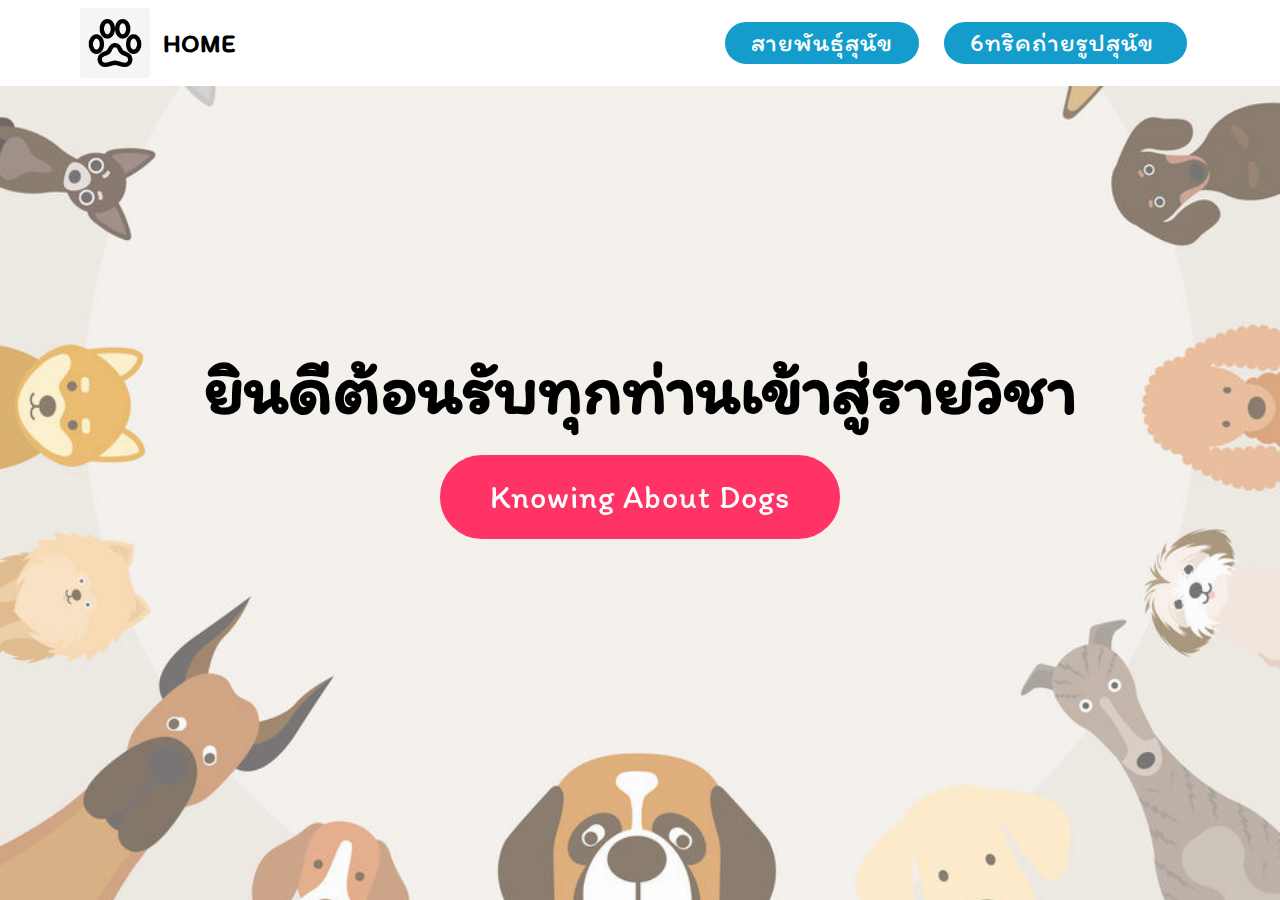
<file: index.html>
<!DOCTYPE html>
<html  >
<head>
  <!-- Site made with Mobirise Website Builder v4.10.15, https://mobirise.com -->
  <meta charset="UTF-8">
  <meta http-equiv="X-UA-Compatible" content="IE=edge">
  <meta name="generator" content="Mobirise v4.10.15, mobirise.com">
  <meta name="viewport" content="width=device-width, initial-scale=1, minimum-scale=1">
  <link rel="shortcut icon" href="assets/images/kisspng-cat-computer-icons-footprint-dog-felidae-footprints-5accdec820d165.1580533115233758161344-244x244.jpg" type="image/x-icon">
  <meta name="description" content="">
  
  <title>Home</title>
  <link rel="stylesheet" href="assets/web/assets/mobirise-icons/mobirise-icons.css">
  <link rel="stylesheet" href="assets/bootstrap/css/bootstrap.min.css">
  <link rel="stylesheet" href="assets/bootstrap/css/bootstrap-grid.min.css">
  <link rel="stylesheet" href="assets/bootstrap/css/bootstrap-reboot.min.css">
  <link rel="stylesheet" href="assets/tether/tether.min.css">
  <link rel="stylesheet" href="assets/dropdown/css/style.css">
  <link rel="stylesheet" href="assets/theme/css/style.css">
  <link rel="preload" as="style" href="assets/mobirise/css/mbr-additional.css"><link rel="stylesheet" href="assets/mobirise/css/mbr-additional.css" type="text/css">
  
  
  
</head>
<body>
  <section class="menu cid-rEvlad5rKX" once="menu" id="menu2-2d">

    

    <nav class="navbar navbar-expand beta-menu navbar-dropdown align-items-center navbar-toggleable-sm">
        <button class="navbar-toggler navbar-toggler-right" type="button" data-toggle="collapse" data-target="#navbarSupportedContent" aria-controls="navbarSupportedContent" aria-expanded="false" aria-label="Toggle navigation">
            <div class="hamburger">
                <span></span>
                <span></span>
                <span></span>
                <span></span>
            </div>
        </button>
        <div class="menu-logo">
            <div class="navbar-brand">
                <span class="navbar-logo">
                    <a href="index.html">
                        <img src="assets/images/kisspng-cat-computer-icons-footprint-dog-felidae-footprints-5accdec820d165.1580533115233758161344-244x244.jpg" alt="Mobirise" title="" style="height: 4.4rem;">
                    </a>
                </span>
                <span class="navbar-caption-wrap"><a class="navbar-caption text-black display-4" href="index.html">HOME</a></span>
            </div>
        </div>
        <div class="collapse navbar-collapse" id="navbarSupportedContent">
            
            <div class="navbar-buttons mbr-section-btn"><a class="btn btn-sm btn-primary display-4" href="page8.html">สายพันธุ์สุนัข</a> <a class="btn btn-sm btn-primary display-4" href="page15.html">  6ทริคถ่ายรูปสุนัข&nbsp;</a></div>
        </div>
    </nav>
</section>

<section class="engine"><a href="https://mobirise.info/r">bootstrap template</a></section><section class="header6 cid-rEpGzKb8BN mbr-fullscreen mbr-parallax-background" id="header6-3">

    

    <div class="mbr-overlay" style="opacity: 0.4; background-color: rgb(249, 249, 249);">
    </div>

    <div class="container">
        <div class="row justify-content-md-center">
            <div class="mbr-white col-md-10">
                <h1 class="mbr-section-title align-center mbr-bold pb-3 mbr-fonts-style display-1">ยินดีต้อนรับทุกท่านเข้าสู่รายวิชา</h1>
                
                <div class="mbr-section-btn align-center"><a class="btn btn-md btn-secondary display-7" href="page17.html">Knowing About Dogs</a></div>
            </div>
        </div>
    </div>

    
</section>


  <script src="assets/web/assets/jquery/jquery.min.js"></script>
  <script src="assets/popper/popper.min.js"></script>
  <script src="assets/bootstrap/js/bootstrap.min.js"></script>
  <script src="assets/tether/tether.min.js"></script>
  <script src="assets/smoothscroll/smooth-scroll.js"></script>
  <script src="assets/parallax/jarallax.min.js"></script>
  <script src="assets/dropdown/js/nav-dropdown.js"></script>
  <script src="assets/dropdown/js/navbar-dropdown.js"></script>
  <script src="assets/touchswipe/jquery.touch-swipe.min.js"></script>
  <script src="assets/theme/js/script.js"></script>
  
  
</body>
</html>
</file>
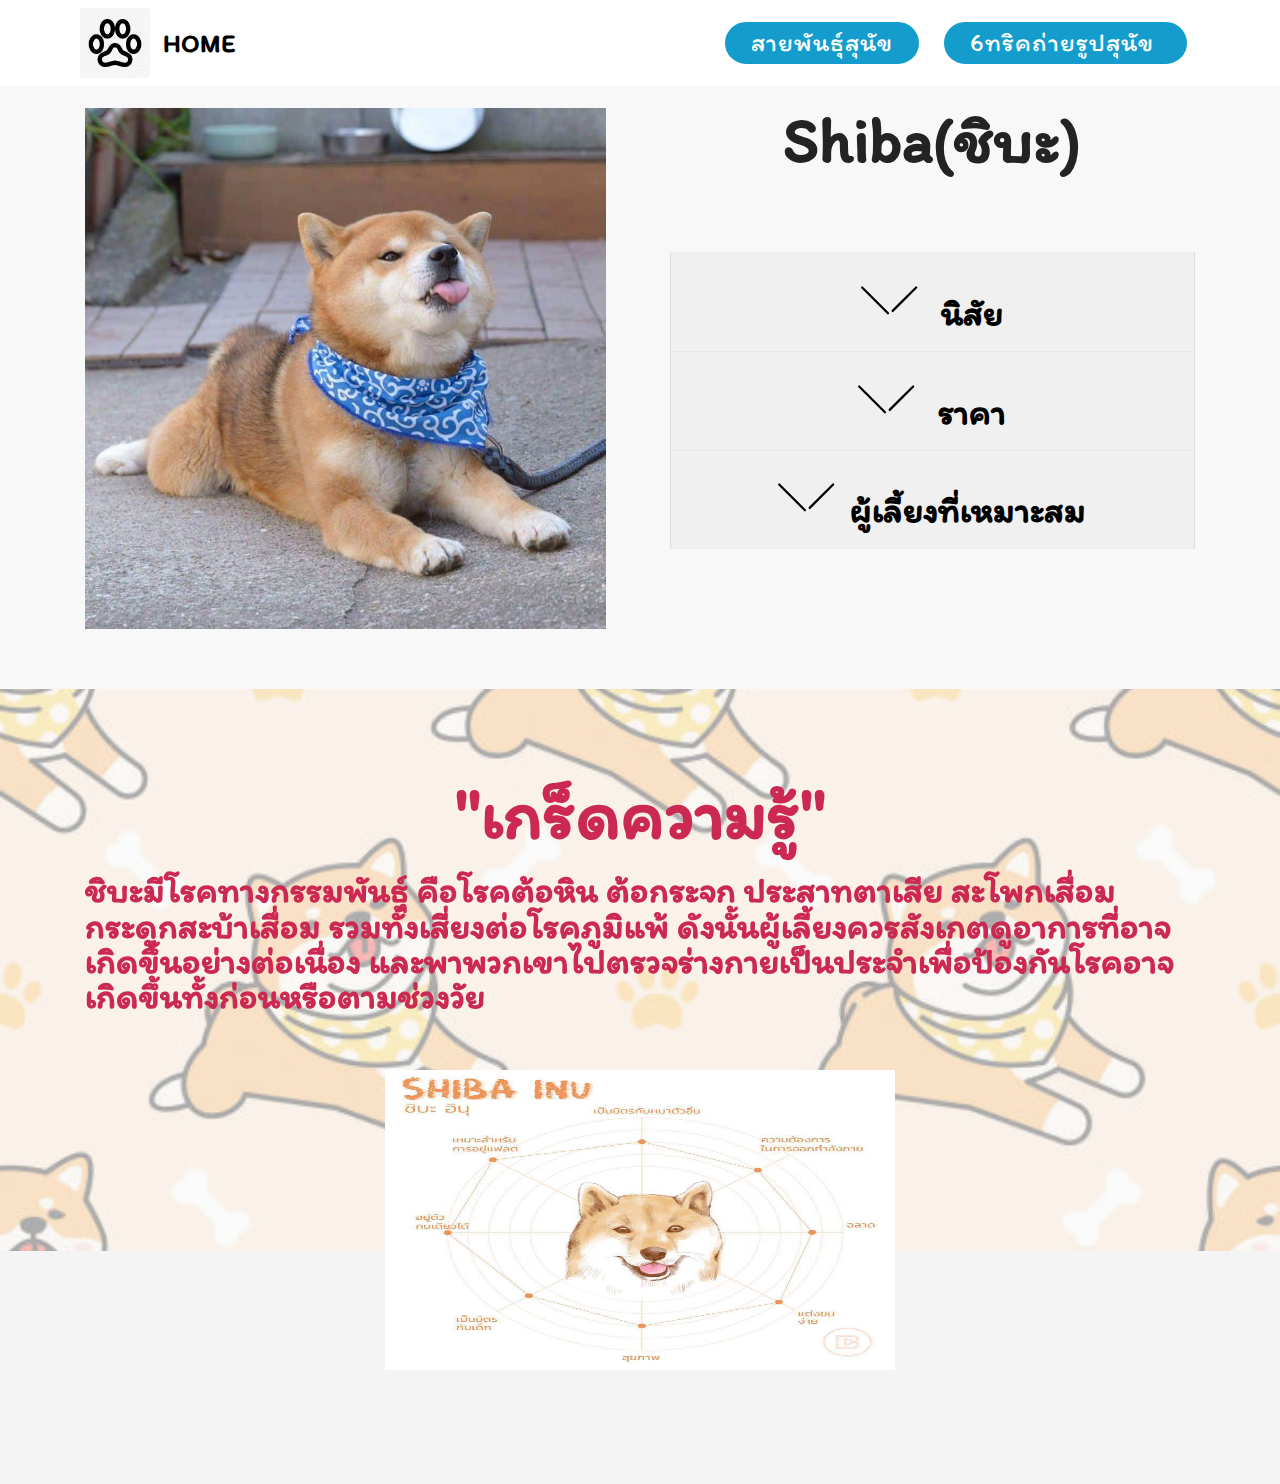
<file: page10.html>
<!DOCTYPE html>
<html  >
<head>
  <!-- Site made with Mobirise Website Builder v4.10.15, https://mobirise.com -->
  <meta charset="UTF-8">
  <meta http-equiv="X-UA-Compatible" content="IE=edge">
  <meta name="generator" content="Mobirise v4.10.15, mobirise.com">
  <meta name="viewport" content="width=device-width, initial-scale=1, minimum-scale=1">
  <link rel="shortcut icon" href="assets/images/kisspng-cat-computer-icons-footprint-dog-felidae-footprints-5accdec820d165.1580533115233758161344-244x244.jpg" type="image/x-icon">
  <meta name="description" content="Website Maker Description">
  
  <title>11 ชิบะ</title>
  <link rel="stylesheet" href="assets/web/assets/mobirise-icons/mobirise-icons.css">
  <link rel="stylesheet" href="assets/bootstrap/css/bootstrap.min.css">
  <link rel="stylesheet" href="assets/bootstrap/css/bootstrap-grid.min.css">
  <link rel="stylesheet" href="assets/bootstrap/css/bootstrap-reboot.min.css">
  <link rel="stylesheet" href="assets/tether/tether.min.css">
  <link rel="stylesheet" href="assets/dropdown/css/style.css">
  <link rel="stylesheet" href="assets/theme/css/style.css">
  <link rel="preload" as="style" href="assets/mobirise/css/mbr-additional.css"><link rel="stylesheet" href="assets/mobirise/css/mbr-additional.css" type="text/css">
  
  
  
</head>
<body>
  <section class="menu cid-rEvlad5rKX" once="menu" id="menu2-2d">

    

    <nav class="navbar navbar-expand beta-menu navbar-dropdown align-items-center navbar-toggleable-sm">
        <button class="navbar-toggler navbar-toggler-right" type="button" data-toggle="collapse" data-target="#navbarSupportedContent" aria-controls="navbarSupportedContent" aria-expanded="false" aria-label="Toggle navigation">
            <div class="hamburger">
                <span></span>
                <span></span>
                <span></span>
                <span></span>
            </div>
        </button>
        <div class="menu-logo">
            <div class="navbar-brand">
                <span class="navbar-logo">
                    <a href="index.html">
                        <img src="assets/images/kisspng-cat-computer-icons-footprint-dog-felidae-footprints-5accdec820d165.1580533115233758161344-244x244.jpg" alt="Mobirise" title="" style="height: 4.4rem;">
                    </a>
                </span>
                <span class="navbar-caption-wrap"><a class="navbar-caption text-black display-4" href="index.html">HOME</a></span>
            </div>
        </div>
        <div class="collapse navbar-collapse" id="navbarSupportedContent">
            
            <div class="navbar-buttons mbr-section-btn"><a class="btn btn-sm btn-primary display-4" href="page8.html">สายพันธุ์สุนัข</a> <a class="btn btn-sm btn-primary display-4" href="page15.html">  6ทริคถ่ายรูปสุนัข&nbsp;</a></div>
        </div>
    </nav>
</section>

<section class="engine"><a href="https://mobirise.info/d">free site maker</a></section><section class="accordion2 cid-rEqRXxgzd2" id="accordion2-1j" data-bg-video="https://www.youtube.com/watch?v=RYWHlsW3qjc">

    


    <div class="mbr-overlay" style="opacity: 0.6; background-color: rgb(255, 255, 255);">
    </div>
    <div class="container">
        <div class="media-container-row pt-5">
            <div class="accordion-content">
                <h2 class="mbr-section-title align-center pb-3 mbr-fonts-style display-2"><strong>Shiba(ชิบะ)</strong></h2>
                
                <div id="bootstrap-accordion_23" class="panel-group accordionStyles accordion pt-5 mt-3" role="tablist" aria-multiselectable="true">
                        <div class="card">
                            <div class="card-header" role="tab" id="headingOne">
                                <a role="button" class="collapsed panel-title text-black" data-toggle="collapse" data-core="" href="#collapse1_23" aria-expanded="false" aria-controls="collapse1">
                                    <h4 class="mbr-fonts-style display-5">
                                        <span class="sign mbr-iconfont mbri-arrow-down inactive"></span><strong>&nbsp;นิสัย</strong></h4>
                                </a>
                            </div>
                            <div id="collapse1_23" class="panel-collapse noScroll collapse" role="tabpanel" aria-labelledby="headingOne" data-parent="#bootstrap-accordion_23">
                                <div class="panel-body p-4">
                                    <p class="mbr-fonts-style panel-text display-7">
                                       สุนัขสายพันธุ์ญี่ปุ่น ฉลาด ปราดเปรียว <br>คล่องแคล่ว ตื่นตัว &nbsp;มีความเป็นสุนัขล่าปนอยู่ขนสั้นง่ายแก่การดูแล อาจจะมีอาการดื้อนิดๆ แต่ถ้าฝึกดีๆ ก็ไม่ได้เป็นปัญหาใหญ่ เหมาะแก่การอยู่แฟลตหรือคอนโดเป็นอย่างยิ่ง&nbsp;</p>
                                </div>
                            </div>
                        </div>
                
                        <div class="card">
                            <div class="card-header" role="tab" id="headingTwo">
                                <a role="button" class="collapsed panel-title text-black" data-toggle="collapse" data-core="" href="#collapse2_23" aria-expanded="false" aria-controls="collapse2">
                                    <h4 class="mbr-fonts-style mbr-fonts-style display-5">
                                        <span class="sign mbr-iconfont mbri-arrow-down inactive"></span><strong>&nbsp;ราคา</strong></h4>
                                </a>
                                
                            </div>
                            <div id="collapse2_23" class="panel-collapse noScroll collapse" role="tabpanel" aria-labelledby="headingTwo" data-parent="#bootstrap-accordion_23">
                                <div class="panel-body p-4">
                                    <p class="mbr-fonts-style panel-text display-7">40,000 - 60,000 บาท<br></p>
                                </div>
                            </div>
                        </div>
                
                        <div class="card">
                            <div class="card-header" role="tab" id="headingThree">
                                <a role="button" class="collapsed panel-title text-black" data-toggle="collapse" data-core="" href="#collapse3_23" aria-expanded="false" aria-controls="collapse3">
                                    <h4 class="mbr-fonts-style display-5">
                                        <span class="sign mbr-iconfont mbri-arrow-down inactive"></span><strong>ผู้เลี้ยงที่เหมาะสม</strong></h4>
                                </a>
                            </div>
                            <div id="collapse3_23" class="panel-collapse noScroll collapse" role="tabpanel" aria-labelledby="headingThree" data-parent="#bootstrap-accordion_23">
                                <div class="panel-body p-4">
                                    <p class="mbr-fonts-style panel-text display-7">พวกเขาเป็นสุนัขที่ปรับตัวได้ดีในทุกสภาพแวดล้อม สามารถอยู่ในอพาร์ตเม้นท์ได้อย่างไม่มีปัญหา แต่อาจต้องพาเขาไปออกกำลังกายนอกบ้านเป็นประจำ ยิ่งถ้าเป็นพื้นที่โล่งกว้างให้เขาได้วิ่งเล่นเขาจะรู้สึกดีมากๆ แต่ควรมีรั้วรอบขอบชิด พวกเขาต้องการความรักและอยู่ร่วมกับครอบครัว ไม่ควรเลี้ยงเขาไว้นอกบ้าน ฝึกวินัยยาก ผู้เลี้ยงจึงต้องมีความอดทนต่อการฝึกพวกเขา&nbsp;<br></p>
                                </div>
                            </div>
                        </div>
                
                        
                
                        
                
                        
                </div>
            </div>
            <div class="mbr-figure" style="width: 105%;">
                    <img src="assets/images/cute-dog-shiba-inu-ryuji-japan-28-800x800.jpg" alt="Mobirise" title="">
            </div>
        </div>
    </div>
</section>

<section class="features15 cid-rEuvMVOKDd mbr-parallax-background" id="features15-1z">

    

    <div class="mbr-overlay" style="opacity: 0.6; background-color: rgb(249, 249, 249);">
    </div>
    <div class="container">
        <h2 class="mbr-section-title pb-3 align-center mbr-fonts-style display-1"><strong>''เกร็ดความรู้''</strong></h2>
        <h3 class="mbr-section-subtitle display-5 align-center mbr-fonts-style"><strong>ชิบะมีโรคทางกรรมพันธุ์ คือโรคต้อหิน ต้อกระจก ประสาทตาเสีย สะโพกเสื่อม กระดูกสะบ้าเสื่อม </strong><strong>รวมทั้งเสี่ยงต่อโรคภูมิแพ้ ดังนั้นผู้เลี้ยงควรสังเกตดูอาการที่อาจเกิดขึ้นอย่างต่อเนื่อง </strong><strong>และพาพวกเขาไปตรวจร่างกายเป็นประจำเพื่อป้องกันโรคอาจเกิดขึ้นทั้งก่อนหรือตามช่วงวัย</strong></h3>

        <div class="media-container-row container pt-5 mt-2">

            <div class="col-12 col-md-6 mb-4">
                <div class="card flip-card p-5 align-center">
                    <div class="card-front card_cont">
                        <img src="assets/images/40485060-2190208091304731-348373391608119296-n-960x960.jpg" alt="Mobirise" title="">
                    </div>
                    <div class="card_back card_cont">
                        <h4 class="card-title display-5 py-2 mbr-fonts-style"><strong>
                            พลังน้องหมาเต็ม 5 ได้เท่าไหร่</strong></h4>
                        <p class="mbr-text mbr-fonts-style display-4">เป็นมิตรกับหมาตัวอื่น 3
<br>ต้องการการออกกำลังกาย 3
<br>ฉลาด 3.5
<br>เสริมสวยง่าย 4
<br>สุขภาพ 3
<br>เป็นมิตรกับเด็ก 3
<br>อยู่ตัวคนเดียวได้ 5
<br>เหมาะสำหรับการอยู่แฟลต 5</p>
                    </div>
                </div>
            </div>

            
            
            

            
        </div>
</div></section>


  <script src="assets/web/assets/jquery/jquery.min.js"></script>
  <script src="assets/popper/popper.min.js"></script>
  <script src="assets/bootstrap/js/bootstrap.min.js"></script>
  <script src="assets/vimeoplayer/jquery.mb.vimeo_player.js"></script>
  <script src="assets/smoothscroll/smooth-scroll.js"></script>
  <script src="assets/mbr-switch-arrow/mbr-switch-arrow.js"></script>
  <script src="assets/tether/tether.min.js"></script>
  <script src="assets/touchswipe/jquery.touch-swipe.min.js"></script>
  <script src="assets/mbr-flip-card/mbr-flip-card.js"></script>
  <script src="assets/parallax/jarallax.min.js"></script>
  <script src="assets/dropdown/js/nav-dropdown.js"></script>
  <script src="assets/dropdown/js/navbar-dropdown.js"></script>
  <script src="assets/ytplayer/jquery.mb.ytplayer.min.js"></script>
  <script src="assets/theme/js/script.js"></script>
  
  
</body>
</html>
</file>
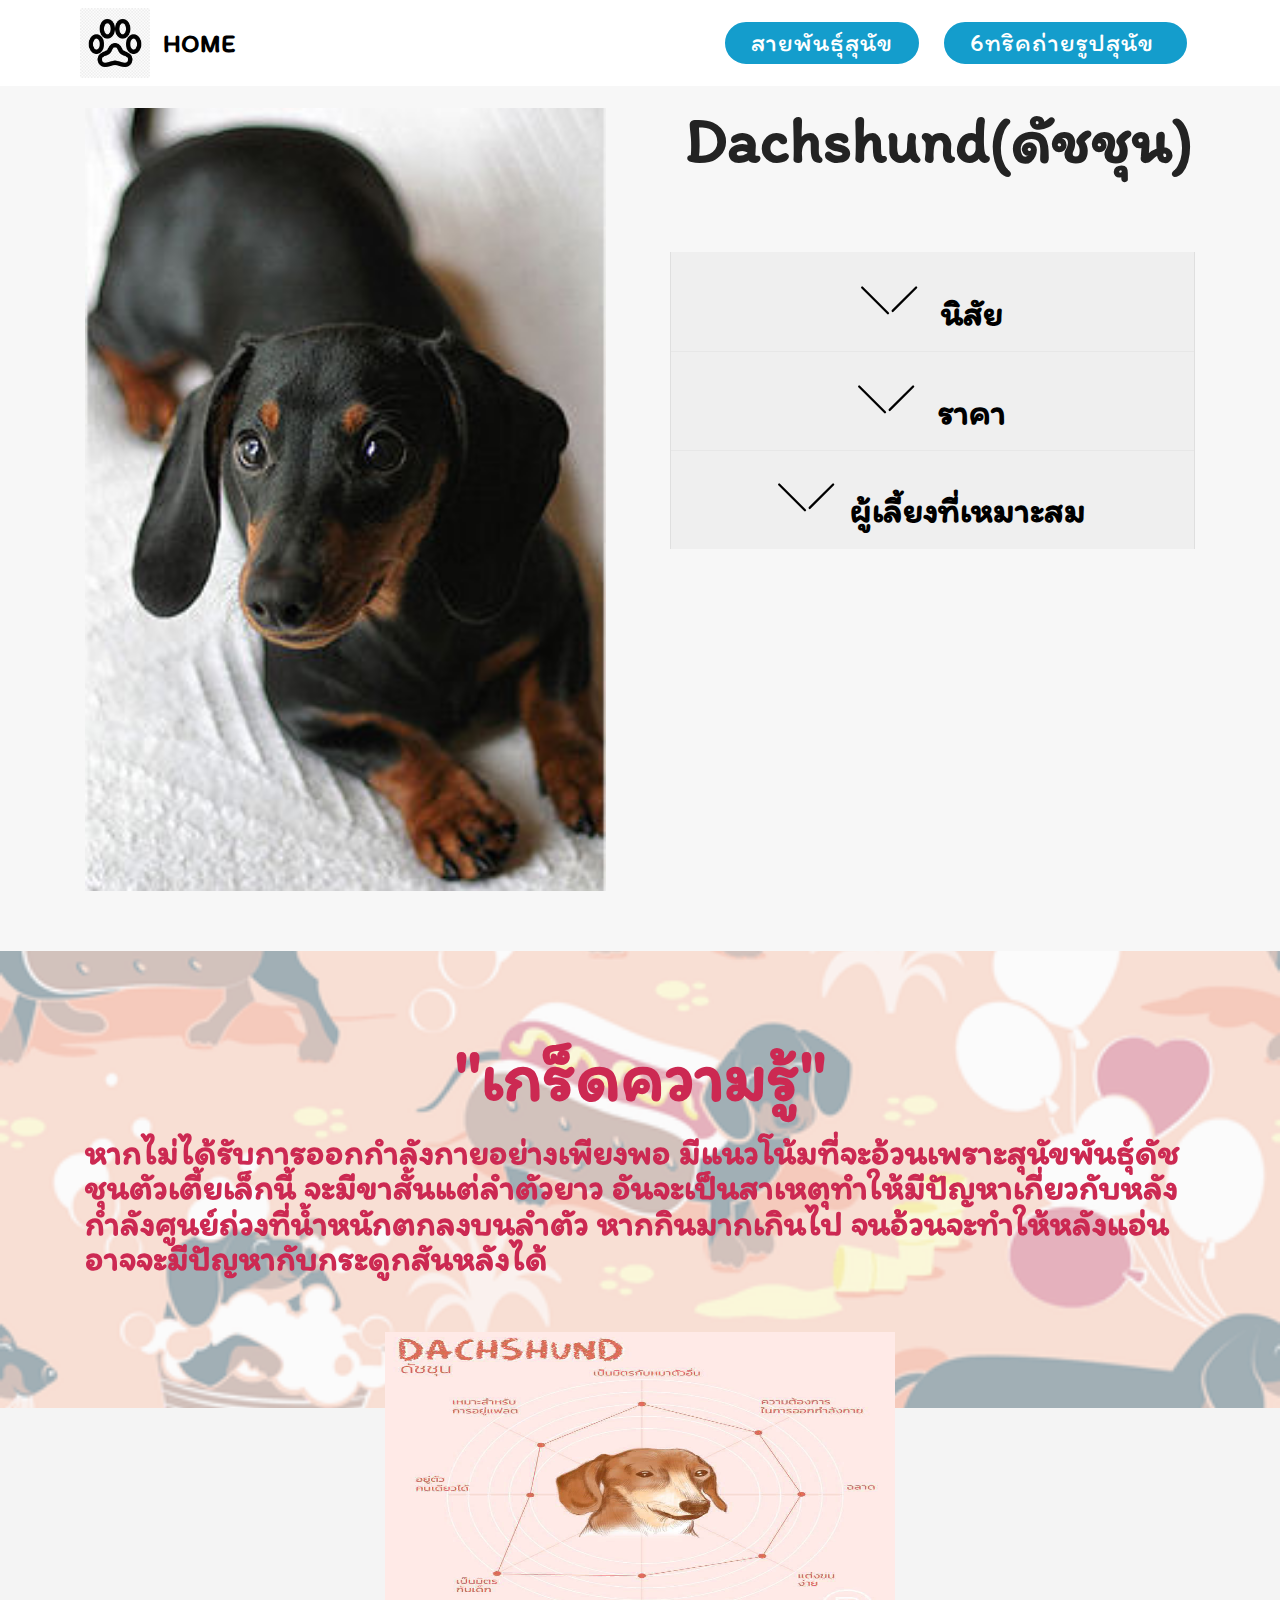
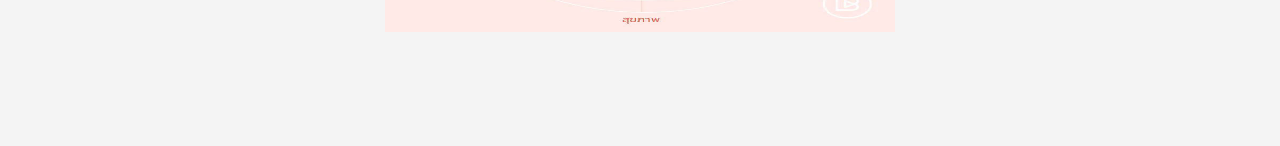
<file: page11.html>
<!DOCTYPE html>
<html  >
<head>
  <!-- Site made with Mobirise Website Builder v4.10.15, https://mobirise.com -->
  <meta charset="UTF-8">
  <meta http-equiv="X-UA-Compatible" content="IE=edge">
  <meta name="generator" content="Mobirise v4.10.15, mobirise.com">
  <meta name="viewport" content="width=device-width, initial-scale=1, minimum-scale=1">
  <link rel="shortcut icon" href="assets/images/kisspng-cat-computer-icons-footprint-dog-felidae-footprints-5accdec820d165.1580533115233758161344-244x244.jpg" type="image/x-icon">
  <meta name="description" content="Web Generator Description">
  
  <title>13 ดัชชุน</title>
  <link rel="stylesheet" href="assets/web/assets/mobirise-icons/mobirise-icons.css">
  <link rel="stylesheet" href="assets/bootstrap/css/bootstrap.min.css">
  <link rel="stylesheet" href="assets/bootstrap/css/bootstrap-grid.min.css">
  <link rel="stylesheet" href="assets/bootstrap/css/bootstrap-reboot.min.css">
  <link rel="stylesheet" href="assets/tether/tether.min.css">
  <link rel="stylesheet" href="assets/dropdown/css/style.css">
  <link rel="stylesheet" href="assets/theme/css/style.css">
  <link rel="preload" as="style" href="assets/mobirise/css/mbr-additional.css"><link rel="stylesheet" href="assets/mobirise/css/mbr-additional.css" type="text/css">
  
  
  
</head>
<body>
  <section class="menu cid-rEvlad5rKX" once="menu" id="menu2-2d">

    

    <nav class="navbar navbar-expand beta-menu navbar-dropdown align-items-center navbar-toggleable-sm">
        <button class="navbar-toggler navbar-toggler-right" type="button" data-toggle="collapse" data-target="#navbarSupportedContent" aria-controls="navbarSupportedContent" aria-expanded="false" aria-label="Toggle navigation">
            <div class="hamburger">
                <span></span>
                <span></span>
                <span></span>
                <span></span>
            </div>
        </button>
        <div class="menu-logo">
            <div class="navbar-brand">
                <span class="navbar-logo">
                    <a href="index.html">
                        <img src="assets/images/kisspng-cat-computer-icons-footprint-dog-felidae-footprints-5accdec820d165.1580533115233758161344-244x244.jpg" alt="Mobirise" title="" style="height: 4.4rem;">
                    </a>
                </span>
                <span class="navbar-caption-wrap"><a class="navbar-caption text-black display-4" href="index.html">HOME</a></span>
            </div>
        </div>
        <div class="collapse navbar-collapse" id="navbarSupportedContent">
            
            <div class="navbar-buttons mbr-section-btn"><a class="btn btn-sm btn-primary display-4" href="page8.html">สายพันธุ์สุนัข</a> <a class="btn btn-sm btn-primary display-4" href="page15.html">  6ทริคถ่ายรูปสุนัข&nbsp;</a></div>
        </div>
    </nav>
</section>

<section class="engine"><a href="https://mobirise.info/y">html website templates</a></section><section class="accordion2 cid-rEqSsYSwAy" id="accordion2-1l" data-bg-video="https://www.youtube.com/watch?v=0puCKr89Xlk">

    


    <div class="mbr-overlay" style="opacity: 0.5; background-color: rgb(255, 255, 255);">
    </div>
    <div class="container">
        <div class="media-container-row pt-5">
            <div class="accordion-content">
                <h2 class="mbr-section-title align-center pb-3 mbr-fonts-style display-2"><strong>&nbsp;Dachshund(ดัชชุน)</strong></h2>
                
                <div id="bootstrap-accordion_17" class="panel-group accordionStyles accordion pt-5 mt-3" role="tablist" aria-multiselectable="true">
                        <div class="card">
                            <div class="card-header" role="tab" id="headingOne">
                                <a role="button" class="collapsed panel-title text-black" data-toggle="collapse" data-core="" href="#collapse1_17" aria-expanded="false" aria-controls="collapse1">
                                    <h4 class="mbr-fonts-style display-5">
                                        <span class="sign mbr-iconfont mbri-arrow-down inactive"></span><strong>&nbsp;นิสัย</strong></h4>
                                </a>
                            </div>
                            <div id="collapse1_17" class="panel-collapse noScroll collapse" role="tabpanel" aria-labelledby="headingOne" data-parent="#bootstrap-accordion_17">
                                <div class="panel-body p-4">
                                    <p class="mbr-fonts-style panel-text display-7">'ดัชชุน' หรือที่ใครหลายคนเรียกว่าเจ้าหมาไส้กรอกนั่นเอง ลักษณะเด่นๆ <br>ของมันก็คือ ฉลาดและขี้ประจบ <br>อาจจะดูขาสั้นๆ กะทัดรัด แต่ถ้าพูดถึงการเคลื่อนไหวแล้ว ไม่ค่อยมีปัญหาจุกจิกมากนัก นับว่าสามารถ เคลื่อนไหวได้อย่างปกติ เหมาะสำหรับการอยู่แฟลตมากๆ&nbsp;เป็นสุนัขที่กล้าหาญ <br>ชอบผจญภัย และขี้สงสัย อีกทั้งยังรักการขุด การล่าสัตว์ เกมไล่ล่า และการติดตามกลิ่น&nbsp;สุนัขพันธุ์นี้ยังชอบใช้เวลาอยู่กับคนและมีส่วนร่วมกับกิจกรรมของครอบครัว ในขณะที่เสียงที่ดังกระหึ่ม<br>ของดัชชุนทำให้มันเป็นสุนัขที่เหมาะสำหรับใช้เฝ้าบ้านอีกด้วย</p>
                                </div>
                            </div>
                        </div>
                
                        <div class="card">
                            <div class="card-header" role="tab" id="headingTwo">
                                <a role="button" class="collapsed panel-title text-black" data-toggle="collapse" data-core="" href="#collapse2_17" aria-expanded="false" aria-controls="collapse2">
                                    <h4 class="mbr-fonts-style mbr-fonts-style display-5">
                                        <span class="sign mbr-iconfont mbri-arrow-down inactive"></span><strong>&nbsp;ราคา</strong></h4>
                                </a>
                                
                            </div>
                            <div id="collapse2_17" class="panel-collapse noScroll collapse" role="tabpanel" aria-labelledby="headingTwo" data-parent="#bootstrap-accordion_17">
                                <div class="panel-body p-4">
                                    <p class="mbr-fonts-style panel-text display-7">3,000 - 5,000 บาท<br></p>
                                </div>
                            </div>
                        </div>
                
                        <div class="card">
                            <div class="card-header" role="tab" id="headingThree">
                                <a role="button" class="collapsed panel-title text-black" data-toggle="collapse" data-core="" href="#collapse3_17" aria-expanded="false" aria-controls="collapse3">
                                    <h4 class="mbr-fonts-style display-5">
                                        <span class="sign mbr-iconfont mbri-arrow-down inactive"></span><strong>ผู้เลี้ยงที่เหมาะสม</strong></h4>
                                </a>
                            </div>
                            <div id="collapse3_17" class="panel-collapse noScroll collapse" role="tabpanel" aria-labelledby="headingThree" data-parent="#bootstrap-accordion_17">
                                <div class="panel-body p-4">
                                    <p class="mbr-fonts-style panel-text display-7">ผู้ที่จะเลี้ยงดัชชุน ควรเป็นผู้เลี้ยง<br>ที่มีเวลาพาสุนัขไปออกกำลังกาย <br>และให้ความสำคัญกับการควบคุม<br>ดูแลสุขภาพของสุนัข<br></p>
                                </div>
                            </div>
                        </div>
                
                        
                
                        
                
                        
                </div>
            </div>
            <div class="mbr-figure" style="width: 105%;">
                    <img src="assets/images/pic23-big-211x317.jpg" alt="Mobirise" title="">
            </div>
        </div>
    </div>
</section>

<section class="features15 cid-rEuyGnuTpQ mbr-parallax-background" id="features15-20">

    

    <div class="mbr-overlay" style="opacity: 0.6; background-color: rgb(249, 249, 249);">
    </div>
    <div class="container">
        <h2 class="mbr-section-title pb-3 align-center mbr-fonts-style display-1"><strong>
            ''เกร็ดความรู้''
        </strong></h2>
        <h3 class="mbr-section-subtitle display-5 align-center mbr-fonts-style"><strong>หากไม่ได้รับการออกกำลังกายอย่างเพียงพอ มีแนวโน้มที่จะอ้วนเพราะสุนัขพันธุ์ดัชชุนตัวเตี้ยเล็กนี้&nbsp;</strong><strong>จะมีขาสั้นแต่ลำตัวยาว อันจะเป็นสาเหตุทำให้มีปัญหาเกี่ยวกับหลัง กำลังศูนย์ถ่วงที่น้ำหนักตกลงบนลำตัว </strong><strong>หากกินมากเกินไป จนอ้วนจะทำให้หลังแอ่นอาจจะมีปัญหากับกระดูกสันหลังได้</strong></h3>

        <div class="media-container-row container pt-5 mt-2">

            <div class="col-12 col-md-6 mb-4">
                <div class="card flip-card p-5 align-center">
                    <div class="card-front card_cont">
                        <img src="assets/images/40491552-2190208121304728-7707626169121636352-n-960x960.jpg" alt="Mobirise" title="">
                    </div>
                    <div class="card_back card_cont">
                        <h4 class="card-title display-5 py-2 mbr-fonts-style"><strong>พลังน้องหมาเต็ม 5 ได้เท่าไหร่</strong></h4>
                        <p class="mbr-text mbr-fonts-style display-4">เป็นมิตรกับหมาตัวอื่น 3
<br>ต้องการการออกกำลังกาย 3
<br>ฉลาด 3
<br>เสริมสวยง่าย 3
<br>สุขภาพ 2
<br>เป็นมิตรกับเด็ก 5
<br>อยู่ตัวคนเดียวได้ 3
<br>เหมาะสำหรับการอยู่แฟลต 5</p>
                    </div>
                </div>
            </div>

            
            
            

            
        </div>
</div></section>


  <script src="assets/web/assets/jquery/jquery.min.js"></script>
  <script src="assets/popper/popper.min.js"></script>
  <script src="assets/bootstrap/js/bootstrap.min.js"></script>
  <script src="assets/vimeoplayer/jquery.mb.vimeo_player.js"></script>
  <script src="assets/smoothscroll/smooth-scroll.js"></script>
  <script src="assets/mbr-switch-arrow/mbr-switch-arrow.js"></script>
  <script src="assets/tether/tether.min.js"></script>
  <script src="assets/touchswipe/jquery.touch-swipe.min.js"></script>
  <script src="assets/mbr-flip-card/mbr-flip-card.js"></script>
  <script src="assets/parallax/jarallax.min.js"></script>
  <script src="assets/dropdown/js/nav-dropdown.js"></script>
  <script src="assets/dropdown/js/navbar-dropdown.js"></script>
  <script src="assets/ytplayer/jquery.mb.ytplayer.min.js"></script>
  <script src="assets/theme/js/script.js"></script>
  
  
</body>
</html>
</file>
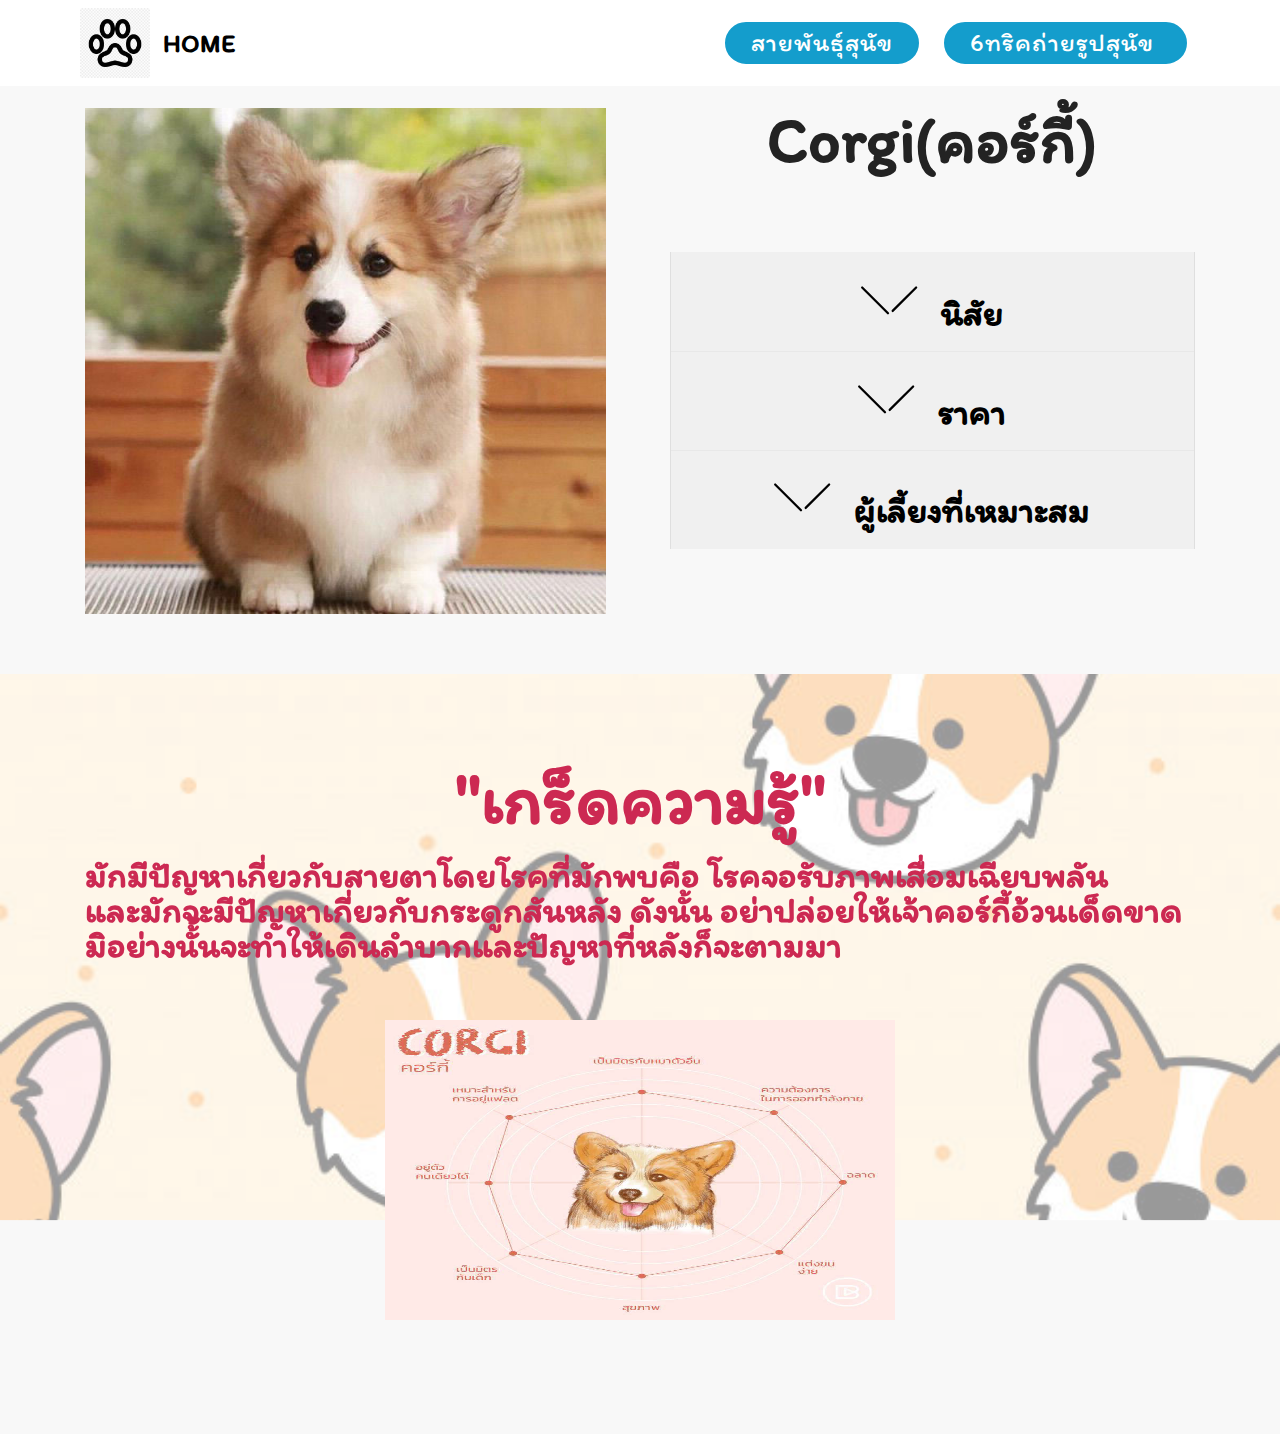
<file: page12.html>
<!DOCTYPE html>
<html  >
<head>
  <!-- Site made with Mobirise Website Builder v4.10.15, https://mobirise.com -->
  <meta charset="UTF-8">
  <meta http-equiv="X-UA-Compatible" content="IE=edge">
  <meta name="generator" content="Mobirise v4.10.15, mobirise.com">
  <meta name="viewport" content="width=device-width, initial-scale=1, minimum-scale=1">
  <link rel="shortcut icon" href="assets/images/kisspng-cat-computer-icons-footprint-dog-felidae-footprints-5accdec820d165.1580533115233758161344-244x244.jpg" type="image/x-icon">
  <meta name="description" content="Website Builder Description">
  
  <title>12 Corgi(คอร์กี้)</title>
  <link rel="stylesheet" href="assets/web/assets/mobirise-icons/mobirise-icons.css">
  <link rel="stylesheet" href="assets/bootstrap/css/bootstrap.min.css">
  <link rel="stylesheet" href="assets/bootstrap/css/bootstrap-grid.min.css">
  <link rel="stylesheet" href="assets/bootstrap/css/bootstrap-reboot.min.css">
  <link rel="stylesheet" href="assets/tether/tether.min.css">
  <link rel="stylesheet" href="assets/dropdown/css/style.css">
  <link rel="stylesheet" href="assets/theme/css/style.css">
  <link rel="preload" as="style" href="assets/mobirise/css/mbr-additional.css"><link rel="stylesheet" href="assets/mobirise/css/mbr-additional.css" type="text/css">
  
  
  
</head>
<body>
  <section class="menu cid-rEvlad5rKX" once="menu" id="menu2-2d">

    

    <nav class="navbar navbar-expand beta-menu navbar-dropdown align-items-center navbar-toggleable-sm">
        <button class="navbar-toggler navbar-toggler-right" type="button" data-toggle="collapse" data-target="#navbarSupportedContent" aria-controls="navbarSupportedContent" aria-expanded="false" aria-label="Toggle navigation">
            <div class="hamburger">
                <span></span>
                <span></span>
                <span></span>
                <span></span>
            </div>
        </button>
        <div class="menu-logo">
            <div class="navbar-brand">
                <span class="navbar-logo">
                    <a href="index.html">
                        <img src="assets/images/kisspng-cat-computer-icons-footprint-dog-felidae-footprints-5accdec820d165.1580533115233758161344-244x244.jpg" alt="Mobirise" title="" style="height: 4.4rem;">
                    </a>
                </span>
                <span class="navbar-caption-wrap"><a class="navbar-caption text-black display-4" href="index.html">HOME</a></span>
            </div>
        </div>
        <div class="collapse navbar-collapse" id="navbarSupportedContent">
            
            <div class="navbar-buttons mbr-section-btn"><a class="btn btn-sm btn-primary display-4" href="page8.html">สายพันธุ์สุนัข</a> <a class="btn btn-sm btn-primary display-4" href="page15.html">  6ทริคถ่ายรูปสุนัข&nbsp;</a></div>
        </div>
    </nav>
</section>

<section class="engine"><a href="https://mobirise.info/f">simple site builder</a></section><section class="accordion2 cid-rEqSWpo9Se" id="accordion2-1n" data-bg-video="https://www.youtube.com/watch?v=iIKE-Yhq_U4&amp;list=PLf7Pime6sgNUom_fs9wktBPMo9IrEHJT-">

    


    <div class="mbr-overlay" style="opacity: 0.6; background-color: rgb(255, 255, 255);">
    </div>
    <div class="container">
        <div class="media-container-row pt-5">
            <div class="accordion-content">
                <h2 class="mbr-section-title align-center pb-3 mbr-fonts-style display-2"><strong>
                        Corgi(คอร์กี้)
                </strong></h2>
                
                <div id="bootstrap-accordion_20" class="panel-group accordionStyles accordion pt-5 mt-3" role="tablist" aria-multiselectable="true">
                        <div class="card">
                            <div class="card-header" role="tab" id="headingOne">
                                <a role="button" class="collapsed panel-title text-black" data-toggle="collapse" data-core="" href="#collapse1_20" aria-expanded="false" aria-controls="collapse1">
                                    <h4 class="mbr-fonts-style display-5">
                                        <span class="sign mbr-iconfont mbri-arrow-down inactive"></span><strong>&nbsp;นิสัย</strong></h4>
                                </a>
                            </div>
                            <div id="collapse1_20" class="panel-collapse noScroll collapse" role="tabpanel" aria-labelledby="headingOne" data-parent="#bootstrap-accordion_20">
                                <div class="panel-body p-4">
                                    <p class="mbr-fonts-style panel-text display-7">
                                       ตัวเตี้ย ขาสั้น น่าฟัดสุดๆ นอกจากขนาดที่ทำให้ใครหลายๆคนต้องตกเป็นทาสแล้ว ยังมีความฉลาด แสนรู้ เห่าเก่ง ซื่อสัตย์ เชื่อฟังเจ้าของ เพียบพร้อมในหลายๆด้าน แถมดูแลไม่ยุ่งยาก&nbsp;<br>คอร์กี้จะอาศัยร่วมกับสัตว์เลี้ยงตัวอื่นหรือเด็กๆ ที่ถูกเลี้ยงมาพร้อมกับมันได้ แต่พึงระลึกไว้เสมอว่าบางครั้งมันอาจจะวิ่งไล่หรือขบที่ขาของเด็กๆที่กำลังวิ่งได้ <br>จากสัญชาตญาณการต้อนสัตว์ของเขา</p>
                                </div>
                            </div>
                        </div>
                
                        <div class="card">
                            <div class="card-header" role="tab" id="headingTwo">
                                <a role="button" class="collapsed panel-title text-black" data-toggle="collapse" data-core="" href="#collapse2_20" aria-expanded="false" aria-controls="collapse2">
                                    <h4 class="mbr-fonts-style mbr-fonts-style display-5">
                                        <span class="sign mbr-iconfont mbri-arrow-down inactive"></span><strong>&nbsp;ราคา</strong></h4>
                                </a>
                                
                            </div>
                            <div id="collapse2_20" class="panel-collapse noScroll collapse" role="tabpanel" aria-labelledby="headingTwo" data-parent="#bootstrap-accordion_20">
                                <div class="panel-body p-4">
                                    <p class="mbr-fonts-style panel-text display-7">
                                       15,000 - 30,000 บาท</p>
                                </div>
                            </div>
                        </div>
                
                        <div class="card">
                            <div class="card-header" role="tab" id="headingThree">
                                <a role="button" class="collapsed panel-title text-black" data-toggle="collapse" data-core="" href="#collapse3_20" aria-expanded="false" aria-controls="collapse3">
                                    <h4 class="mbr-fonts-style display-5">
                                        <span class="sign mbr-iconfont mbri-arrow-down inactive"></span><strong>&nbsp;ผู้เลี้ยงที่เหมาะสม</strong></h4>
                                </a>
                            </div>
                            <div id="collapse3_20" class="panel-collapse noScroll collapse" role="tabpanel" aria-labelledby="headingThree" data-parent="#bootstrap-accordion_20">
                                <div class="panel-body p-4">
                                    <p class="mbr-fonts-style panel-text display-7">สุนัขคอร์กี้ ไม่ต้องการพื้นที่อะไรมากนัก ห้องหรือบ้านเล็กๆ ก็อยู่ได้ เพียงแต่มีเวลาพาเขาออกไปวิ่งข้างนอกบ้านบ่อยๆ ก็เท่านั้นเอง</p>
                                </div>
                            </div>
                        </div>
                
                        
                
                        
                
                        
                </div>
            </div>
            <div class="mbr-figure" style="width: 105%;">
                    <img src="assets/images/5be84f684cb91a9783116073ba0d740a-640x621.jpg" alt="Mobirise" title="">
            </div>
        </div>
    </div>
</section>

<section class="features15 cid-rEuqQol0DM mbr-parallax-background" id="features15-1x">

    

    <div class="mbr-overlay" style="opacity: 0.6; background-color: rgb(255, 255, 255);">
    </div>
    <div class="container">
        <h2 class="mbr-section-title pb-3 align-center mbr-fonts-style display-1"><strong>
            ''เกร็ดความรู้''
        </strong></h2>
        <h3 class="mbr-section-subtitle display-5 align-center mbr-fonts-style"><strong>มักมีปัญหาเกี่ยวกับสายตาโดยโรคที่มักพบคือ โรคจอรับภาพเสื่อมเฉียบพลัน </strong><br><strong>และมักจะมีปัญหาเกี่ยวกับกระดูกสันหลัง ดังนั้น อย่าปล่อยให้เจ้าคอร์กี้อ้วนเด็ดขาด มิอย่างนั้้นจะทำให้เดินลำบากและปัญหาที่หลังก็จะตามมา</strong></h3>

        <div class="media-container-row container pt-5 mt-2">

            <div class="col-12 col-md-6 mb-4">
                <div class="card flip-card p-5 align-center">
                    <div class="card-front card_cont">
                        <img src="assets/images/40172246-2190208294638044-1055641057993162752-n-1-960x960.jpg" alt="Mobirise" title="">
                    </div>
                    <div class="card_back card_cont">
                        <h4 class="card-title display-5 py-2 mbr-fonts-style"><strong>พลังน้องหมาเต็ม 5 ได้เท่าไหร่</strong></h4>
                        <p class="mbr-text mbr-fonts-style display-4">เป็นมิตรกับหมาตัวอื่น 3
<br>ต้องการการออกกำลังกาย 4
<br>ฉลาด 5
<br>เสริมสวยง่าย 4
<br>สุขภาพ 3
<br>เป็นมิตรกับเด็ก 4
<br>อยู่ตัวคนเดียวได้ 3
<br>เหมาะสำหรับการอยู่แฟลต 4&nbsp;<br></p>
                    </div>
                </div>
            </div>

            
            
            

            
        </div>
</div></section>


  <script src="assets/web/assets/jquery/jquery.min.js"></script>
  <script src="assets/popper/popper.min.js"></script>
  <script src="assets/bootstrap/js/bootstrap.min.js"></script>
  <script src="assets/vimeoplayer/jquery.mb.vimeo_player.js"></script>
  <script src="assets/smoothscroll/smooth-scroll.js"></script>
  <script src="assets/mbr-switch-arrow/mbr-switch-arrow.js"></script>
  <script src="assets/tether/tether.min.js"></script>
  <script src="assets/touchswipe/jquery.touch-swipe.min.js"></script>
  <script src="assets/mbr-flip-card/mbr-flip-card.js"></script>
  <script src="assets/parallax/jarallax.min.js"></script>
  <script src="assets/dropdown/js/nav-dropdown.js"></script>
  <script src="assets/dropdown/js/navbar-dropdown.js"></script>
  <script src="assets/ytplayer/jquery.mb.ytplayer.min.js"></script>
  <script src="assets/theme/js/script.js"></script>
  
  
</body>
</html>
</file>
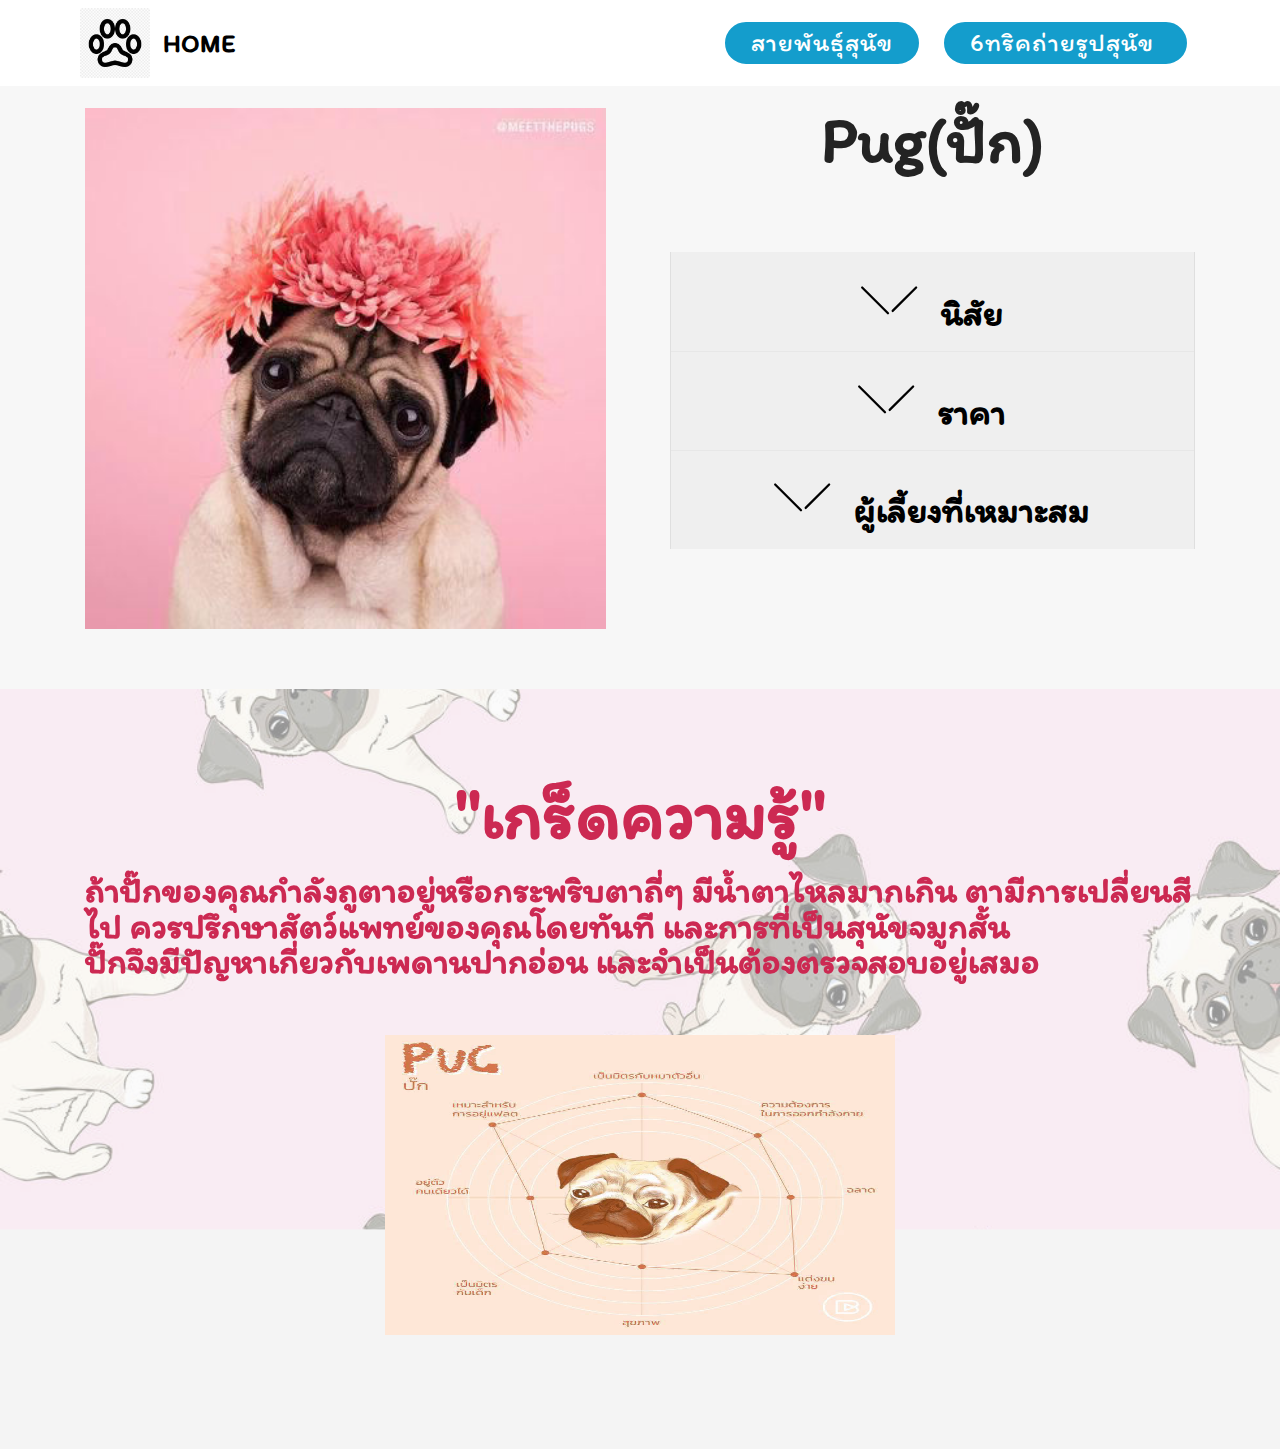
<file: page13.html>
<!DOCTYPE html>
<html  >
<head>
  <!-- Site made with Mobirise Website Builder v4.10.15, https://mobirise.com -->
  <meta charset="UTF-8">
  <meta http-equiv="X-UA-Compatible" content="IE=edge">
  <meta name="generator" content="Mobirise v4.10.15, mobirise.com">
  <meta name="viewport" content="width=device-width, initial-scale=1, minimum-scale=1">
  <link rel="shortcut icon" href="assets/images/kisspng-cat-computer-icons-footprint-dog-felidae-footprints-5accdec820d165.1580533115233758161344-244x244.jpg" type="image/x-icon">
  <meta name="description" content="Web Builder Description">
  
  <title>10 Pug(ปั๊ก)</title>
  <link rel="stylesheet" href="assets/web/assets/mobirise-icons/mobirise-icons.css">
  <link rel="stylesheet" href="assets/bootstrap/css/bootstrap.min.css">
  <link rel="stylesheet" href="assets/bootstrap/css/bootstrap-grid.min.css">
  <link rel="stylesheet" href="assets/bootstrap/css/bootstrap-reboot.min.css">
  <link rel="stylesheet" href="assets/tether/tether.min.css">
  <link rel="stylesheet" href="assets/dropdown/css/style.css">
  <link rel="stylesheet" href="assets/theme/css/style.css">
  <link rel="preload" as="style" href="assets/mobirise/css/mbr-additional.css"><link rel="stylesheet" href="assets/mobirise/css/mbr-additional.css" type="text/css">
  
  
  
</head>
<body>
  <section class="menu cid-rEvlad5rKX" once="menu" id="menu2-2d">

    

    <nav class="navbar navbar-expand beta-menu navbar-dropdown align-items-center navbar-toggleable-sm">
        <button class="navbar-toggler navbar-toggler-right" type="button" data-toggle="collapse" data-target="#navbarSupportedContent" aria-controls="navbarSupportedContent" aria-expanded="false" aria-label="Toggle navigation">
            <div class="hamburger">
                <span></span>
                <span></span>
                <span></span>
                <span></span>
            </div>
        </button>
        <div class="menu-logo">
            <div class="navbar-brand">
                <span class="navbar-logo">
                    <a href="index.html">
                        <img src="assets/images/kisspng-cat-computer-icons-footprint-dog-felidae-footprints-5accdec820d165.1580533115233758161344-244x244.jpg" alt="Mobirise" title="" style="height: 4.4rem;">
                    </a>
                </span>
                <span class="navbar-caption-wrap"><a class="navbar-caption text-black display-4" href="index.html">HOME</a></span>
            </div>
        </div>
        <div class="collapse navbar-collapse" id="navbarSupportedContent">
            
            <div class="navbar-buttons mbr-section-btn"><a class="btn btn-sm btn-primary display-4" href="page8.html">สายพันธุ์สุนัข</a> <a class="btn btn-sm btn-primary display-4" href="page15.html">  6ทริคถ่ายรูปสุนัข&nbsp;</a></div>
        </div>
    </nav>
</section>

<section class="engine"><a href="https://mobirise.info/x">css templates</a></section><section class="accordion2 cid-rEqT5Kzz1L" id="accordion2-1p" data-bg-video="https://www.youtube.com/watch?v=EzY0PNvVck8">

    


    <div class="mbr-overlay" style="opacity: 0.5; background-color: rgb(255, 255, 255);">
    </div>
    <div class="container">
        <div class="media-container-row pt-5">
            <div class="accordion-content">
                <h2 class="mbr-section-title align-center pb-3 mbr-fonts-style display-2"><strong>
                        Pug(ปั๊ก)
                </strong></h2>
                
                <div id="bootstrap-accordion_26" class="panel-group accordionStyles accordion pt-5 mt-3" role="tablist" aria-multiselectable="true">
                        <div class="card">
                            <div class="card-header" role="tab" id="headingOne">
                                <a role="button" class="collapsed panel-title text-black" data-toggle="collapse" data-core="" href="#collapse1_26" aria-expanded="false" aria-controls="collapse1">
                                    <h4 class="mbr-fonts-style display-5">
                                        <span class="sign mbr-iconfont mbri-arrow-down inactive"></span><strong>&nbsp;นิสัย</strong></h4>
                                </a>
                            </div>
                            <div id="collapse1_26" class="panel-collapse noScroll collapse" role="tabpanel" aria-labelledby="headingOne" data-parent="#bootstrap-accordion_26">
                                <div class="panel-body p-4">
                                    <p class="mbr-fonts-style panel-text display-7">เป็นสุนัขที่มีลักษณะเป็นมิตร <br>ปราดเปรียว ว่องไว อารมณ์ดี <br>อยากรู้อยากเห็น ชอบเข้าสังคม <br>มีความนุ่มนวล แต่บางครั้งอาจมีความตื่นตัวและมีพละกำลังในการเล่นมาก ไม่ชอบทะเลาะเบาะแว้งกับสุนัขตัวอื่นๆ มีความซื่อสัตย์ต่อเจ้าของ ชอบพบปะทักทายกับคน ไม่ว่าจะเป็นเจ้าของหรือคนแปลกหน้า มีความฉลาดในระดับปานกลาง
แม้จะเป็นสุนัขสายพันธุ์ที่ชอบเข้าสังคม แต่ปั๊กก็เป็นสุนัขที่มีความเป็นตัวของตัวเองสูง ดื้อรั้น <br>แต่เข้มแข็ง มันมีนิสัยชอบเอาชนะ <br>และเด็ดเดี่ยวมากพอตัวทีเดียว&nbsp;<br></p>
                                </div>
                            </div>
                        </div>
                
                        <div class="card">
                            <div class="card-header" role="tab" id="headingTwo">
                                <a role="button" class="collapsed panel-title text-black" data-toggle="collapse" data-core="" href="#collapse2_26" aria-expanded="false" aria-controls="collapse2">
                                    <h4 class="mbr-fonts-style mbr-fonts-style display-5">
                                        <span class="sign mbr-iconfont mbri-arrow-down inactive"></span><strong>&nbsp;ราคา</strong></h4>
                                </a>
                                
                            </div>
                            <div id="collapse2_26" class="panel-collapse noScroll collapse" role="tabpanel" aria-labelledby="headingTwo" data-parent="#bootstrap-accordion_26">
                                <div class="panel-body p-4">
                                    <p class="mbr-fonts-style panel-text display-7">
                                       4,000 - 20,000 บาท</p>
                                </div>
                            </div>
                        </div>
                
                        <div class="card">
                            <div class="card-header" role="tab" id="headingThree">
                                <a role="button" class="collapsed panel-title text-black" data-toggle="collapse" data-core="" href="#collapse3_26" aria-expanded="false" aria-controls="collapse3">
                                    <h4 class="mbr-fonts-style display-5">
                                        <span class="sign mbr-iconfont mbri-arrow-down inactive"></span><strong>&nbsp;ผู้เลี้ยงที่เหมาะสม</strong></h4>
                                </a>
                            </div>
                            <div id="collapse3_26" class="panel-collapse noScroll collapse" role="tabpanel" aria-labelledby="headingThree" data-parent="#bootstrap-accordion_26">
                                <div class="panel-body p-4">
                                    <p class="mbr-fonts-style panel-text display-7">มีความอดทน เพราะปั๊ก เป็นสุนัขที่ฉลาด และมีแนวโน้มที่จะดื้อไม่ค่อยเชื่อฟังคำสั่ง ไม่ง่ายเลยที่จะฝึกสุนัขพันธุ์ปั๊ก แต่ก็สามารถฝึกได้ และจะทำให้พวกเขาเป็นสุนัขที่ดีต่อไป</p>
                                </div>
                            </div>
                        </div>
                
                        
                
                        
                
                        
                </div>
            </div>
            <div class="mbr-figure" style="width: 105%;">
                    <img src="assets/images/utw9jpdz-400x400-1-400x400.jpg" alt="Mobirise" title="">
            </div>
        </div>
    </div>
</section>

<section class="features15 cid-rEuL4pIglG mbr-parallax-background" id="features15-21">

    

    <div class="mbr-overlay" style="opacity: 0.6; background-color: rgb(249, 249, 249);">
    </div>
    <div class="container">
        <h2 class="mbr-section-title pb-3 align-center mbr-fonts-style display-1"><strong>
            ''เกร็ดความรู้''
        </strong></h2>
        <h3 class="mbr-section-subtitle display-5 align-center mbr-fonts-style"><strong>ถ้าปั๊กของคุณกำลังถูตาอยู่หรือกระพริบตาถี่ๆ มีน้ำตาไหลมากเกิน ตามีการเปลี่ยนสีไป ควรปรึกษาสัตว์แพทย์ของคุณโดยทันที </strong><strong>และการที่เป็นสุนัขจมูกสั้น </strong><br><strong>ปั๊กจึงมีปัญหาเกี่ยวกับเพดานปากอ่อน และจำเป็นต้องตรวจสอบอยู่เสมอ&nbsp;</strong></h3>

        <div class="media-container-row container pt-5 mt-2">

            <div class="col-12 col-md-6 mb-4">
                <div class="card flip-card p-5 align-center">
                    <div class="card-front card_cont">
                        <img src="assets/images/40458258-2190208097971397-2577861906752602112-n-960x960.jpg" alt="Mobirise" title="">
                    </div>
                    <div class="card_back card_cont">
                        <h4 class="card-title display-5 py-2 mbr-fonts-style"><strong>พลังน้องหมาเต็ม 5 ได้เท่าไหร่</strong></h4>
                        <p class="mbr-text mbr-fonts-style display-4">เป็นมิตรกับหมาตัวอื่น 4
<br>ต้องการการออกกำลังกาย 3
<br>ฉลาด 2.5
<br>เสริมสวยง่าย 5
<br>สุขภาพ 1
<br>เป็นมิตรกับเด็ก 2
<br>อยู่ตัวคนเดียวได้ 1
<br>เหมาะสำหรับการอยู่แฟลต 5</p>
                    </div>
                </div>
            </div>

            
            
            

            
        </div>
</div></section>


  <script src="assets/web/assets/jquery/jquery.min.js"></script>
  <script src="assets/popper/popper.min.js"></script>
  <script src="assets/bootstrap/js/bootstrap.min.js"></script>
  <script src="assets/vimeoplayer/jquery.mb.vimeo_player.js"></script>
  <script src="assets/smoothscroll/smooth-scroll.js"></script>
  <script src="assets/mbr-switch-arrow/mbr-switch-arrow.js"></script>
  <script src="assets/tether/tether.min.js"></script>
  <script src="assets/touchswipe/jquery.touch-swipe.min.js"></script>
  <script src="assets/mbr-flip-card/mbr-flip-card.js"></script>
  <script src="assets/parallax/jarallax.min.js"></script>
  <script src="assets/dropdown/js/nav-dropdown.js"></script>
  <script src="assets/dropdown/js/navbar-dropdown.js"></script>
  <script src="assets/ytplayer/jquery.mb.ytplayer.min.js"></script>
  <script src="assets/theme/js/script.js"></script>
  
  
</body>
</html>
</file>
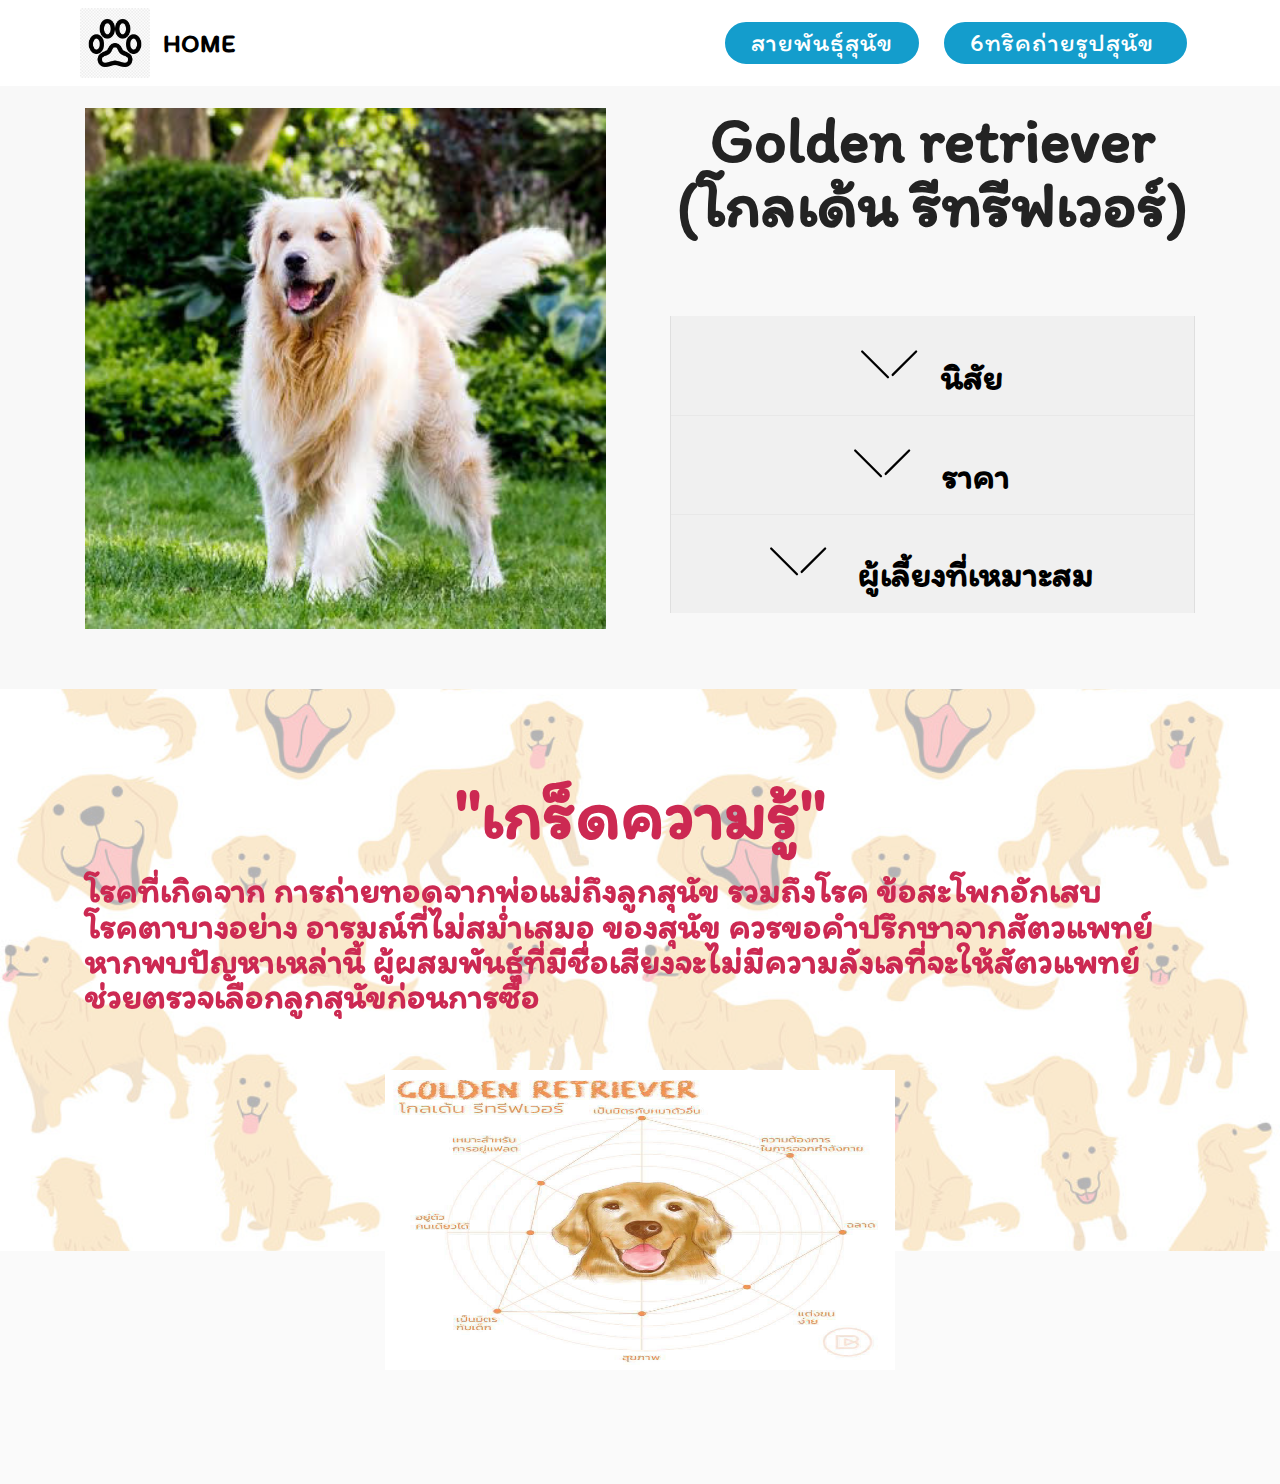
<file: page14.html>
<!DOCTYPE html>
<html  >
<head>
  <!-- Site made with Mobirise Website Builder v4.10.15, https://mobirise.com -->
  <meta charset="UTF-8">
  <meta http-equiv="X-UA-Compatible" content="IE=edge">
  <meta name="generator" content="Mobirise v4.10.15, mobirise.com">
  <meta name="viewport" content="width=device-width, initial-scale=1, minimum-scale=1">
  <link rel="shortcut icon" href="assets/images/kisspng-cat-computer-icons-footprint-dog-felidae-footprints-5accdec820d165.1580533115233758161344-244x244.jpg" type="image/x-icon">
  <meta name="description" content="Site Creator Description">
  
  <title>15 (โกลเด้น รีทรีฟเวอร์)</title>
  <link rel="stylesheet" href="assets/web/assets/mobirise-icons/mobirise-icons.css">
  <link rel="stylesheet" href="assets/bootstrap/css/bootstrap.min.css">
  <link rel="stylesheet" href="assets/bootstrap/css/bootstrap-grid.min.css">
  <link rel="stylesheet" href="assets/bootstrap/css/bootstrap-reboot.min.css">
  <link rel="stylesheet" href="assets/tether/tether.min.css">
  <link rel="stylesheet" href="assets/dropdown/css/style.css">
  <link rel="stylesheet" href="assets/theme/css/style.css">
  <link rel="preload" as="style" href="assets/mobirise/css/mbr-additional.css"><link rel="stylesheet" href="assets/mobirise/css/mbr-additional.css" type="text/css">
  
  
  
</head>
<body>
  <section class="menu cid-rEvlad5rKX" once="menu" id="menu2-2d">

    

    <nav class="navbar navbar-expand beta-menu navbar-dropdown align-items-center navbar-toggleable-sm">
        <button class="navbar-toggler navbar-toggler-right" type="button" data-toggle="collapse" data-target="#navbarSupportedContent" aria-controls="navbarSupportedContent" aria-expanded="false" aria-label="Toggle navigation">
            <div class="hamburger">
                <span></span>
                <span></span>
                <span></span>
                <span></span>
            </div>
        </button>
        <div class="menu-logo">
            <div class="navbar-brand">
                <span class="navbar-logo">
                    <a href="index.html">
                        <img src="assets/images/kisspng-cat-computer-icons-footprint-dog-felidae-footprints-5accdec820d165.1580533115233758161344-244x244.jpg" alt="Mobirise" title="" style="height: 4.4rem;">
                    </a>
                </span>
                <span class="navbar-caption-wrap"><a class="navbar-caption text-black display-4" href="index.html">HOME</a></span>
            </div>
        </div>
        <div class="collapse navbar-collapse" id="navbarSupportedContent">
            
            <div class="navbar-buttons mbr-section-btn"><a class="btn btn-sm btn-primary display-4" href="page8.html">สายพันธุ์สุนัข</a> <a class="btn btn-sm btn-primary display-4" href="page15.html">  6ทริคถ่ายรูปสุนัข&nbsp;</a></div>
        </div>
    </nav>
</section>

<section class="engine"><a href="https://mobirise.info/f">simple site maker</a></section><section class="accordion2 cid-rEuRtTvDFA" id="accordion2-22" data-bg-video="https://www.youtube.com/watch?v=6M_BXoq8KCo">

    


    <div class="mbr-overlay" style="opacity: 0.6; background-color: rgb(255, 255, 255);">
    </div>
    <div class="container">
        <div class="media-container-row pt-5">
            <div class="accordion-content">
                <h2 class="mbr-section-title align-center pb-3 mbr-fonts-style display-2"><strong>Golden retriever
</strong><div><strong>(โกลเด้น รีทรีฟเวอร์)</strong></div></h2>
                
                <div id="bootstrap-accordion_11" class="panel-group accordionStyles accordion pt-5 mt-3" role="tablist" aria-multiselectable="true">
                        <div class="card">
                            <div class="card-header" role="tab" id="headingOne">
                                <a role="button" class="collapsed panel-title text-black" data-toggle="collapse" data-core="" href="#collapse1_11" aria-expanded="false" aria-controls="collapse1">
                                    <h4 class="mbr-fonts-style display-5">
                                        <span class="sign mbr-iconfont mbri-arrow-down inactive"></span><strong>&nbsp;นิสัย</strong></h4>
                                </a>
                            </div>
                            <div id="collapse1_11" class="panel-collapse noScroll collapse" role="tabpanel" aria-labelledby="headingOne" data-parent="#bootstrap-accordion_11">
                                <div class="panel-body p-4">
                                    <p class="mbr-fonts-style panel-text display-7">สุนัขพันธ์ุขนทองสุดชิค มีความเป็นมิตรถึงขีดสุด ฉลาด ขี้เล่น ร่าเริง <br>รักเจ้าของ มีขนาดปานกลางไปถึงใหญ่&nbsp;<br>ต้องดูแลเกี่ยวกับเรื่องขนเป็นพิเศษ เหมาะสำหรับการเลี้ยงเป็นเพื่อน <br>ชอบอยู่กับคนและสัตว์อื่น มีมนุษย์สัมพันธ์ดี ค่อนข้างติดคนหรืออยากให้เจ้าของสนใจ ชอบเห่าเมื่อมีคนอยู่หน้าประตูบ้าน แต่บ่อยครั้งที่การเห่านั้น<br>เป็นการแสดงความทักทายไม่ใช่การขู่</p>
                                </div>
                            </div>
                        </div>
                
                        <div class="card">
                            <div class="card-header" role="tab" id="headingTwo">
                                <a role="button" class="collapsed panel-title text-black" data-toggle="collapse" data-core="" href="#collapse2_11" aria-expanded="false" aria-controls="collapse2">
                                    <h4 class="mbr-fonts-style mbr-fonts-style display-5">
                                        <span class="sign mbr-iconfont mbri-arrow-down inactive"></span><strong>&nbsp; ราคา</strong></h4>
                                </a>
                                
                            </div>
                            <div id="collapse2_11" class="panel-collapse noScroll collapse" role="tabpanel" aria-labelledby="headingTwo" data-parent="#bootstrap-accordion_11">
                                <div class="panel-body p-4">
                                    <p class="mbr-fonts-style panel-text display-7">6,000 - 20,000 บาท</p>
                                </div>
                            </div>
                        </div>
                
                        <div class="card">
                            <div class="card-header" role="tab" id="headingThree">
                                <a role="button" class="collapsed panel-title text-black" data-toggle="collapse" data-core="" href="#collapse3_11" aria-expanded="false" aria-controls="collapse3">
                                    <h4 class="mbr-fonts-style display-5">
                                        <span class="sign mbr-iconfont mbri-arrow-down inactive"></span><strong>&nbsp; ผู้เลี้ยงที่เหมาะสม</strong></h4>
                                </a>
                            </div>
                            <div id="collapse3_11" class="panel-collapse noScroll collapse" role="tabpanel" aria-labelledby="headingThree" data-parent="#bootstrap-accordion_11">
                                <div class="panel-body p-4">
                                    <p class="mbr-fonts-style panel-text display-7">มีพื้นที่ค่อนข้างกว้างระดับนึง <br>เพราะน้องมีขนาดตัวที่ค่อนข้างใหญ่ พื้นที่เล็กๆอาจจะไม่เหมาะกับการเลี้ยง แต่ใครที่กำลังมองหาสุนัขที่เต็มไปด้วยความสุภาพน่ารัก
และเป็นมิตร<br> ต้องโกลเด้นเลย&nbsp;</p>
                                </div>
                            </div>
                        </div>
                
                        
                
                        
                
                        
                </div>
            </div>
            <div class="mbr-figure" style="width: 105%;">
                    <img src="assets/images/2-400x400.jpg" alt="Mobirise" title="">
            </div>
        </div>
    </div>
</section>

<section class="features15 cid-rEuSIIwLeo mbr-parallax-background" id="features15-24">

    

    <div class="mbr-overlay" style="opacity: 0.7; background-color: rgb(255, 255, 255);">
    </div>
    <div class="container">
        <h2 class="mbr-section-title pb-3 align-center mbr-fonts-style display-1"><strong>
            ''เกร็ดความรู้''
        </strong></h2>
        <h3 class="mbr-section-subtitle display-5 align-center mbr-fonts-style"><strong>โรคที่เกิดจาก การถ่ายทอดจากพ่อแม่ถึงลูกสุนัข รวมถึงโรค ข้อสะโพกอักเสบ </strong><br><strong>โรคตาบางอย่าง อารมณ์ที่ไม่สม่ำเสมอ </strong><strong>ของสุนัข ควรขอคำปรึกษาจากสัตวแพทย์ หากพบปัญหาเหล่านี้ ผู้ผสมพันธุ์ที่มีชื่อเสียงจะไม่มีความลังเลที่จะให้สัตวแพทย์</strong><br><strong>ช่วยตรวจเลือกลูกสุนัขก่อนการซื้อ</strong></h3>

        <div class="media-container-row container pt-5 mt-2">

            <div class="col-12 col-md-6 mb-4">
                <div class="card flip-card p-5 align-center">
                    <div class="card-front card_cont">
                        <img src="assets/images/40404091-2190208084638065-3751489736456273920-n-960x960.jpg" alt="Mobirise" title="">
                    </div>
                    <div class="card_back card_cont">
                        <h4 class="card-title display-5 py-2 mbr-fonts-style"><strong>พลังน้องหมาเต็ม 5 ได้เท่าไหร่</strong></h4>
                        <p class="mbr-text mbr-fonts-style display-4">เป็นมิตรกับหมาตัวอื่น 5
<br>ต้องการการออกกำลังกาย 5
<br>ฉลาด 5
<br>เสริมสวยง่าย 2
<br>สุขภาพ 2
<br>เป็นมิตรกับเด็ก 5
<br>อยู่ตัวคนเดียวได้ 1
<br>เหมาะสำหรับการอยู่แฟลต 2&nbsp;<br></p>
                    </div>
                </div>
            </div>

            
            
            

            
        </div>
</div></section>


  <script src="assets/web/assets/jquery/jquery.min.js"></script>
  <script src="assets/popper/popper.min.js"></script>
  <script src="assets/bootstrap/js/bootstrap.min.js"></script>
  <script src="assets/vimeoplayer/jquery.mb.vimeo_player.js"></script>
  <script src="assets/smoothscroll/smooth-scroll.js"></script>
  <script src="assets/mbr-switch-arrow/mbr-switch-arrow.js"></script>
  <script src="assets/tether/tether.min.js"></script>
  <script src="assets/touchswipe/jquery.touch-swipe.min.js"></script>
  <script src="assets/mbr-flip-card/mbr-flip-card.js"></script>
  <script src="assets/parallax/jarallax.min.js"></script>
  <script src="assets/dropdown/js/nav-dropdown.js"></script>
  <script src="assets/dropdown/js/navbar-dropdown.js"></script>
  <script src="assets/ytplayer/jquery.mb.ytplayer.min.js"></script>
  <script src="assets/theme/js/script.js"></script>
  
  
</body>
</html>
</file>
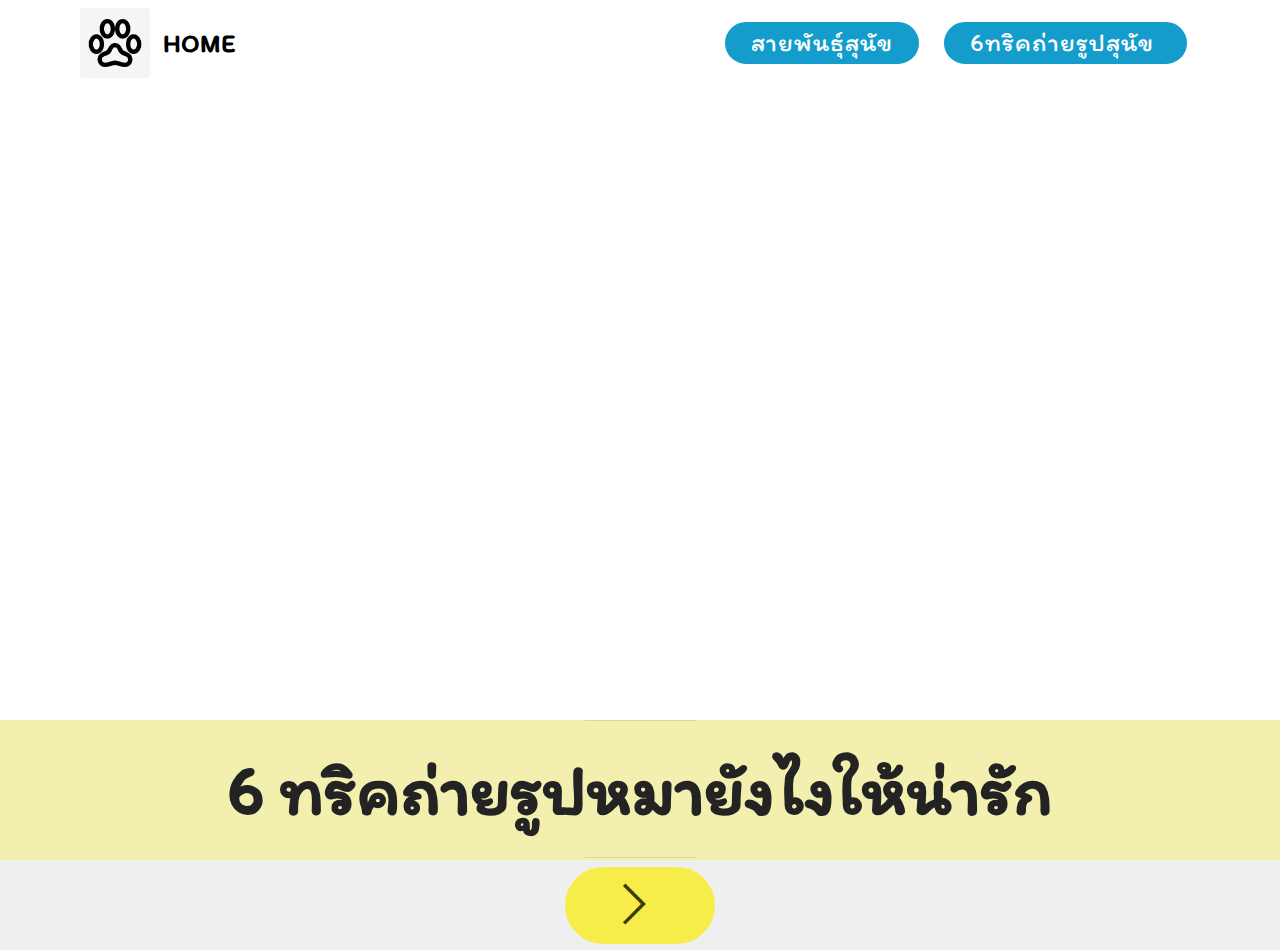
<file: page15.html>
<!DOCTYPE html>
<html  >
<head>
  <!-- Site made with Mobirise Website Builder v4.10.15, https://mobirise.com -->
  <meta charset="UTF-8">
  <meta http-equiv="X-UA-Compatible" content="IE=edge">
  <meta name="generator" content="Mobirise v4.10.15, mobirise.com">
  <meta name="viewport" content="width=device-width, initial-scale=1, minimum-scale=1">
  <link rel="shortcut icon" href="assets/images/kisspng-cat-computer-icons-footprint-dog-felidae-footprints-5accdec820d165.1580533115233758161344-244x244.jpg" type="image/x-icon">
  <meta name="description" content="Website Builder Description">
  
  <title>16</title>
  <link rel="stylesheet" href="assets/web/assets/mobirise-icons2/mobirise2.css">
  <link rel="stylesheet" href="assets/bootstrap/css/bootstrap.min.css">
  <link rel="stylesheet" href="assets/bootstrap/css/bootstrap-grid.min.css">
  <link rel="stylesheet" href="assets/bootstrap/css/bootstrap-reboot.min.css">
  <link rel="stylesheet" href="assets/tether/tether.min.css">
  <link rel="stylesheet" href="assets/dropdown/css/style.css">
  <link rel="stylesheet" href="assets/theme/css/style.css">
  <link rel="preload" as="style" href="assets/mobirise/css/mbr-additional.css"><link rel="stylesheet" href="assets/mobirise/css/mbr-additional.css" type="text/css">
  
  
  
</head>
<body>
  <section class="menu cid-rEvlad5rKX" once="menu" id="menu2-2d">

    

    <nav class="navbar navbar-expand beta-menu navbar-dropdown align-items-center navbar-toggleable-sm">
        <button class="navbar-toggler navbar-toggler-right" type="button" data-toggle="collapse" data-target="#navbarSupportedContent" aria-controls="navbarSupportedContent" aria-expanded="false" aria-label="Toggle navigation">
            <div class="hamburger">
                <span></span>
                <span></span>
                <span></span>
                <span></span>
            </div>
        </button>
        <div class="menu-logo">
            <div class="navbar-brand">
                <span class="navbar-logo">
                    <a href="index.html">
                        <img src="assets/images/kisspng-cat-computer-icons-footprint-dog-felidae-footprints-5accdec820d165.1580533115233758161344-244x244.jpg" alt="Mobirise" title="" style="height: 4.4rem;">
                    </a>
                </span>
                <span class="navbar-caption-wrap"><a class="navbar-caption text-black display-4" href="index.html">HOME</a></span>
            </div>
        </div>
        <div class="collapse navbar-collapse" id="navbarSupportedContent">
            
            <div class="navbar-buttons mbr-section-btn"><a class="btn btn-sm btn-primary display-4" href="page8.html">สายพันธุ์สุนัข</a> <a class="btn btn-sm btn-primary display-4" href="page15.html">  6ทริคถ่ายรูปสุนัข&nbsp;</a></div>
        </div>
    </nav>
</section>

<section class="engine"><a href="https://mobirise.info/d">site maker</a></section><section class="cid-rEvhcKQJmP" id="video2-26">

    
    
    <figure class="mbr-figure align-center">
        <div class="video-block" style="width: 100%;">
            <div><iframe class="mbr-embedded-video" src="https://www.youtube.com/embed/5oW62iLjuvs?rel=0&amp;amp;showinfo=0&amp;autoplay=1&amp;loop=1&amp;playlist=5oW62iLjuvs" width="1280" height="720" frameborder="0" allowfullscreen></iframe></div>
        </div>
    </figure>
</section>

<section class="mbr-section article content9 cid-rEvhrLQzOn" id="content9-28">
    
     

    <div class="container">
        <div class="inner-container" style="width: 100%;">
            <hr class="line" style="width: 10%;">
            <div class="section-text align-center mbr-fonts-style display-1"><strong>6 ทริคถ่ายรูปหมายังไงให้น่ารัก</strong></div>
            <hr class="line" style="width: 10%;">
        </div>
        </div>
</section>

<section class="mbr-section content8 cid-rEvhSpllQR" id="content8-29">

    

    <div class="container">
        <div class="media-container-row title">
            <div class="col-12 col-md-8">
                <div class="mbr-section-btn align-center"><a class="btn btn-success display-4" href="page16.html"><span class="mobi-mbri mobi-mbri-arrow-next mbr-iconfont mbr-iconfont-btn"></span></a></div>
            </div>
        </div>
    </div>
</section>


  <script src="assets/web/assets/jquery/jquery.min.js"></script>
  <script src="assets/popper/popper.min.js"></script>
  <script src="assets/bootstrap/js/bootstrap.min.js"></script>
  <script src="assets/tether/tether.min.js"></script>
  <script src="assets/smoothscroll/smooth-scroll.js"></script>
  <script src="assets/dropdown/js/nav-dropdown.js"></script>
  <script src="assets/dropdown/js/navbar-dropdown.js"></script>
  <script src="assets/touchswipe/jquery.touch-swipe.min.js"></script>
  <script src="assets/theme/js/script.js"></script>
  
  
</body>
</html>
</file>
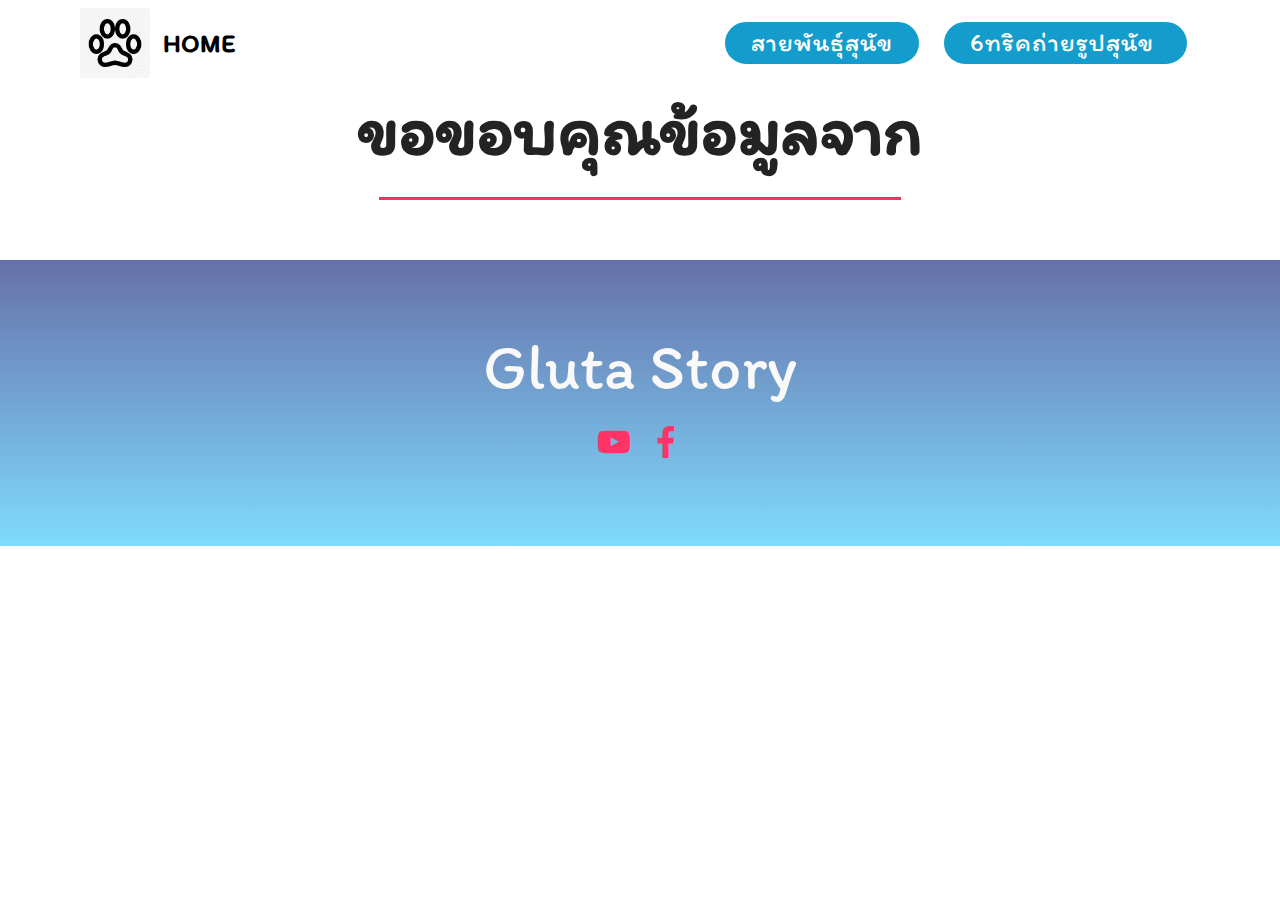
<file: page16.html>
<!DOCTYPE html>
<html  >
<head>
  <!-- Site made with Mobirise Website Builder v4.10.15, https://mobirise.com -->
  <meta charset="UTF-8">
  <meta http-equiv="X-UA-Compatible" content="IE=edge">
  <meta name="generator" content="Mobirise v4.10.15, mobirise.com">
  <meta name="viewport" content="width=device-width, initial-scale=1, minimum-scale=1">
  <link rel="shortcut icon" href="assets/images/kisspng-cat-computer-icons-footprint-dog-felidae-footprints-5accdec820d165.1580533115233758161344-244x244.jpg" type="image/x-icon">
  <meta name="description" content="Website Builder Description">
  
  <title>อ้างอิง</title>
  <link rel="stylesheet" href="assets/bootstrap/css/bootstrap.min.css">
  <link rel="stylesheet" href="assets/bootstrap/css/bootstrap-grid.min.css">
  <link rel="stylesheet" href="assets/bootstrap/css/bootstrap-reboot.min.css">
  <link rel="stylesheet" href="assets/tether/tether.min.css">
  <link rel="stylesheet" href="assets/dropdown/css/style.css">
  <link rel="stylesheet" href="assets/socicon/css/styles.css">
  <link rel="stylesheet" href="assets/theme/css/style.css">
  <link rel="preload" as="style" href="assets/mobirise/css/mbr-additional.css"><link rel="stylesheet" href="assets/mobirise/css/mbr-additional.css" type="text/css">
  
  
  
</head>
<body>
  <section class="menu cid-rEvlad5rKX" once="menu" id="menu2-2d">

    

    <nav class="navbar navbar-expand beta-menu navbar-dropdown align-items-center navbar-toggleable-sm">
        <button class="navbar-toggler navbar-toggler-right" type="button" data-toggle="collapse" data-target="#navbarSupportedContent" aria-controls="navbarSupportedContent" aria-expanded="false" aria-label="Toggle navigation">
            <div class="hamburger">
                <span></span>
                <span></span>
                <span></span>
                <span></span>
            </div>
        </button>
        <div class="menu-logo">
            <div class="navbar-brand">
                <span class="navbar-logo">
                    <a href="index.html">
                        <img src="assets/images/kisspng-cat-computer-icons-footprint-dog-felidae-footprints-5accdec820d165.1580533115233758161344-244x244.jpg" alt="Mobirise" title="" style="height: 4.4rem;">
                    </a>
                </span>
                <span class="navbar-caption-wrap"><a class="navbar-caption text-black display-4" href="index.html">HOME</a></span>
            </div>
        </div>
        <div class="collapse navbar-collapse" id="navbarSupportedContent">
            
            <div class="navbar-buttons mbr-section-btn"><a class="btn btn-sm btn-primary display-4" href="page8.html">สายพันธุ์สุนัข</a> <a class="btn btn-sm btn-primary display-4" href="page15.html">  6ทริคถ่ายรูปสุนัข&nbsp;</a></div>
        </div>
    </nav>
</section>

<section class="engine"><a href="https://mobirise.info/l">free site templates</a></section><section class="mbr-section article content9 cid-rEvLX2RSKJ" id="content9-2m">
    
     

    <div class="container">
        <div class="inner-container" style="width: 100%;">
            <hr class="line" style="width: 47%;">
            <div class="section-text align-center mbr-fonts-style display-1"><strong>
                    ขอขอบคุณข้อมูลจาก</strong></div>
            <hr class="line" style="width: 47%;">
        </div>
        </div>
</section>

<section class="cid-s0JH8hxJIo" id="social-buttons2-35">

    

    

    <div class="container">
        <div class="media-container-row">
            <div class="col-md-8 align-center">
                <h2 class="pb-3 mbr-fonts-style display-2">Gluta Story</h2>
                <div class="social-list pl-0 mb-0">
                    <a href="https://www.youtube.com/channel/UCcICnLfXyzz6Y0lYMA5Xw1Q" target="_blank">
                        <span class="px-2 mbr-iconfont mbr-iconfont-social socicon-youtube socicon"></span>
                    </a>
                    <a href="https://www.facebook.com/GlutaStory/" target="_blank">
                        <span class="px-2 mbr-iconfont mbr-iconfont-social socicon-facebook socicon"></span>
                    </a>
                    <a href="https://instagram.com/mobirise" target="_blank">
                        
                    </a>
                    <a href="https://www.youtube.com/c/mobirise" target="_blank">
                        
                    </a>
                    <a href="https://www.behance.net/Mobirise" target="_blank">
                        
                    </a>
                </div>
            </div>
        </div>
    </div>
</section>


  <script src="assets/web/assets/jquery/jquery.min.js"></script>
  <script src="assets/popper/popper.min.js"></script>
  <script src="assets/bootstrap/js/bootstrap.min.js"></script>
  <script src="assets/tether/tether.min.js"></script>
  <script src="assets/smoothscroll/smooth-scroll.js"></script>
  <script src="assets/dropdown/js/nav-dropdown.js"></script>
  <script src="assets/dropdown/js/navbar-dropdown.js"></script>
  <script src="assets/touchswipe/jquery.touch-swipe.min.js"></script>
  <script src="assets/sociallikes/social-likes.js"></script>
  <script src="assets/theme/js/script.js"></script>
  
  
</body>
</html>
</file>
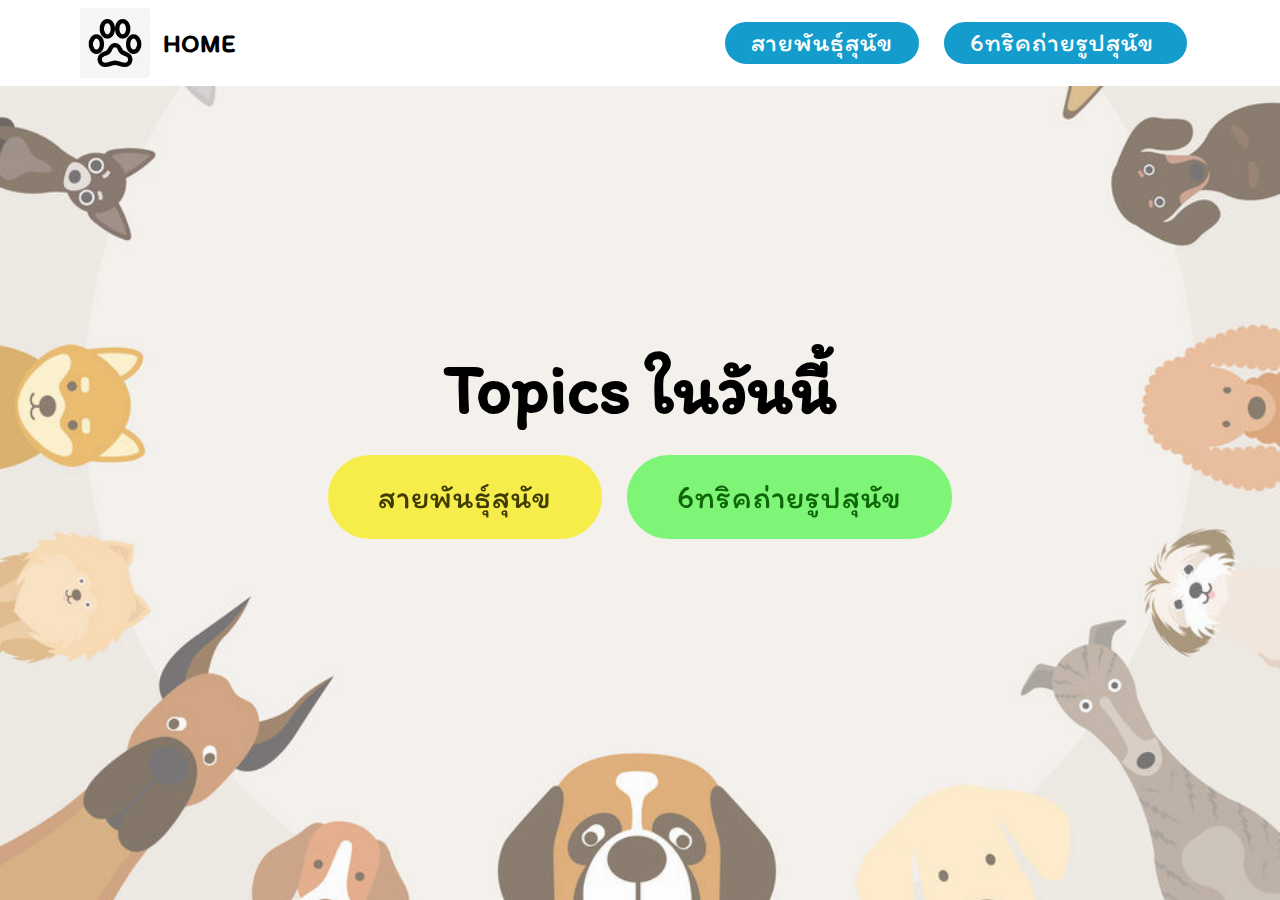
<file: page17.html>
<!DOCTYPE html>
<html  >
<head>
  <!-- Site made with Mobirise Website Builder v4.10.15, https://mobirise.com -->
  <meta charset="UTF-8">
  <meta http-equiv="X-UA-Compatible" content="IE=edge">
  <meta name="generator" content="Mobirise v4.10.15, mobirise.com">
  <meta name="viewport" content="width=device-width, initial-scale=1, minimum-scale=1">
  <link rel="shortcut icon" href="assets/images/kisspng-cat-computer-icons-footprint-dog-felidae-footprints-5accdec820d165.1580533115233758161344-244x244.jpg" type="image/x-icon">
  <meta name="description" content="">
  
  <title>Page 17</title>
  <link rel="stylesheet" href="assets/web/assets/mobirise-icons/mobirise-icons.css">
  <link rel="stylesheet" href="assets/bootstrap/css/bootstrap.min.css">
  <link rel="stylesheet" href="assets/bootstrap/css/bootstrap-grid.min.css">
  <link rel="stylesheet" href="assets/bootstrap/css/bootstrap-reboot.min.css">
  <link rel="stylesheet" href="assets/tether/tether.min.css">
  <link rel="stylesheet" href="assets/dropdown/css/style.css">
  <link rel="stylesheet" href="assets/theme/css/style.css">
  <link rel="preload" as="style" href="assets/mobirise/css/mbr-additional.css"><link rel="stylesheet" href="assets/mobirise/css/mbr-additional.css" type="text/css">
  
  
  
</head>
<body>
  <section class="menu cid-s0JNUoZLql" once="menu" id="menu2-38">

    

    <nav class="navbar navbar-expand beta-menu navbar-dropdown align-items-center navbar-toggleable-sm">
        <button class="navbar-toggler navbar-toggler-right" type="button" data-toggle="collapse" data-target="#navbarSupportedContent" aria-controls="navbarSupportedContent" aria-expanded="false" aria-label="Toggle navigation">
            <div class="hamburger">
                <span></span>
                <span></span>
                <span></span>
                <span></span>
            </div>
        </button>
        <div class="menu-logo">
            <div class="navbar-brand">
                <span class="navbar-logo">
                    <a href="index.html">
                        <img src="assets/images/kisspng-cat-computer-icons-footprint-dog-felidae-footprints-5accdec820d165.1580533115233758161344-244x244.jpg" alt="Mobirise" title="" style="height: 4.4rem;">
                    </a>
                </span>
                <span class="navbar-caption-wrap"><a class="navbar-caption text-black display-4" href="index.html">HOME</a></span>
            </div>
        </div>
        <div class="collapse navbar-collapse" id="navbarSupportedContent">
            
            <div class="navbar-buttons mbr-section-btn"><a class="btn btn-sm btn-primary display-4" href="page8.html">สายพันธุ์สุนัข</a> <a class="btn btn-sm btn-primary display-4" href="page15.html">  6ทริคถ่ายรูปสุนัข&nbsp;</a></div>
        </div>
    </nav>
</section>

<section class="engine"><a href="https://mobirise.info/v">free html templates</a></section><section class="header6 cid-s0JNUnR8dH mbr-fullscreen mbr-parallax-background" id="header6-37">

    

    <div class="mbr-overlay" style="opacity: 0.4; background-color: rgb(249, 249, 249);">
    </div>

    <div class="container">
        <div class="row justify-content-md-center">
            <div class="mbr-white col-md-10">
                <h1 class="mbr-section-title align-center mbr-bold pb-3 mbr-fonts-style display-1">Topics ในวันนี้</h1>
                
                <div class="mbr-section-btn align-center"><a class="btn btn-md btn-success display-7" href="page8.html">สายพันธุ์สุนัข</a>
                        <a class="btn btn-md btn-danger display-7" href="page15.html">6ทริคถ่ายรูปสุนัข</a></div>
            </div>
        </div>
    </div>

    
</section>


  <script src="assets/web/assets/jquery/jquery.min.js"></script>
  <script src="assets/popper/popper.min.js"></script>
  <script src="assets/bootstrap/js/bootstrap.min.js"></script>
  <script src="assets/tether/tether.min.js"></script>
  <script src="assets/smoothscroll/smooth-scroll.js"></script>
  <script src="assets/parallax/jarallax.min.js"></script>
  <script src="assets/dropdown/js/nav-dropdown.js"></script>
  <script src="assets/dropdown/js/navbar-dropdown.js"></script>
  <script src="assets/touchswipe/jquery.touch-swipe.min.js"></script>
  <script src="assets/theme/js/script.js"></script>
  
  
</body>
</html>
</file>
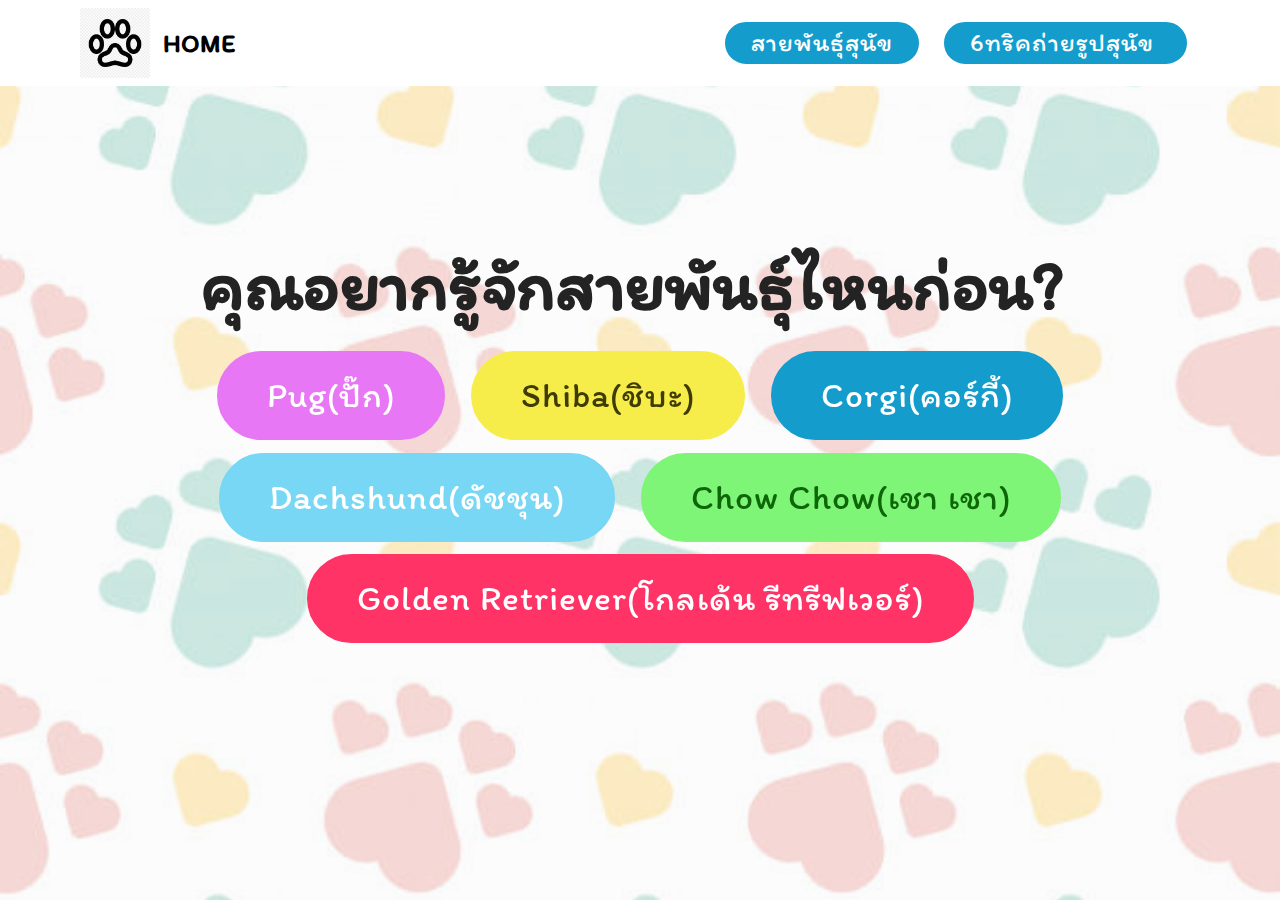
<file: page8.html>
<!DOCTYPE html>
<html  >
<head>
  <!-- Site made with Mobirise Website Builder v4.10.15, https://mobirise.com -->
  <meta charset="UTF-8">
  <meta http-equiv="X-UA-Compatible" content="IE=edge">
  <meta name="generator" content="Mobirise v4.10.15, mobirise.com">
  <meta name="viewport" content="width=device-width, initial-scale=1, minimum-scale=1">
  <link rel="shortcut icon" href="assets/images/kisspng-cat-computer-icons-footprint-dog-felidae-footprints-5accdec820d165.1580533115233758161344-244x244.jpg" type="image/x-icon">
  <meta name="description" content="Web Site Maker Description">
  
  <title>9</title>
  <link rel="stylesheet" href="assets/web/assets/mobirise-icons/mobirise-icons.css">
  <link rel="stylesheet" href="assets/bootstrap/css/bootstrap.min.css">
  <link rel="stylesheet" href="assets/bootstrap/css/bootstrap-grid.min.css">
  <link rel="stylesheet" href="assets/bootstrap/css/bootstrap-reboot.min.css">
  <link rel="stylesheet" href="assets/tether/tether.min.css">
  <link rel="stylesheet" href="assets/dropdown/css/style.css">
  <link rel="stylesheet" href="assets/theme/css/style.css">
  <link rel="preload" as="style" href="assets/mobirise/css/mbr-additional.css"><link rel="stylesheet" href="assets/mobirise/css/mbr-additional.css" type="text/css">
  
  
  
</head>
<body>
  <section class="menu cid-rEvlad5rKX" once="menu" id="menu2-2d">

    

    <nav class="navbar navbar-expand beta-menu navbar-dropdown align-items-center navbar-toggleable-sm">
        <button class="navbar-toggler navbar-toggler-right" type="button" data-toggle="collapse" data-target="#navbarSupportedContent" aria-controls="navbarSupportedContent" aria-expanded="false" aria-label="Toggle navigation">
            <div class="hamburger">
                <span></span>
                <span></span>
                <span></span>
                <span></span>
            </div>
        </button>
        <div class="menu-logo">
            <div class="navbar-brand">
                <span class="navbar-logo">
                    <a href="index.html">
                        <img src="assets/images/kisspng-cat-computer-icons-footprint-dog-felidae-footprints-5accdec820d165.1580533115233758161344-244x244.jpg" alt="Mobirise" title="" style="height: 4.4rem;">
                    </a>
                </span>
                <span class="navbar-caption-wrap"><a class="navbar-caption text-black display-4" href="index.html">HOME</a></span>
            </div>
        </div>
        <div class="collapse navbar-collapse" id="navbarSupportedContent">
            
            <div class="navbar-buttons mbr-section-btn"><a class="btn btn-sm btn-primary display-4" href="page8.html">สายพันธุ์สุนัข</a> <a class="btn btn-sm btn-primary display-4" href="page15.html">  6ทริคถ่ายรูปสุนัข&nbsp;</a></div>
        </div>
    </nav>
</section>

<section class="engine"><a href="https://mobirise.info/n">simple web templates</a></section><section class="cid-rEqBtXpt9s mbr-fullscreen mbr-parallax-background" id="header2-16">

    

    <div class="mbr-overlay" style="opacity: 0.5; background-color: rgb(249, 249, 249);"></div>

    <div class="container align-center">
        <div class="row justify-content-md-center">
            <div class="mbr-white col-md-10">
                <h1 class="mbr-section-title mbr-bold pb-3 mbr-fonts-style display-1">คุณอยากรู้จักสายพันธุ์ไหนก่อน?&nbsp;</h1>
                
                
                <div class="mbr-section-btn"><a class="btn btn-md btn-warning display-5" href="page13.html">Pug(ปั๊ก)<br></a>
                    <a class="btn btn-md btn-success display-5" href="page10.html">Shiba(ชิบะ)</a> <a class="btn btn-md btn-primary display-5" href="page12.html">Corgi(คอร์กี้)</a> <a class="btn btn-md btn-info display-5" href="page11.html">Dachshund(ดัชชุน)</a> <a class="btn btn-md btn-danger display-5" href="page9.html">Chow Chow(เชา เชา)</a> <a class="btn btn-md btn-secondary display-5" href="page14.html">Golden Retriever(โกลเด้น รีทรีฟเวอร์)</a></div>
            </div>
        </div>
    </div>
    
</section>


  <script src="assets/web/assets/jquery/jquery.min.js"></script>
  <script src="assets/popper/popper.min.js"></script>
  <script src="assets/bootstrap/js/bootstrap.min.js"></script>
  <script src="assets/tether/tether.min.js"></script>
  <script src="assets/smoothscroll/smooth-scroll.js"></script>
  <script src="assets/parallax/jarallax.min.js"></script>
  <script src="assets/dropdown/js/nav-dropdown.js"></script>
  <script src="assets/dropdown/js/navbar-dropdown.js"></script>
  <script src="assets/touchswipe/jquery.touch-swipe.min.js"></script>
  <script src="assets/theme/js/script.js"></script>
  
  
</body>
</html>
</file>
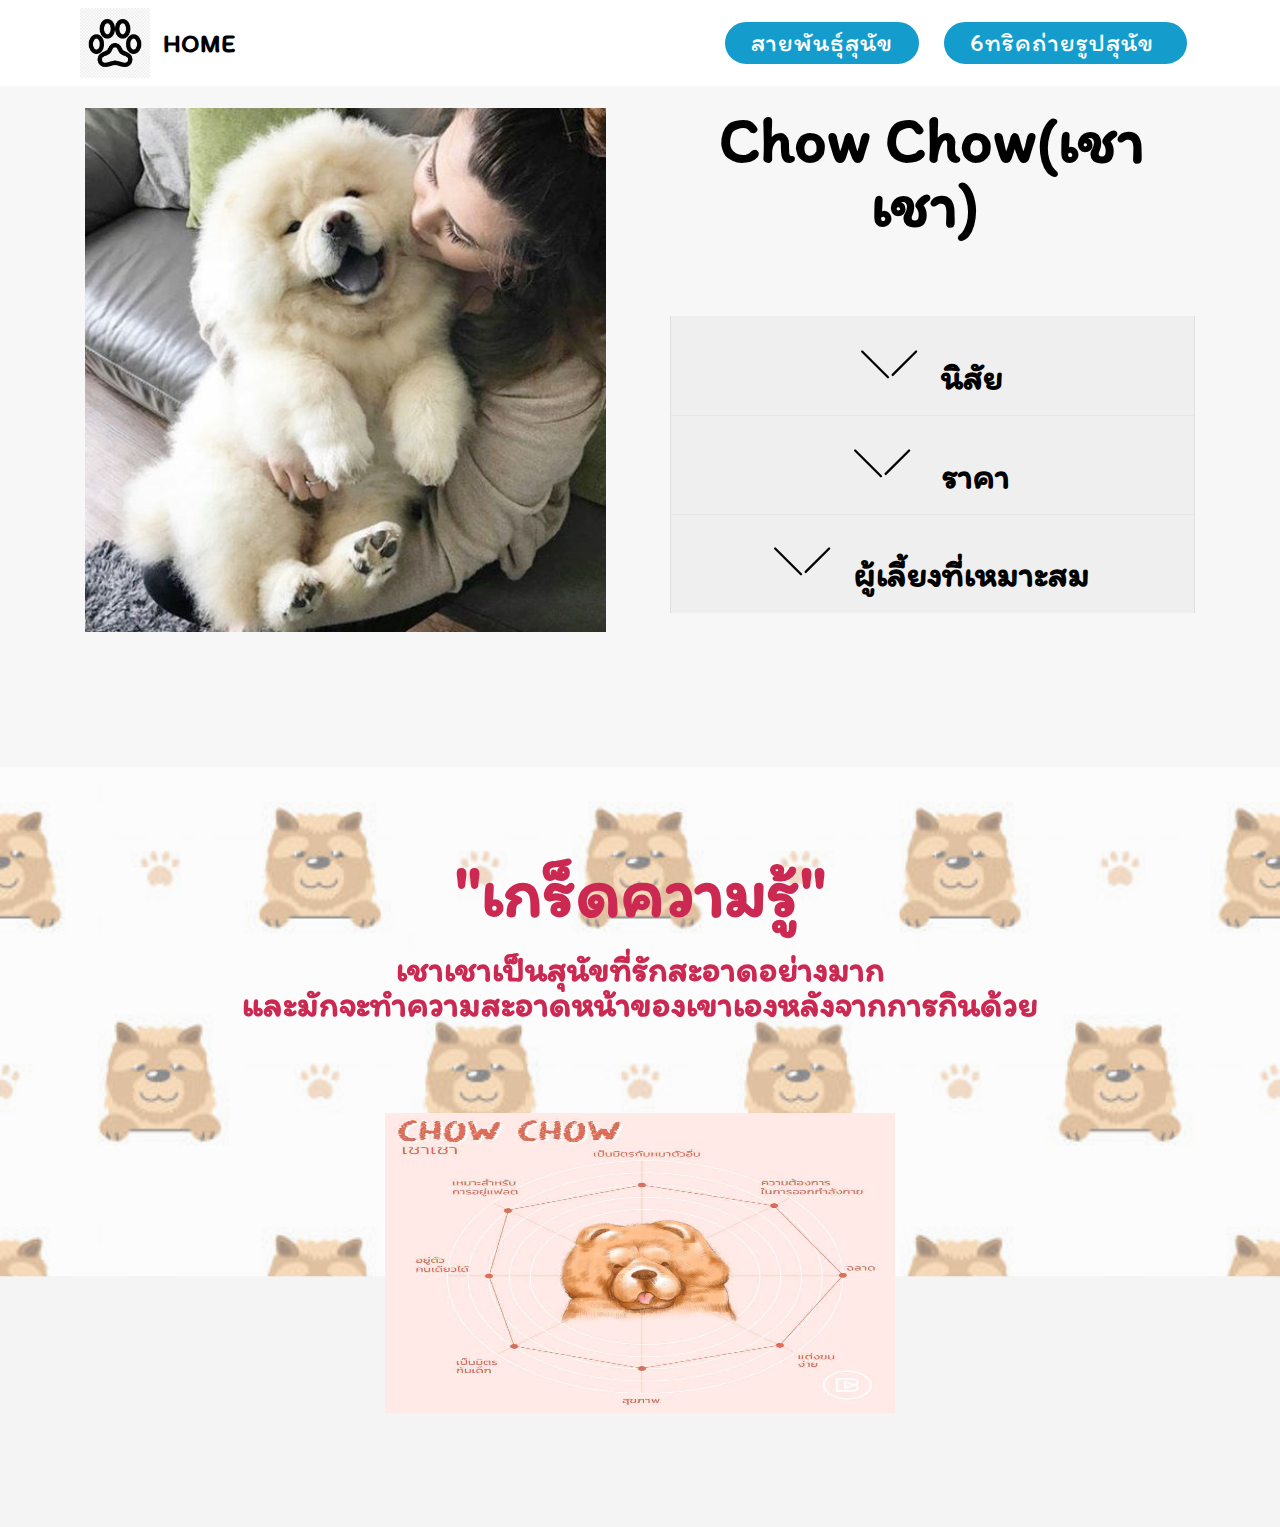
<file: page9.html>
<!DOCTYPE html>
<html  >
<head>
  <!-- Site made with Mobirise Website Builder v4.10.15, https://mobirise.com -->
  <meta charset="UTF-8">
  <meta http-equiv="X-UA-Compatible" content="IE=edge">
  <meta name="generator" content="Mobirise v4.10.15, mobirise.com">
  <meta name="viewport" content="width=device-width, initial-scale=1, minimum-scale=1">
  <link rel="shortcut icon" href="assets/images/kisspng-cat-computer-icons-footprint-dog-felidae-footprints-5accdec820d165.1580533115233758161344-244x244.jpg" type="image/x-icon">
  <meta name="description" content="Site Maker Description">
  
  <title>14 เชา เชา</title>
  <link rel="stylesheet" href="assets/web/assets/mobirise-icons/mobirise-icons.css">
  <link rel="stylesheet" href="assets/bootstrap/css/bootstrap.min.css">
  <link rel="stylesheet" href="assets/bootstrap/css/bootstrap-grid.min.css">
  <link rel="stylesheet" href="assets/bootstrap/css/bootstrap-reboot.min.css">
  <link rel="stylesheet" href="assets/tether/tether.min.css">
  <link rel="stylesheet" href="assets/dropdown/css/style.css">
  <link rel="stylesheet" href="assets/theme/css/style.css">
  <link rel="preload" as="style" href="assets/mobirise/css/mbr-additional.css"><link rel="stylesheet" href="assets/mobirise/css/mbr-additional.css" type="text/css">
  
  
  
</head>
<body>
  <section class="menu cid-rEvlad5rKX" once="menu" id="menu2-2d">

    

    <nav class="navbar navbar-expand beta-menu navbar-dropdown align-items-center navbar-toggleable-sm">
        <button class="navbar-toggler navbar-toggler-right" type="button" data-toggle="collapse" data-target="#navbarSupportedContent" aria-controls="navbarSupportedContent" aria-expanded="false" aria-label="Toggle navigation">
            <div class="hamburger">
                <span></span>
                <span></span>
                <span></span>
                <span></span>
            </div>
        </button>
        <div class="menu-logo">
            <div class="navbar-brand">
                <span class="navbar-logo">
                    <a href="index.html">
                        <img src="assets/images/kisspng-cat-computer-icons-footprint-dog-felidae-footprints-5accdec820d165.1580533115233758161344-244x244.jpg" alt="Mobirise" title="" style="height: 4.4rem;">
                    </a>
                </span>
                <span class="navbar-caption-wrap"><a class="navbar-caption text-black display-4" href="index.html">HOME</a></span>
            </div>
        </div>
        <div class="collapse navbar-collapse" id="navbarSupportedContent">
            
            <div class="navbar-buttons mbr-section-btn"><a class="btn btn-sm btn-primary display-4" href="page8.html">สายพันธุ์สุนัข</a> <a class="btn btn-sm btn-primary display-4" href="page15.html">  6ทริคถ่ายรูปสุนัข&nbsp;</a></div>
        </div>
    </nav>
</section>

<section class="engine"><a href="https://mobirise.info/r">bootstrap templates</a></section><section class="accordion2 cid-rEqJHfNNEZ" id="accordion2-1h" data-bg-video="https://www.youtube.com/watch?v=7s-GGVSKVoc">

    


    <div class="mbr-overlay" style="opacity: 0.5; background-color: rgb(255, 255, 255);">
    </div>
    <div class="container">
        <div class="media-container-row pt-5">
            <div class="accordion-content">
                <h2 class="mbr-section-title align-center pb-3 mbr-fonts-style display-2"><strong>Chow Chow(เชา เชา)&nbsp;</strong></h2>
                
                <div id="bootstrap-accordion_14" class="panel-group accordionStyles accordion pt-5 mt-3" role="tablist" aria-multiselectable="true">
                        <div class="card">
                            <div class="card-header" role="tab" id="headingOne">
                                <a role="button" class="collapsed panel-title text-black" data-toggle="collapse" data-core="" href="#collapse1_14" aria-expanded="false" aria-controls="collapse1">
                                    <h4 class="mbr-fonts-style display-5">
                                        <span class="sign mbr-iconfont mbri-arrow-down inactive"></span><strong>&nbsp;นิสัย</strong></h4>
                                </a>
                            </div>
                            <div id="collapse1_14" class="panel-collapse noScroll collapse" role="tabpanel" aria-labelledby="headingOne" data-parent="#bootstrap-accordion_14">
                                <div class="panel-body p-4">
                                    <p class="mbr-fonts-style panel-text display-7">สุนัขขนดกบ้าพลัง <br>เป็นสุนัขที่ค่อนข้างไฮเปอร์หน่อยๆ <br>มีความตื่นตัวอยู่ตลอด ขนาดกลาง ตอนเด็กๆ จะหน้าตาน่ารัก ขนปุกปุย ให้อารมณ์เหมือนก้อนสำลีเดินไปมา <br>มีถิ่นกำเนิดมาจากจีน รักความสะอาด จึงควรอาบน้ำบ่อยๆ ที่สำคัญผู้เลี้ยงต้องมีเวลาหรือค่าใช้จ่ายในการพาเจ้าสุนัขตัวนี้ไปตัดแต่งขนเพื่อความสวยงาม</p>
                                </div>
                            </div>
                        </div>
                
                        <div class="card">
                            <div class="card-header" role="tab" id="headingTwo">
                                <a role="button" class="collapsed panel-title text-black" data-toggle="collapse" data-core="" href="#collapse2_14" aria-expanded="false" aria-controls="collapse2">
                                    <h4 class="mbr-fonts-style mbr-fonts-style display-5">
                                        <span class="sign mbr-iconfont mbri-arrow-down inactive"></span><strong>&nbsp; ราคา</strong></h4>
                                </a>
                                
                            </div>
                            <div id="collapse2_14" class="panel-collapse noScroll collapse" role="tabpanel" aria-labelledby="headingTwo" data-parent="#bootstrap-accordion_14">
                                <div class="panel-body p-4">
                                    <p class="mbr-fonts-style panel-text display-7">8,000 - 30,000 บาท<br></p><p></p><p></p>
                                </div>
                            </div>
                        </div>
                
                        <div class="card">
                            <div class="card-header" role="tab" id="headingThree">
                                <a role="button" class="collapsed panel-title text-black" data-toggle="collapse" data-core="" href="#collapse3_14" aria-expanded="false" aria-controls="collapse3">
                                    <h4 class="mbr-fonts-style display-5">
                                        <span class="sign mbr-iconfont mbri-arrow-down inactive"></span><strong>&nbsp;ผู้เลี้ยงที่เหมาะสม</strong></h4>
                                </a>
                            </div>
                            <div id="collapse3_14" class="panel-collapse noScroll collapse" role="tabpanel" aria-labelledby="headingThree" data-parent="#bootstrap-accordion_14">
                                <div class="panel-body p-4">
                                    <p class="mbr-fonts-style panel-text display-7">ผู้ที่จะเลี้ยงสุนัขเชาเชาได้ดี คือคนที่มีเวลาในการพาเขาไปตัดแต่งขนและการออกกำลังกายให้กับเชาเชาได้ และสุนัขเชาเชาจะรู้สึกว่าผู้เลี้ยงเหมือนเพื่อนเล่นมากกว่าเจ้าของ</p>
                                </div>
                            </div>
                        </div>
                
                        
                
                        
                
                        
                </div>
            </div>
            <div class="mbr-figure" style="width: 105%;">
                    <img src="assets/images/b2e0e98684bb60d7bc5a1c362f6ea9d6-500x503.jpg" alt="Mobirise" title="">
            </div>
        </div>
    </div>
</section>

<section class="features15 cid-rEurUvmKLS mbr-parallax-background" id="features15-1y">

    

    <div class="mbr-overlay" style="opacity: 0.5; background-color: rgb(249, 249, 249);">
    </div>
    <div class="container">
        <h2 class="mbr-section-title pb-3 align-center mbr-fonts-style display-1"><strong>''เกร็ดความรู้''</strong></h2>
        <h3 class="mbr-section-subtitle display-5 align-center mbr-fonts-style"><strong>
            เชาเชาเป็นสุนัขที่รักสะอาดอย่างมาก</strong><br><strong>และมักจะทำความสะอาดหน้าของเขาเองหลังจากการกินด้วย
        </strong><div><strong>
</strong></div><div><br></div></h3>

        <div class="media-container-row container pt-5 mt-2">

            <div class="col-12 col-md-6 mb-4">
                <div class="card flip-card p-5 align-center">
                    <div class="card-front card_cont">
                        <img src="assets/images/40451854-2190208124638061-8816169722279100416-n-960x960.jpg" alt="Mobirise" title="">
                    </div>
                    <div class="card_back card_cont">
                        <h4 class="card-title display-5 py-2 mbr-fonts-style"><strong>พลังน้องหมาเต็ม 5 ได้เท่าไหร่</strong></h4>
                        <p class="mbr-text mbr-fonts-style display-4">เป็นมิตรกับสุนัข 3
<br>ต้องการการออกกำลังกาย 4
<br>ฉลาด 5
<br>เสริมสวยง่าย 4
<br>สุขภาพ 3
<br>เป็นมิตรกับเด็ก 4
<br>อยู่ตัวคนเดียวได้ 3
<br>เหมาะกับแฟลต 4</p>
                    </div>
                </div>
            </div>

            
            
            

            
        </div>
</div></section>


  <script src="assets/web/assets/jquery/jquery.min.js"></script>
  <script src="assets/popper/popper.min.js"></script>
  <script src="assets/bootstrap/js/bootstrap.min.js"></script>
  <script src="assets/vimeoplayer/jquery.mb.vimeo_player.js"></script>
  <script src="assets/smoothscroll/smooth-scroll.js"></script>
  <script src="assets/mbr-switch-arrow/mbr-switch-arrow.js"></script>
  <script src="assets/tether/tether.min.js"></script>
  <script src="assets/touchswipe/jquery.touch-swipe.min.js"></script>
  <script src="assets/mbr-flip-card/mbr-flip-card.js"></script>
  <script src="assets/parallax/jarallax.min.js"></script>
  <script src="assets/dropdown/js/nav-dropdown.js"></script>
  <script src="assets/dropdown/js/navbar-dropdown.js"></script>
  <script src="assets/ytplayer/jquery.mb.ytplayer.min.js"></script>
  <script src="assets/theme/js/script.js"></script>
  
  
</body>
</html>
</file>
<file: assets/web/assets/mobirise-icons/mobirise-icons.css>
@font-face {
  font-family: 'MobiriseIcons';
  src:  url('mobirise-icons.eot?spat4u');
  src:  url('mobirise-icons.eot?spat4u#iefix') format('embedded-opentype'),
    url('mobirise-icons.ttf?spat4u') format('truetype'),
    url('mobirise-icons.woff?spat4u') format('woff'),
    url('mobirise-icons.svg?spat4u#MobiriseIcons') format('svg');
  font-weight: normal;
  font-style: normal;
  font-display: swap;
}

[class^="mbri-"], [class*=" mbri-"] {
  /* use !important to prevent issues with browser extensions that change fonts */
  font-family: MobiriseIcons !important;
  speak: none;
  font-style: normal;
  font-weight: normal;
  font-variant: normal;
  text-transform: none;
  line-height: 1;

  /* Better Font Rendering =========== */
  -webkit-font-smoothing: antialiased;
  -moz-osx-font-smoothing: grayscale;
}

.mbri-add-submenu:before {
  content: "\e900";
}
.mbri-alert:before {
  content: "\e901";
}
.mbri-align-center:before {
  content: "\e902";
}
.mbri-align-justify:before {
  content: "\e903";
}
.mbri-align-left:before {
  content: "\e904";
}
.mbri-align-right:before {
  content: "\e905";
}
.mbri-android:before {
  content: "\e906";
}
.mbri-apple:before {
  content: "\e907";
}
.mbri-arrow-down:before {
  content: "\e908";
}
.mbri-arrow-next:before {
  content: "\e909";
}
.mbri-arrow-prev:before {
  content: "\e90a";
}
.mbri-arrow-up:before {
  content: "\e90b";
}
.mbri-bold:before {
  content: "\e90c";
}
.mbri-bookmark:before {
  content: "\e90d";
}
.mbri-bootstrap:before {
  content: "\e90e";
}
.mbri-briefcase:before {
  content: "\e90f";
}
.mbri-browse:before {
  content: "\e910";
}
.mbri-bulleted-list:before {
  content: "\e911";
}
.mbri-calendar:before {
  content: "\e912";
}
.mbri-camera:before {
  content: "\e913";
}
.mbri-cart-add:before {
  content: "\e914";
}
.mbri-cart-full:before {
  content: "\e915";
}
.mbri-cash:before {
  content: "\e916";
}
.mbri-change-style:before {
  content: "\e917";
}
.mbri-chat:before {
  content: "\e918";
}
.mbri-clock:before {
  content: "\e919";
}
.mbri-close:before {
  content: "\e91a";
}
.mbri-cloud:before {
  content: "\e91b";
}
.mbri-code:before {
  content: "\e91c";
}
.mbri-contact-form:before {
  content: "\e91d";
}
.mbri-credit-card:before {
  content: "\e91e";
}
.mbri-cursor-click:before {
  content: "\e91f";
}
.mbri-cust-feedback:before {
  content: "\e920";
}
.mbri-database:before {
  content: "\e921";
}
.mbri-delivery:before {
  content: "\e922";
}
.mbri-desktop:before {
  content: "\e923";
}
.mbri-devices:before {
  content: "\e924";
}
.mbri-down:before {
  content: "\e925";
}
.mbri-download:before {
  content: "\e989";
}
.mbri-drag-n-drop:before {
  content: "\e927";
}
.mbri-drag-n-drop2:before {
  content: "\e928";
}
.mbri-edit:before {
  content: "\e929";
}
.mbri-edit2:before {
  content: "\e92a";
}
.mbri-error:before {
  content: "\e92b";
}
.mbri-extension:before {
  content: "\e92c";
}
.mbri-features:before {
  content: "\e92d";
}
.mbri-file:before {
  content: "\e92e";
}
.mbri-flag:before {
  content: "\e92f";
}
.mbri-folder:before {
  content: "\e930";
}
.mbri-gift:before {
  content: "\e931";
}
.mbri-github:before {
  content: "\e932";
}
.mbri-globe:before {
  content: "\e933";
}
.mbri-globe-2:before {
  content: "\e934";
}
.mbri-growing-chart:before {
  content: "\e935";
}
.mbri-hearth:before {
  content: "\e936";
}
.mbri-help:before {
  content: "\e937";
}
.mbri-home:before {
  content: "\e938";
}
.mbri-hot-cup:before {
  content: "\e939";
}
.mbri-idea:before {
  content: "\e93a";
}
.mbri-image-gallery:before {
  content: "\e93b";
}
.mbri-image-slider:before {
  content: "\e93c";
}
.mbri-info:before {
  content: "\e93d";
}
.mbri-italic:before {
  content: "\e93e";
}
.mbri-key:before {
  content: "\e93f";
}
.mbri-laptop:before {
  content: "\e940";
}
.mbri-layers:before {
  content: "\e941";
}
.mbri-left-right:before {
  content: "\e942";
}
.mbri-left:before {
  content: "\e943";
}
.mbri-letter:before {
  content: "\e944";
}
.mbri-like:before {
  content: "\e945";
}
.mbri-link:before {
  content: "\e946";
}
.mbri-lock:before {
  content: "\e947";
}
.mbri-login:before {
  content: "\e948";
}
.mbri-logout:before {
  content: "\e949";
}
.mbri-magic-stick:before {
  content: "\e94a";
}
.mbri-map-pin:before {
  content: "\e94b";
}
.mbri-menu:before {
  content: "\e94c";
}
.mbri-mobile:before {
  content: "\e94d";
}
.mbri-mobile2:before {
  content: "\e94e";
}
.mbri-mobirise:before {
  content: "\e94f";
}
.mbri-more-horizontal:before {
  content: "\e950";
}
.mbri-more-vertical:before {
  content: "\e951";
}
.mbri-music:before {
  content: "\e952";
}
.mbri-new-file:before {
  content: "\e953";
}
.mbri-numbered-list:before {
  content: "\e954";
}
.mbri-opened-folder:before {
  content: "\e955";
}
.mbri-pages:before {
  content: "\e956";
}
.mbri-paper-plane:before {
  content: "\e957";
}
.mbri-paperclip:before {
  content: "\e958";
}
.mbri-photo:before {
  content: "\e959";
}
.mbri-photos:before {
  content: "\e95a";
}
.mbri-pin:before {
  content: "\e95b";
}
.mbri-play:before {
  content: "\e95c";
}
.mbri-plus:before {
  content: "\e95d";
}
.mbri-preview:before {
  content: "\e95e";
}
.mbri-print:before {
  content: "\e95f";
}
.mbri-protect:before {
  content: "\e960";
}
.mbri-question:before {
  content: "\e961";
}
.mbri-quote-left:before {
  content: "\e962";
}
.mbri-quote-right:before {
  content: "\e963";
}
.mbri-refresh:before {
  content: "\e964";
}
.mbri-responsive:before {
  content: "\e965";
}
.mbri-right:before {
  content: "\e966";
}
.mbri-rocket:before {
  content: "\e967";
}
.mbri-sad-face:before {
  content: "\e968";
}
.mbri-sale:before {
  content: "\e969";
}
.mbri-save:before {
  content: "\e96a";
}
.mbri-search:before {
  content: "\e96b";
}
.mbri-setting:before {
  content: "\e96c";
}
.mbri-setting2:before {
  content: "\e96d";
}
.mbri-setting3:before {
  content: "\e96e";
}
.mbri-share:before {
  content: "\e96f";
}
.mbri-shopping-bag:before {
  content: "\e970";
}
.mbri-shopping-basket:before {
  content: "\e971";
}
.mbri-shopping-cart:before {
  content: "\e972";
}
.mbri-sites:before {
  content: "\e973";
}
.mbri-smile-face:before {
  content: "\e974";
}
.mbri-speed:before {
  content: "\e975";
}
.mbri-star:before {
  content: "\e976";
}
.mbri-success:before {
  content: "\e977";
}
.mbri-sun:before {
  content: "\e978";
}
.mbri-sun2:before {
  content: "\e979";
}
.mbri-tablet:before {
  content: "\e97a";
}
.mbri-tablet-vertical:before {
  content: "\e97b";
}
.mbri-target:before {
  content: "\e97c";
}
.mbri-timer:before {
  content: "\e97d";
}
.mbri-to-ftp:before {
  content: "\e97e";
}
.mbri-to-local-drive:before {
  content: "\e97f";
}
.mbri-touch-swipe:before {
  content: "\e980";
}
.mbri-touch:before {
  content: "\e981";
}
.mbri-trash:before {
  content: "\e982";
}
.mbri-underline:before {
  content: "\e983";
}
.mbri-unlink:before {
  content: "\e984";
}
.mbri-unlock:before {
  content: "\e985";
}
.mbri-up-down:before {
  content: "\e986";
}
.mbri-up:before {
  content: "\e987";
}
.mbri-update:before {
  content: "\e988";
}
.mbri-upload:before {
 content: "\e926"; 
}
.mbri-user:before {
  content: "\e98a";
}
.mbri-user2:before {
  content: "\e98b";
}
.mbri-users:before {
  content: "\e98c";
}
.mbri-video:before {
  content: "\e98d";
}
.mbri-video-play:before {
  content: "\e98e";
}
.mbri-watch:before {
  content: "\e98f";
}
.mbri-website-theme:before {
  content: "\e990";
}
.mbri-wifi:before {
  content: "\e991";
}
.mbri-windows:before {
  content: "\e992";
}
.mbri-zoom-out:before {
  content: "\e993";
}
.mbri-redo:before {
  content: "\e994";
}
.mbri-undo:before {
  content: "\e995";
}
</file>
<file: assets/dropdown/css/style.css>
.navbar-dropdown {
  left: 0;
  padding: 0;
  position: absolute;
  right: 0;
  top: 0;
  transition: all 0.45s ease;
  z-index: 1030;
  background: #282828; }
  .navbar-dropdown .navbar-logo {
    margin-right: 0.8rem;
    transition: margin 0.3s ease-in-out;
    vertical-align: middle; }
    .navbar-dropdown .navbar-logo img {
      height: 3.125rem;
      transition: all 0.3s ease-in-out; }
    .navbar-dropdown .navbar-logo.mbr-iconfont {
      font-size: 3.125rem;
      line-height: 3.125rem; }
  .navbar-dropdown .navbar-caption {
    font-weight: 700;
    white-space: normal;
    vertical-align: -4px;
    line-height: 3.125rem !important; }
    .navbar-dropdown .navbar-caption, .navbar-dropdown .navbar-caption:hover {
      color: inherit;
      text-decoration: none; }
  .navbar-dropdown .mbr-iconfont + .navbar-caption {
    vertical-align: -1px; }
  .navbar-dropdown.navbar-fixed-top {
    position: fixed; }
  .navbar-dropdown .navbar-brand span {
    vertical-align: -4px; }
  .navbar-dropdown.bg-color.transparent {
    background: none; }
  .navbar-dropdown.navbar-short .navbar-brand {
    padding: 0.625rem 0; }
    .navbar-dropdown.navbar-short .navbar-brand span {
      vertical-align: -1px; }
  .navbar-dropdown.navbar-short .navbar-caption {
    line-height: 2.375rem !important;
    vertical-align: -2px; }
  .navbar-dropdown.navbar-short .navbar-logo {
    margin-right: 0.5rem; }
    .navbar-dropdown.navbar-short .navbar-logo img {
      height: 2.375rem; }
    .navbar-dropdown.navbar-short .navbar-logo.mbr-iconfont {
      font-size: 2.375rem;
      line-height: 2.375rem; }
  .navbar-dropdown.navbar-short .mbr-table-cell {
    height: 3.625rem; }
  .navbar-dropdown .navbar-close {
    left: 0.6875rem;
    position: fixed;
    top: 0.75rem;
    z-index: 1000; }
  .navbar-dropdown .hamburger-icon {
    content: "";
    display: inline-block;
    vertical-align: middle;
    width: 16px;
    -webkit-box-shadow: 0 -6px 0 1px #282828,0 0 0 1px #282828,0 6px 0 1px #282828;
    -moz-box-shadow: 0 -6px 0 1px #282828,0 0 0 1px #282828,0 6px 0 1px #282828;
    box-shadow: 0 -6px 0 1px #282828,0 0 0 1px #282828,0 6px 0 1px #282828; }

.dropdown-menu .dropdown-toggle[data-toggle="dropdown-submenu"]::after {
  border-bottom: 0.35em solid transparent;
  border-left: 0.35em solid;
  border-right: 0;
  border-top: 0.35em solid transparent;
  margin-left: 0.3rem; }

.dropdown-menu .dropdown-item:focus {
  outline: 0; }

.nav-dropdown {
  font-size: 0.75rem;
  font-weight: 500;
  height: auto !important; }
  .nav-dropdown .nav-btn {
    padding-left: 1rem; }
  .nav-dropdown .link {
    margin: .667em 1.667em;
    font-weight: 500;
    padding: 0;
    transition: color .2s ease-in-out; }
    .nav-dropdown .link.dropdown-toggle {
      margin-right: 2.583em; }
      .nav-dropdown .link.dropdown-toggle::after {
        margin-left: .25rem;
        border-top: 0.35em solid;
        border-right: 0.35em solid transparent;
        border-left: 0.35em solid transparent;
        border-bottom: 0; }
      .nav-dropdown .link.dropdown-toggle[aria-expanded="true"] {
        margin: 0;
        padding: 0.667em 3.263em  0.667em 1.667em; }
  .nav-dropdown .link::after,
  .nav-dropdown .dropdown-item::after {
    color: inherit; }
  .nav-dropdown .btn {
    font-size: 0.75rem;
    font-weight: 700;
    letter-spacing: 0;
    margin-bottom: 0;
    padding-left: 1.25rem;
    padding-right: 1.25rem; }
  .nav-dropdown .dropdown-menu {
    border-radius: 0;
    border: 0;
    left: 0;
    margin: 0;
    padding-bottom: 1.25rem;
    padding-top: 1.25rem;
    position: relative; }
  .nav-dropdown .dropdown-submenu {
    margin-left: 0.125rem;
    top: 0; }
  .nav-dropdown .dropdown-item {
    font-weight: 500;
    line-height: 2;
    padding: 0.3846em 4.615em 0.3846em 1.5385em;
    position: relative;
    transition: color .2s ease-in-out, background-color .2s ease-in-out; }
    .nav-dropdown .dropdown-item::after {
      margin-top: -0.3077em;
      position: absolute;
      right: 1.1538em;
      top: 50%; }
    .nav-dropdown .dropdown-item:focus, .nav-dropdown .dropdown-item:hover {
      background: none; }

@media (max-width: 767px) {
  .nav-dropdown.navbar-toggleable-sm {
    bottom: 0;
    display: none;
    left: 0;
    overflow-x: hidden;
    position: fixed;
    top: 0;
    transform: translateX(-100%);
    -ms-transform: translateX(-100%);
    -webkit-transform: translateX(-100%);
    width: 18.75rem;
    z-index: 999; } }
.nav-dropdown.navbar-toggleable-xl {
  bottom: 0;
  display: none;
  left: 0;
  overflow-x: hidden;
  position: fixed;
  top: 0;
  transform: translateX(-100%);
  -ms-transform: translateX(-100%);
  -webkit-transform: translateX(-100%);
  width: 18.75rem;
  z-index: 999; }

.nav-dropdown-sm {
  display: block !important;
  overflow-x: hidden;
  overflow: auto;
  padding-top: 3.875rem; }
  .nav-dropdown-sm::after {
    content: "";
    display: block;
    height: 3rem;
    width: 100%; }
  .nav-dropdown-sm.collapse.in ~ .navbar-close {
    display: block !important; }
  .nav-dropdown-sm.collapsing, .nav-dropdown-sm.collapse.in {
    transform: translateX(0);
    -ms-transform: translateX(0);
    -webkit-transform: translateX(0);
    transition: all 0.25s ease-out;
    -webkit-transition: all 0.25s ease-out;
    background: #282828; }
  .nav-dropdown-sm.collapsing[aria-expanded="false"] {
    transform: translateX(-100%);
    -ms-transform: translateX(-100%);
    -webkit-transform: translateX(-100%); }
  .nav-dropdown-sm .nav-item {
    display: block;
    margin-left: 0 !important;
    padding-left: 0; }
  .nav-dropdown-sm .link,
  .nav-dropdown-sm .dropdown-item {
    border-top: 1px dotted rgba(255, 255, 255, 0.1);
    font-size: 0.8125rem;
    line-height: 1.6;
    margin: 0 !important;
    padding: 0.875rem 2.4rem 0.875rem 1.5625rem !important;
    position: relative;
    white-space: normal; }
    .nav-dropdown-sm .link:focus, .nav-dropdown-sm .link:hover,
    .nav-dropdown-sm .dropdown-item:focus,
    .nav-dropdown-sm .dropdown-item:hover {
      background: rgba(0, 0, 0, 0.2) !important;
      color: #c0a375; }
  .nav-dropdown-sm .nav-btn {
    position: relative;
    padding: 1.5625rem 1.5625rem 0 1.5625rem; }
    .nav-dropdown-sm .nav-btn::before {
      border-top: 1px dotted rgba(255, 255, 255, 0.1);
      content: "";
      left: 0;
      position: absolute;
      top: 0;
      width: 100%; }
    .nav-dropdown-sm .nav-btn + .nav-btn {
      padding-top: 0.625rem; }
      .nav-dropdown-sm .nav-btn + .nav-btn::before {
        display: none; }
  .nav-dropdown-sm .btn {
    padding: 0.625rem 0; }
  .nav-dropdown-sm .dropdown-toggle[data-toggle="dropdown-submenu"]::after {
    margin-left: .25rem;
    border-top: 0.35em solid;
    border-right: 0.35em solid transparent;
    border-left: 0.35em solid transparent;
    border-bottom: 0; }
  .nav-dropdown-sm .dropdown-toggle[data-toggle="dropdown-submenu"][aria-expanded="true"]::after {
    border-top: 0;
    border-right: 0.35em solid transparent;
    border-left: 0.35em solid transparent;
    border-bottom: 0.35em solid; }
  .nav-dropdown-sm .dropdown-menu {
    margin: 0;
    padding: 0;
    position: relative;
    top: 0;
    left: 0;
    width: 100%;
    border: 0;
    float: none;
    border-radius: 0;
    background: none; }
  .nav-dropdown-sm .dropdown-submenu {
    left: 100%;
    margin-left: 0.125rem;
    margin-top: -1.25rem;
    top: 0; }

.navbar-toggleable-sm .nav-dropdown .dropdown-menu {
  position: absolute; }

.navbar-toggleable-sm .nav-dropdown .dropdown-submenu {
  left: 100%;
  margin-left: 0.125rem;
  margin-top: -1.25rem;
  top: 0; }

.navbar-toggleable-sm.opened .nav-dropdown .dropdown-menu {
  position: relative; }

.navbar-toggleable-sm.opened .nav-dropdown .dropdown-submenu {
  left: 0;
  margin-left: 00rem;
  margin-top: 0rem;
  top: 0; }

.is-builder .nav-dropdown.collapsing {
  transition: none !important; }

/*# sourceMappingURL=style.css.map */
</file>
<file: assets/theme/css/style.css>
/*!
 * Mobirise v4 theme (https://mobirise.com/)
 * Copyright 2017 Mobirise
 */
section {
  background-color: #eeeeee;
}

body {
  font-style: normal;
  line-height: 1.5;
}

section,
.container,
.container-fluid {
  position: relative;
  word-wrap: break-word;
}

a.mbr-iconfont:hover {
  text-decoration: none;
}

.article .lead p,
.article .lead ul,
.article .lead ol,
.article .lead pre,
.article .lead blockquote {
  margin-bottom: 0;
}

ul,
ol,
pre,
blockquote {
  margin-bottom: 2.3125rem;
}

pre {
  background: #f4f4f4;
  padding: 10px 24px;
  white-space: pre-wrap;
}

.inactive {
  -webkit-user-select: none;
  -moz-user-select: none;
  -ms-user-select: none;
  user-select: none;
  pointer-events: none;
  -webkit-user-drag: none;
  user-drag: none;
}

.mbr-section__comments .row {
  justify-content: center;
  -webkit-justify-content: center;
}

a {
  font-style: normal;
  font-weight: 400;
  cursor: pointer;
}

a, a:hover {
  text-decoration: none;
}

figure {
  margin-bottom: 0;
}

body {
  color: #232323;
}

h1,
h2,
h3,
h4,
h5,
h6,
.h1,
.h2,
.h3,
.h4,
.h5,
.h6,
.display-1,
.display-2,
.display-3,
.display-4 {
  line-height: 1;
  word-break: break-word;
  word-wrap: break-word;
}

b,
strong {
  font-weight: bold;
}

blockquote {
  padding: 10px 0 10px 20px;
  position: relative;
  border-left: 2px solid;
  border-color: #ff3366;
}

input:-webkit-autofill, input:-webkit-autofill:hover, input:-webkit-autofill:focus, input:-webkit-autofill:active {
  transition-delay: 9999s;
  transition-property: background-color, color;
}

textarea[type='hidden'] {
  display: none;
}

body {
  position: relative;
}

section {
  background-position: 50% 50%;
  background-repeat: no-repeat;
  background-size: cover;
}

section .mbr-background-video,
section .mbr-background-video-preview {
  position: absolute;
  bottom: 0;
  left: 0;
  right: 0;
  top: 0;
}

.hidden {
  visibility: hidden;
}

.mbr-z-index20 {
  z-index: 20;
}

/*! Base colors */
.mbr-white {
  color: #ffffff;
}

.mbr-black {
  color: #000000;
}

.mbr-bg-white {
  background-color: #ffffff;
}

.mbr-bg-black {
  background-color: #000000;
}

/*! Text-aligns */
.align-left {
  text-align: left;
}

.align-center {
  text-align: center;
}

.align-right {
  text-align: right;
}

@media (max-width: 767px) {
  .align-left,
  .align-center,
  .align-right,
  .mbr-section-btn,
  .mbr-section-title {
    text-align: center;
  }
}

/*! Font-weight  */
.mbr-light {
  font-weight: 300;
}

.mbr-regular {
  font-weight: 400;
}

.mbr-semibold {
  font-weight: 500;
}

.mbr-bold {
  font-weight: 700;
}

/*! Media  */
.media-size-item {
  -webkit-flex: 1 1 auto;
  -moz-flex: 1 1 auto;
  -ms-flex: 1 1 auto;
  -o-flex: 1 1 auto;
  flex: 1 1 auto;
}

.media-content {
  -webkit-flex-basis: 100%;
  flex-basis: 100%;
}

.media-container-row {
  display: -ms-flexbox;
  display: -webkit-flex;
  display: flex;
  -webkit-flex-direction: row;
  -ms-flex-direction: row;
  flex-direction: row;
  -webkit-flex-wrap: wrap;
  -ms-flex-wrap: wrap;
  flex-wrap: wrap;
  -webkit-justify-content: center;
  -ms-flex-pack: center;
  justify-content: center;
  -webkit-align-content: center;
  -ms-flex-line-pack: center;
  align-content: center;
  -webkit-align-items: start;
  -ms-flex-align: start;
  align-items: start;
}

.media-container-row .media-size-item {
  width: 400px;
}

.media-container-column {
  display: -ms-flexbox;
  display: -webkit-flex;
  display: flex;
  -webkit-flex-direction: column;
  -ms-flex-direction: column;
  flex-direction: column;
  -webkit-flex-wrap: wrap;
  -ms-flex-wrap: wrap;
  flex-wrap: wrap;
  -webkit-justify-content: center;
  -ms-flex-pack: center;
  justify-content: center;
  -webkit-align-content: center;
  -ms-flex-line-pack: center;
  align-content: center;
  -webkit-align-items: stretch;
  -ms-flex-align: stretch;
  align-items: stretch;
}

.media-container-column > * {
  width: 100%;
}

@media (min-width: 992px) {
  .media-container-row {
    -webkit-flex-wrap: nowrap;
    -ms-flex-wrap: nowrap;
    flex-wrap: nowrap;
  }
}

figure {
  overflow: hidden;
}

figure[mbr-media-size] {
  transition: width 0.1s;
}

.mbr-figure img,
.mbr-figure iframe {
  display: block;
  width: 100%;
}

.card {
  background-color: transparent;
  border: none;
}

.card-box {
  width: 100%;
}

.card-img {
  text-align: center;
  flex-shrink: 0;
  -webkit-flex-shrink: 0;
}

.media {
  max-width: 100%;
  margin: 0 auto;
}

.mbr-figure {
  -ms-flex-item-align: center;
  -ms-grid-row-align: center;
  -webkit-align-self: center;
  align-self: center;
}

.media-container > div {
  max-width: 100%;
}

.mbr-figure img,
.card-img img {
  width: 100%;
}

@media (max-width: 991px) {
  .media-size-item {
    width: auto !important;
  }
  .media {
    width: auto;
  }
  .mbr-figure {
    width: 100% !important;
  }
}

/*! Buttons */
.btn {
  font-weight: 500;
  border-width: 2px;
  font-style: normal;
  letter-spacing: 1px;
  margin: .4rem .8rem;
  white-space: normal;
  -webkit-transition: all .3s ease-in-out;
  -moz-transition: all .3s ease-in-out;
  transition: all .3s ease-in-out;
  display: inline-flex;
  align-items: center;
  justify-content: center;
  word-break: break-word;
  -webkit-align-items: center;
  -webkit-justify-content: center;
  display: -webkit-inline-flex;
}

.btn-sm {
  font-weight: 500;
  letter-spacing: 1px;
  -webkit-transition: all .3s ease-in-out;
  -moz-transition: all .3s ease-in-out;
  transition: all .3s ease-in-out;
}

.btn-md {
  font-weight: 500;
  letter-spacing: 1px;
  margin: .4rem .8rem !important;
  -webkit-transition: all .3s ease-in-out;
  -moz-transition: all .3s ease-in-out;
  transition: all .3s ease-in-out;
}

.btn-lg {
  font-weight: 500;
  letter-spacing: 1px;
  margin: .4rem .8rem !important;
  -webkit-transition: all .3s ease-in-out;
  -moz-transition: all .3s ease-in-out;
  transition: all .3s ease-in-out;
}

.mbr-section-btn {
  margin-left: -0.25rem;
  margin-right: -0.25rem;
  font-size: 0;
}

nav .mbr-section-btn {
  margin-left: 0rem;
  margin-right: 0rem;
}

.btn-form {
  border-radius: 0;
}

.btn-form:hover {
  cursor: pointer;
}

/*! Btn icon margin */
.btn .mbr-iconfont,
.btn.btn-sm .mbr-iconfont {
  cursor: pointer;
  margin-right: 0.5rem;
}

.btn.btn-md .mbr-iconfont,
.btn.btn-md .mbr-iconfont {
  margin-right: 0.8rem;
}

.mbr-regular {
  font-weight: 400;
}

.mbr-semibold {
  font-weight: 500;
}

.mbr-bold {
  font-weight: 700;
}

[type='submit'] {
  -webkit-appearance: none;
}

/*! Full-screen */
.mbr-fullscreen .mbr-overlay {
  min-height: 100vh;
}

.mbr-fullscreen {
  display: flex;
  display: -webkit-flex;
  display: -moz-flex;
  display: -ms-flex;
  display: -o-flex;
  align-items: center;
  -webkit-align-items: center;
  min-height: 100vh;
  padding-top: 3rem;
  padding-bottom: 3rem;
}

/*! Map */
.map {
  height: 25rem;
  position: relative;
}

.map iframe {
  width: 100%;
  height: 100%;
}

.mbr-overlay {
  background-color: #000;
  bottom: 0;
  left: 0;
  opacity: .5;
  position: absolute;
  right: 0;
  top: 0;
  z-index: 0;
  pointer-events: none;
}

/* Form */
blockquote {
  font-style: italic;
  padding: 10px 0 10px 20px;
  font-size: 1.09rem;
  position: relative;
  border-width: 3px;
}

.form-control {
  background-color: #f5f5f5;
  box-shadow: none;
  color: #565656;
  line-height: 1.43;
  min-height: 3.5em;
  padding: 1.07em .5em;
}

.form-control, .form-control:focus {
  border: 1px solid #e8e8e8;
}

.form-active .form-control:invalid {
  border-color: red;
}

.form-control-label {
  position: relative;
  cursor: pointer;
  margin-bottom: .357em;
  padding: 0;
}

.alert {
  color: #ffffff;
  border-radius: 0;
  border: 0;
  font-size: .875rem;
  line-height: 1.5;
  margin-bottom: 1.875rem;
  padding: 1.25rem;
  position: relative;
}

.alert.alert-form::after {
  background-color: inherit;
  bottom: -7px;
  content: "";
  display: block;
  height: 14px;
  left: 50%;
  margin-left: -7px;
  position: absolute;
  transform: rotate(45deg);
  width: 14px;
  -webkit-transform: rotate(45deg);
}

.form-asterisk {
  font-family: initial;
  position: absolute;
  top: -2px;
  font-weight: normal;
}

/*! Scroll to top arrow */
#scrollToTop a i:before {
  content: '';
  position: absolute;
  height: 40%;
  top: 25%;
  background: #fff;
  width: 2px;
  left: calc(50% - 1px);
}

#scrollToTop a i:after {
  content: '';
  position: absolute;
  display: block;
  border-top: 2px solid #fff;
  border-right: 2px solid #fff;
  width: 40%;
  height: 40%;
  left: 30%;
  bottom: 30%;
  transform: rotate(135deg);
  -webkit-transform: rotate(135deg);
}

.mbr-arrow-up {
  bottom: 25px;
  right: 90px;
  position: fixed;
  text-align: right;
  z-index: 5000;
  color: #ffffff;
  font-size: 32px;
  transform: rotate(180deg);
  -webkit-transform: rotate(180deg);
}

.mbr-arrow-up a {
  background: rgba(0, 0, 0, 0.2);
  border-radius: 3px;
  color: #fff;
  display: inline-block;
  height: 60px;
  width: 60px;
  outline-style: none !important;
  position: relative;
  text-decoration: none;
  transition: all 0.3s ease-in-out;
  cursor: pointer;
  text-align: center;
}

.mbr-arrow-up a:hover {
  background-color: rgba(0, 0, 0, 0.4);
}

.mbr-arrow-up a i {
  line-height: 60px;
}

.mbr-arrow-up-icon {
  display: block;
  color: #fff;
}

.mbr-arrow-up-icon::before {
  content: '\203a';
  display: inline-block;
  font-family: serif;
  font-size: 32px;
  line-height: 1;
  font-style: normal;
  position: relative;
  top: 6px;
  left: -4px;
  -webkit-transform: rotate(-90deg);
  transform: rotate(-90deg);
}

/*! Arrow Down */
.mbr-arrow {
  position: absolute;
  bottom: 45px;
  left: 50%;
  width: 60px;
  height: 60px;
  cursor: pointer;
  background-color: rgba(80, 80, 80, 0.5);
  border-radius: 50%;
  -webkit-transform: translateX(-50%);
  transform: translateX(-50%);
}

.mbr-arrow > a {
  display: inline-block;
  text-decoration: none;
  outline-style: none;
  -webkit-animation: arrowdown 1.7s ease-in-out infinite;
  animation: arrowdown 1.7s ease-in-out infinite;
}

.mbr-arrow > a > i {
  position: absolute;
  top: -2px;
  left: 15px;
  font-size: 2rem;
}

@keyframes arrowdown {
  0% {
    transform: translateY(0px);
    -webkit-transform: translateY(0px);
  }
  50% {
    transform: translateY(-5px);
    -webkit-transform: translateY(-5px);
  }
  100% {
    transform: translateY(0px);
    -webkit-transform: translateY(0px);
  }
}

@-webkit-keyframes arrowdown {
  0% {
    transform: translateY(0px);
    -webkit-transform: translateY(0px);
  }
  50% {
    transform: translateY(-5px);
    -webkit-transform: translateY(-5px);
  }
  100% {
    transform: translateY(0px);
    -webkit-transform: translateY(0px);
  }
}

@media (max-width: 500px) {
  .mbr-arrow-up {
    left: 50%;
    right: auto;
    transform: translateX(-50%) rotate(180deg);
    -webkit-transform: translateX(-50%) rotate(180deg);
  }
}

/*Gradients animation*/
@keyframes gradient-animation {
  from {
    background-position: 0% 100%;
    animation-timing-function: ease-in-out;
  }
  to {
    background-position: 100% 0%;
    animation-timing-function: ease-in-out;
  }
}

@-webkit-keyframes gradient-animation {
  from {
    background-position: 0% 100%;
    animation-timing-function: ease-in-out;
  }
  to {
    background-position: 100% 0%;
    animation-timing-function: ease-in-out;
  }
}

.bg-gradient {
  background-size: 200% 200%;
  animation: gradient-animation 5s infinite alternate;
  -webkit-animation: gradient-animation 5s infinite alternate;
}

.menu .navbar-brand {
  display: -webkit-flex;
}

.menu .navbar-brand span {
  display: flex;
  display: -webkit-flex;
}

.menu .navbar-brand .navbar-caption-wrap {
  display: -webkit-flex;
}

.menu .navbar-brand .navbar-logo img {
  display: -webkit-flex;
}

@media (min-width: 768px) and (max-width: 1023px) {
  .menu .navbar-toggleable-sm .navbar-nav {
    display: -webkit-box;
    display: -webkit-flex;
    display: -ms-flexbox;
  }
}

@media (max-width: 1023px) {
  .menu .navbar-collapse {
    max-height: 93.5vh;
  }
  .menu .navbar-collapse.show {
    overflow: auto;
  }
}

@media (min-width: 1024px) {
  .menu .navbar-nav.nav-dropdown {
    display: -webkit-flex;
  }
  .menu .navbar-toggleable-sm .navbar-collapse {
    display: -webkit-flex !important;
  }
  .menu .collapsed .navbar-collapse {
    max-height: 93.5vh;
  }
  .menu .collapsed .navbar-collapse.show {
    overflow: auto;
  }
}

@media (max-width: 767px) {
  .menu .navbar-collapse {
    max-height: 80vh;
  }
}

/* Others*/
.note-check a[data-value=Rubik] {
  font-style: normal;
}

.mbr-arrow a {
  color: #ffffff;
}

@media (max-width: 767px) {
  .mbr-arrow {
    display: none;
  }
}

.navbar {
  display: -webkit-flex;
  -webkit-flex-wrap: wrap;
  -webkit-align-items: center;
  -webkit-justify-content: space-between;
}

.navbar-collapse {
  -webkit-flex-basis: 100%;
  -webkit-flex-grow: 1;
  -webkit-align-items: center;
}

.nav-dropdown .link {
  padding: 0.667em 1.667em !important;
  margin: 0 !important;
}

.nav {
  display: -webkit-flex;
  -webkit-flex-wrap: wrap;
}

.row {
  display: -webkit-flex;
  -webkit-flex-wrap: wrap;
}

.justify-content-center {
  -webkit-justify-content: center;
}

.form-inline {
  display: -webkit-flex;
  -webkit-flex-flow: row wrap;
  -webkit-align-items: center;
}

.card-wrapper {
  -webkit-flex: 1;
}

.carousel-control {
  z-index: 10;
  display: -webkit-flex;
  -webkit-align-items: center;
  -webkit-justify-content: center;
}

.carousel-controls {
  display: -webkit-flex;
}

.media {
  display: -webkit-flex;
}

.form-group:focus {
  outline: none;
}

.jq-selectbox__select {
  padding: 1.07em 0.5em;
  position: absolute;
  top: 0;
  left: 0;
  width: 100%;
}

.jq-selectbox__dropdown {
  position: absolute;
  top: 100% !important;
  left: 0 !important;
  width: 100% !important;
}

.jq-selectbox__trigger-arrow {
  transform: translateY(-50%);
}

.jq-selectbox li {
  padding: 1.07em 0.5em;
}

input[type='range'] {
  padding-left: 0 !important;
  padding-right: 0 !important;
}

.modal-dialog,
.modal-content {
  height: 100%;
}

.modal-dialog .carousel-inner {
  height: 100%;
}

.carousel-item {
  text-align: center;
}

.carousel-item img {
  margin: auto;
}

.navbar-toggler {
  -webkit-align-self: flex-start;
  -ms-flex-item-align: start;
  align-self: flex-start;
  padding: 0.25rem 0.75rem;
  font-size: 1.25rem;
  line-height: 1;
  background: transparent;
  border: 1px solid transparent;
  -webkit-border-radius: 0.25rem;
  border-radius: 0.25rem;
}

.navbar-toggler:focus,
.navbar-toggler:hover {
  text-decoration: none;
}

.navbar-toggler-icon {
  display: inline-block;
  width: 1.5em;
  height: 1.5em;
  vertical-align: middle;
  content: '';
  background: no-repeat center center;
  -webkit-background-size: 100% 100%;
  -o-background-size: 100% 100%;
  background-size: 100% 100%;
}

.navbar-toggler-left {
  position: absolute;
  left: 1rem;
}

.navbar-toggler-right {
  position: absolute;
  right: 1rem;
}

@media (max-width: 575px) {
  .navbar-toggleable .navbar-nav .dropdown-menu {
    position: static;
    float: none;
  }
  .navbar-toggleable > .container {
    padding-right: 0;
    padding-left: 0;
  }
}

@media (min-width: 576px) {
  .navbar-toggleable {
    -webkit-box-orient: horizontal;
    -webkit-box-direction: normal;
    -webkit-flex-direction: row;
    -ms-flex-direction: row;
    flex-direction: row;
    -webkit-flex-wrap: nowrap;
    -ms-flex-wrap: nowrap;
    flex-wrap: nowrap;
    -webkit-box-align: center;
    -webkit-align-items: center;
    -ms-flex-align: center;
    align-items: center;
  }
  .navbar-toggleable .navbar-nav {
    -webkit-box-orient: horizontal;
    -webkit-box-direction: normal;
    -webkit-flex-direction: row;
    -ms-flex-direction: row;
    flex-direction: row;
  }
  .navbar-toggleable .navbar-nav .nav-link {
    padding-right: 0.5rem;
    padding-left: 0.5rem;
  }
  .navbar-toggleable > .container {
    display: -webkit-box;
    display: -webkit-flex;
    display: -ms-flexbox;
    display: flex;
    -webkit-flex-wrap: nowrap;
    -ms-flex-wrap: nowrap;
    flex-wrap: nowrap;
    -webkit-box-align: center;
    -webkit-align-items: center;
    -ms-flex-align: center;
    align-items: center;
  }
  .navbar-toggleable .navbar-collapse {
    display: -webkit-box !important;
    display: -webkit-flex !important;
    display: -ms-flexbox !important;
    display: flex !important;
    width: 100%;
  }
  .navbar-toggleable .navbar-toggler {
    display: none;
  }
}

@media (max-width: 767px) {
  .navbar-toggleable-sm .navbar-nav .dropdown-menu {
    position: static;
    float: none;
  }
  .navbar-toggleable-sm > .container {
    padding-right: 0;
    padding-left: 0;
  }
}

@media (min-width: 768px) {
  .navbar-toggleable-sm {
    -webkit-box-orient: horizontal;
    -webkit-box-direction: normal;
    -webkit-flex-direction: row;
    -ms-flex-direction: row;
    flex-direction: row;
    -webkit-flex-wrap: nowrap;
    -ms-flex-wrap: nowrap;
    flex-wrap: nowrap;
    -webkit-box-align: center;
    -webkit-align-items: center;
    -ms-flex-align: center;
    align-items: center;
  }
  .navbar-toggleable-sm .navbar-nav {
    -webkit-box-orient: horizontal;
    -webkit-box-direction: normal;
    -webkit-flex-direction: row;
    -ms-flex-direction: row;
    flex-direction: row;
  }
  .navbar-toggleable-sm .navbar-nav .nav-link {
    padding-right: 0.5rem;
    padding-left: 0.5rem;
  }
  .navbar-toggleable-sm > .container {
    display: -webkit-box;
    display: -webkit-flex;
    display: -ms-flexbox;
    display: flex;
    -webkit-flex-wrap: nowrap;
    -ms-flex-wrap: nowrap;
    flex-wrap: nowrap;
    -webkit-box-align: center;
    -webkit-align-items: center;
    -ms-flex-align: center;
    align-items: center;
  }
  .navbar-toggleable-sm .navbar-collapse {
    display: none;
    width: 100%;
  }
  .navbar-toggleable-sm .navbar-toggler {
    display: none;
  }
}

@media (max-width: 1023px) {
  .navbar-toggleable-md .navbar-nav .dropdown-menu {
    position: static;
    float: none;
  }
  .navbar-toggleable-md > .container {
    padding-right: 0;
    padding-left: 0;
  }
}

@media (min-width: 1024px) {
  .navbar-toggleable-md {
    -webkit-box-orient: horizontal;
    -webkit-box-direction: normal;
    -webkit-flex-direction: row;
    -ms-flex-direction: row;
    flex-direction: row;
    -webkit-flex-wrap: nowrap;
    -ms-flex-wrap: nowrap;
    flex-wrap: nowrap;
    -webkit-box-align: center;
    -webkit-align-items: center;
    -ms-flex-align: center;
    align-items: center;
  }
  .navbar-toggleable-md .navbar-nav {
    -webkit-box-orient: horizontal;
    -webkit-box-direction: normal;
    -webkit-flex-direction: row;
    -ms-flex-direction: row;
    flex-direction: row;
  }
  .navbar-toggleable-md .navbar-nav .nav-link {
    padding-right: 0.5rem;
    padding-left: 0.5rem;
  }
  .navbar-toggleable-md > .container {
    display: -webkit-box;
    display: -webkit-flex;
    display: -ms-flexbox;
    display: flex;
    -webkit-flex-wrap: nowrap;
    -ms-flex-wrap: nowrap;
    flex-wrap: nowrap;
    -webkit-box-align: center;
    -webkit-align-items: center;
    -ms-flex-align: center;
    align-items: center;
  }
  .navbar-toggleable-md .navbar-collapse {
    display: -webkit-box !important;
    display: -webkit-flex !important;
    display: -ms-flexbox !important;
    display: flex !important;
    width: 100%;
  }
  .navbar-toggleable-md .navbar-toggler {
    display: none;
  }
}

@media (max-width: 1199px) {
  .navbar-toggleable-lg .navbar-nav .dropdown-menu {
    position: static;
    float: none;
  }
  .navbar-toggleable-lg > .container {
    padding-right: 0;
    padding-left: 0;
  }
}

@media (min-width: 1200px) {
  .navbar-toggleable-lg {
    -webkit-box-orient: horizontal;
    -webkit-box-direction: normal;
    -webkit-flex-direction: row;
    -ms-flex-direction: row;
    flex-direction: row;
    -webkit-flex-wrap: nowrap;
    -ms-flex-wrap: nowrap;
    flex-wrap: nowrap;
    -webkit-box-align: center;
    -webkit-align-items: center;
    -ms-flex-align: center;
    align-items: center;
  }
  .navbar-toggleable-lg .navbar-nav {
    -webkit-box-orient: horizontal;
    -webkit-box-direction: normal;
    -webkit-flex-direction: row;
    -ms-flex-direction: row;
    flex-direction: row;
  }
  .navbar-toggleable-lg .navbar-nav .nav-link {
    padding-right: 0.5rem;
    padding-left: 0.5rem;
  }
  .navbar-toggleable-lg > .container {
    display: -webkit-box;
    display: -webkit-flex;
    display: -ms-flexbox;
    display: flex;
    -webkit-flex-wrap: nowrap;
    -ms-flex-wrap: nowrap;
    flex-wrap: nowrap;
    -webkit-box-align: center;
    -webkit-align-items: center;
    -ms-flex-align: center;
    align-items: center;
  }
  .navbar-toggleable-lg .navbar-collapse {
    display: -webkit-box !important;
    display: -webkit-flex !important;
    display: -ms-flexbox !important;
    display: flex !important;
    width: 100%;
  }
  .navbar-toggleable-lg .navbar-toggler {
    display: none;
  }
}

.navbar-toggleable-xl {
  -webkit-box-orient: horizontal;
  -webkit-box-direction: normal;
  -webkit-flex-direction: row;
  -ms-flex-direction: row;
  flex-direction: row;
  -webkit-flex-wrap: nowrap;
  -ms-flex-wrap: nowrap;
  flex-wrap: nowrap;
  -webkit-box-align: center;
  -webkit-align-items: center;
  -ms-flex-align: center;
  align-items: center;
}

.navbar-toggleable-xl .navbar-nav .dropdown-menu {
  position: static;
  float: none;
}

.navbar-toggleable-xl > .container {
  padding-right: 0;
  padding-left: 0;
}

.navbar-toggleable-xl .navbar-nav {
  -webkit-box-orient: horizontal;
  -webkit-box-direction: normal;
  -webkit-flex-direction: row;
  -ms-flex-direction: row;
  flex-direction: row;
}

.navbar-toggleable-xl .navbar-nav .nav-link {
  padding-right: 0.5rem;
  padding-left: 0.5rem;
}

.navbar-toggleable-xl > .container {
  display: -webkit-box;
  display: -webkit-flex;
  display: -ms-flexbox;
  display: flex;
  -webkit-flex-wrap: nowrap;
  -ms-flex-wrap: nowrap;
  flex-wrap: nowrap;
  -webkit-box-align: center;
  -webkit-align-items: center;
  -ms-flex-align: center;
  align-items: center;
}

.navbar-toggleable-xl .navbar-collapse {
  display: -webkit-box !important;
  display: -webkit-flex !important;
  display: -ms-flexbox !important;
  display: flex !important;
  width: 100%;
}

.navbar-toggleable-xl .navbar-toggler {
  display: none;
}

.card-img {
  width: auto;
}

.menu .navbar.collapsed:not(.beta-menu) {
  flex-direction: column;
  -webkit-flex-direction: column;
}

.carousel-item.active,
.carousel-item-next,
.carousel-item-prev {
  display: -webkit-box;
  display: -webkit-flex;
  display: -ms-flexbox;
  display: flex;
}

.note-air-layout .dropup .dropdown-menu,
.note-air-layout .navbar-fixed-bottom .dropdown .dropdown-menu {
  bottom: initial !important;
}

html,
body {
  height: auto;
  min-height: 100vh;
}

.dropup .dropdown-toggle::after {
  display: none;
}
.engine {
	position: absolute;
	text-indent: -2400px;
	text-align: center;
	padding: 0;
	top: 0;
	left: -2400px;
}
</file>
<file: assets/mobirise/css/mbr-additional.css>
@import url(https://fonts.googleapis.com/css?family=Itim:400&display=swap);





body {
  font-family: Rubik;
}
.display-1 {
  font-family: 'Itim', handwriting;
  font-size: 4.4rem;
  font-display: swap;
}
.display-1 > .mbr-iconfont {
  font-size: 7.04rem;
}
.display-2 {
  font-family: 'Itim', handwriting;
  font-size: 4rem;
  font-display: swap;
}
.display-2 > .mbr-iconfont {
  font-size: 6.4rem;
}
.display-4 {
  font-family: 'Itim', handwriting;
  font-size: 1.6rem;
  font-display: swap;
}
.display-4 > .mbr-iconfont {
  font-size: 2.56rem;
}
.display-5 {
  font-family: 'Itim', handwriting;
  font-size: 2.2rem;
  font-display: swap;
}
.display-5 > .mbr-iconfont {
  font-size: 3.52rem;
}
.display-7 {
  font-family: 'Itim', handwriting;
  font-size: 2rem;
  font-display: swap;
}
.display-7 > .mbr-iconfont {
  font-size: 3.2rem;
}
/* ---- Fluid typography for mobile devices ---- */
/* 1.4 - font scale ratio ( bootstrap == 1.42857 ) */
/* 100vw - current viewport width */
/* (48 - 20)  48 == 48rem == 768px, 20 == 20rem == 320px(minimal supported viewport) */
/* 0.65 - min scale variable, may vary */
@media (max-width: 768px) {
  .display-1 {
    font-size: 3.52rem;
    font-size: calc( 2.19rem + (4.4 - 2.19) * ((100vw - 20rem) / (48 - 20)));
    line-height: calc( 1.4 * (2.19rem + (4.4 - 2.19) * ((100vw - 20rem) / (48 - 20))));
  }
  .display-2 {
    font-size: 3.2rem;
    font-size: calc( 2.05rem + (4 - 2.05) * ((100vw - 20rem) / (48 - 20)));
    line-height: calc( 1.4 * (2.05rem + (4 - 2.05) * ((100vw - 20rem) / (48 - 20))));
  }
  .display-4 {
    font-size: 1.28rem;
    font-size: calc( 1.21rem + (1.6 - 1.21) * ((100vw - 20rem) / (48 - 20)));
    line-height: calc( 1.4 * (1.21rem + (1.6 - 1.21) * ((100vw - 20rem) / (48 - 20))));
  }
  .display-5 {
    font-size: 1.76rem;
    font-size: calc( 1.42rem + (2.2 - 1.42) * ((100vw - 20rem) / (48 - 20)));
    line-height: calc( 1.4 * (1.42rem + (2.2 - 1.42) * ((100vw - 20rem) / (48 - 20))));
  }
}
/* Buttons */
.btn {
  padding: 1rem 3rem;
  border-radius: 3px;
}
.btn-sm {
  padding: 0.6rem 1.5rem;
  border-radius: 3px;
}
.btn-md {
  padding: 1rem 3rem;
  border-radius: 3px;
}
.btn-lg {
  padding: 1.2rem 3.2rem;
  border-radius: 3px;
}
.bg-primary {
  background-color: #149dcc !important;
}
.bg-success {
  background-color: #f7ed4a !important;
}
.bg-info {
  background-color: #77d7f5 !important;
}
.bg-warning {
  background-color: #e777f5 !important;
}
.bg-danger {
  background-color: #7ef577 !important;
}
.btn-primary,
.btn-primary:active {
  background-color: #149dcc !important;
  border-color: #149dcc !important;
  color: #ffffff !important;
}
.btn-primary:hover,
.btn-primary:focus,
.btn-primary.focus,
.btn-primary.active {
  color: #ffffff !important;
  background-color: #0d6786 !important;
  border-color: #0d6786 !important;
}
.btn-primary.disabled,
.btn-primary:disabled {
  color: #ffffff !important;
  background-color: #0d6786 !important;
  border-color: #0d6786 !important;
}
.btn-secondary,
.btn-secondary:active {
  background-color: #ff3366 !important;
  border-color: #ff3366 !important;
  color: #ffffff !important;
}
.btn-secondary:hover,
.btn-secondary:focus,
.btn-secondary.focus,
.btn-secondary.active {
  color: #ffffff !important;
  background-color: #e50039 !important;
  border-color: #e50039 !important;
}
.btn-secondary.disabled,
.btn-secondary:disabled {
  color: #ffffff !important;
  background-color: #e50039 !important;
  border-color: #e50039 !important;
}
.btn-info,
.btn-info:active {
  background-color: #77d7f5 !important;
  border-color: #77d7f5 !important;
  color: #ffffff !important;
}
.btn-info:hover,
.btn-info:focus,
.btn-info.focus,
.btn-info.active {
  color: #ffffff !important;
  background-color: #30c2f0 !important;
  border-color: #30c2f0 !important;
}
.btn-info.disabled,
.btn-info:disabled {
  color: #ffffff !important;
  background-color: #30c2f0 !important;
  border-color: #30c2f0 !important;
}
.btn-success,
.btn-success:active {
  background-color: #f7ed4a !important;
  border-color: #f7ed4a !important;
  color: #3f3c03 !important;
}
.btn-success:hover,
.btn-success:focus,
.btn-success.focus,
.btn-success.active {
  color: #3f3c03 !important;
  background-color: #eadd0a !important;
  border-color: #eadd0a !important;
}
.btn-success.disabled,
.btn-success:disabled {
  color: #3f3c03 !important;
  background-color: #eadd0a !important;
  border-color: #eadd0a !important;
}
.btn-warning,
.btn-warning:active {
  background-color: #e777f5 !important;
  border-color: #e777f5 !important;
  color: #ffffff !important;
}
.btn-warning:hover,
.btn-warning:focus,
.btn-warning.focus,
.btn-warning.active {
  color: #ffffff !important;
  background-color: #da30f0 !important;
  border-color: #da30f0 !important;
}
.btn-warning.disabled,
.btn-warning:disabled {
  color: #ffffff !important;
  background-color: #da30f0 !important;
  border-color: #da30f0 !important;
}
.btn-danger,
.btn-danger:active {
  background-color: #7ef577 !important;
  border-color: #7ef577 !important;
  color: #0d6607 !important;
}
.btn-danger:hover,
.btn-danger:focus,
.btn-danger.focus,
.btn-danger.active {
  color: #0d6607 !important;
  background-color: #3af030 !important;
  border-color: #3af030 !important;
}
.btn-danger.disabled,
.btn-danger:disabled {
  color: #0d6607 !important;
  background-color: #3af030 !important;
  border-color: #3af030 !important;
}
.btn-white {
  color: #333333 !important;
}
.btn-white,
.btn-white:active {
  background-color: #ffffff !important;
  border-color: #ffffff !important;
  color: #808080 !important;
}
.btn-white:hover,
.btn-white:focus,
.btn-white.focus,
.btn-white.active {
  color: #808080 !important;
  background-color: #d9d9d9 !important;
  border-color: #d9d9d9 !important;
}
.btn-white.disabled,
.btn-white:disabled {
  color: #808080 !important;
  background-color: #d9d9d9 !important;
  border-color: #d9d9d9 !important;
}
.btn-black,
.btn-black:active {
  background-color: #333333 !important;
  border-color: #333333 !important;
  color: #ffffff !important;
}
.btn-black:hover,
.btn-black:focus,
.btn-black.focus,
.btn-black.active {
  color: #ffffff !important;
  background-color: #0d0d0d !important;
  border-color: #0d0d0d !important;
}
.btn-black.disabled,
.btn-black:disabled {
  color: #ffffff !important;
  background-color: #0d0d0d !important;
  border-color: #0d0d0d !important;
}
.btn-primary-outline,
.btn-primary-outline:active {
  background: none;
  border-color: #0b566f;
  color: #0b566f;
}
.btn-primary-outline:hover,
.btn-primary-outline:focus,
.btn-primary-outline.focus,
.btn-primary-outline.active {
  color: #ffffff;
  background-color: #149dcc;
  border-color: #149dcc;
}
.btn-primary-outline.disabled,
.btn-primary-outline:disabled {
  color: #ffffff !important;
  background-color: #149dcc !important;
  border-color: #149dcc !important;
}
.btn-secondary-outline,
.btn-secondary-outline:active {
  background: none;
  border-color: #cc0033;
  color: #cc0033;
}
.btn-secondary-outline:hover,
.btn-secondary-outline:focus,
.btn-secondary-outline.focus,
.btn-secondary-outline.active {
  color: #ffffff;
  background-color: #ff3366;
  border-color: #ff3366;
}
.btn-secondary-outline.disabled,
.btn-secondary-outline:disabled {
  color: #ffffff !important;
  background-color: #ff3366 !important;
  border-color: #ff3366 !important;
}
.btn-info-outline,
.btn-info-outline:active {
  background: none;
  border-color: #18bbee;
  color: #18bbee;
}
.btn-info-outline:hover,
.btn-info-outline:focus,
.btn-info-outline.focus,
.btn-info-outline.active {
  color: #ffffff;
  background-color: #77d7f5;
  border-color: #77d7f5;
}
.btn-info-outline.disabled,
.btn-info-outline:disabled {
  color: #ffffff !important;
  background-color: #77d7f5 !important;
  border-color: #77d7f5 !important;
}
.btn-success-outline,
.btn-success-outline:active {
  background: none;
  border-color: #d2c609;
  color: #d2c609;
}
.btn-success-outline:hover,
.btn-success-outline:focus,
.btn-success-outline.focus,
.btn-success-outline.active {
  color: #3f3c03;
  background-color: #f7ed4a;
  border-color: #f7ed4a;
}
.btn-success-outline.disabled,
.btn-success-outline:disabled {
  color: #3f3c03 !important;
  background-color: #f7ed4a !important;
  border-color: #f7ed4a !important;
}
.btn-warning-outline,
.btn-warning-outline:active {
  background: none;
  border-color: #d618ee;
  color: #d618ee;
}
.btn-warning-outline:hover,
.btn-warning-outline:focus,
.btn-warning-outline.focus,
.btn-warning-outline.active {
  color: #ffffff;
  background-color: #e777f5;
  border-color: #e777f5;
}
.btn-warning-outline.disabled,
.btn-warning-outline:disabled {
  color: #ffffff !important;
  background-color: #e777f5 !important;
  border-color: #e777f5 !important;
}
.btn-danger-outline,
.btn-danger-outline:active {
  background: none;
  border-color: #24ee18;
  color: #24ee18;
}
.btn-danger-outline:hover,
.btn-danger-outline:focus,
.btn-danger-outline.focus,
.btn-danger-outline.active {
  color: #0d6607;
  background-color: #7ef577;
  border-color: #7ef577;
}
.btn-danger-outline.disabled,
.btn-danger-outline:disabled {
  color: #0d6607 !important;
  background-color: #7ef577 !important;
  border-color: #7ef577 !important;
}
.btn-black-outline,
.btn-black-outline:active {
  background: none;
  border-color: #000000;
  color: #000000;
}
.btn-black-outline:hover,
.btn-black-outline:focus,
.btn-black-outline.focus,
.btn-black-outline.active {
  color: #ffffff;
  background-color: #333333;
  border-color: #333333;
}
.btn-black-outline.disabled,
.btn-black-outline:disabled {
  color: #ffffff !important;
  background-color: #333333 !important;
  border-color: #333333 !important;
}
.btn-white-outline,
.btn-white-outline:active,
.btn-white-outline.active {
  background: none;
  border-color: #ffffff;
  color: #ffffff;
}
.btn-white-outline:hover,
.btn-white-outline:focus,
.btn-white-outline.focus {
  color: #333333;
  background-color: #ffffff;
  border-color: #ffffff;
}
.text-primary {
  color: #149dcc !important;
}
.text-secondary {
  color: #ff3366 !important;
}
.text-success {
  color: #f7ed4a !important;
}
.text-info {
  color: #77d7f5 !important;
}
.text-warning {
  color: #e777f5 !important;
}
.text-danger {
  color: #7ef577 !important;
}
.text-white {
  color: #ffffff !important;
}
.text-black {
  color: #000000 !important;
}
a.text-primary:hover,
a.text-primary:focus {
  color: #0b566f !important;
}
a.text-secondary:hover,
a.text-secondary:focus {
  color: #cc0033 !important;
}
a.text-success:hover,
a.text-success:focus {
  color: #d2c609 !important;
}
a.text-info:hover,
a.text-info:focus {
  color: #18bbee !important;
}
a.text-warning:hover,
a.text-warning:focus {
  color: #d618ee !important;
}
a.text-danger:hover,
a.text-danger:focus {
  color: #24ee18 !important;
}
a.text-white:hover,
a.text-white:focus {
  color: #b3b3b3 !important;
}
a.text-black:hover,
a.text-black:focus {
  color: #4d4d4d !important;
}
.alert-success {
  background-color: #70c770;
}
.alert-info {
  background-color: #77d7f5;
}
.alert-warning {
  background-color: #e777f5;
}
.alert-danger {
  background-color: #7ef577;
}
.mbr-section-btn a.btn:not(.btn-form) {
  border-radius: 100px;
}
.mbr-section-btn a.btn:not(.btn-form):hover,
.mbr-section-btn a.btn:not(.btn-form):focus {
  box-shadow: none !important;
}
.mbr-section-btn a.btn:not(.btn-form):hover,
.mbr-section-btn a.btn:not(.btn-form):focus {
  box-shadow: 0 10px 40px 0 rgba(0, 0, 0, 0.2) !important;
  -webkit-box-shadow: 0 10px 40px 0 rgba(0, 0, 0, 0.2) !important;
}
.mbr-gallery-filter li a {
  border-radius: 100px !important;
}
.mbr-gallery-filter li.active .btn {
  background-color: #149dcc;
  border-color: #149dcc;
  color: #ffffff;
}
.mbr-gallery-filter li.active .btn:focus {
  box-shadow: none;
}
.nav-tabs .nav-link {
  border-radius: 100px !important;
}
a,
a:hover {
  color: #149dcc;
}
.mbr-plan-header.bg-primary .mbr-plan-subtitle,
.mbr-plan-header.bg-primary .mbr-plan-price-desc {
  color: #b4e6f8;
}
.mbr-plan-header.bg-success .mbr-plan-subtitle,
.mbr-plan-header.bg-success .mbr-plan-price-desc {
  color: #ffffff;
}
.mbr-plan-header.bg-info .mbr-plan-subtitle,
.mbr-plan-header.bg-info .mbr-plan-price-desc {
  color: #ffffff;
}
.mbr-plan-header.bg-warning .mbr-plan-subtitle,
.mbr-plan-header.bg-warning .mbr-plan-price-desc {
  color: #ffffff;
}
.mbr-plan-header.bg-danger .mbr-plan-subtitle,
.mbr-plan-header.bg-danger .mbr-plan-price-desc {
  color: #ffffff;
}
/* Scroll to top button*/
.scrollToTop_wraper {
  display: none;
}
.form-control {
  font-family: 'Itim', handwriting;
  font-size: 2rem;
  font-display: swap;
}
.form-control > .mbr-iconfont {
  font-size: 3.2rem;
}
blockquote {
  border-color: #149dcc;
}
/* Forms */
.mbr-form .btn {
  margin: .4rem 0;
}
.mbr-form .input-group-btn a.btn {
  border-radius: 100px !important;
}
.mbr-form .input-group-btn a.btn:hover {
  box-shadow: 0 10px 40px 0 rgba(0, 0, 0, 0.2);
}
.mbr-form .input-group-btn button[type="submit"] {
  border-radius: 100px !important;
  padding: 1rem 3rem;
}
.mbr-form .input-group-btn button[type="submit"]:hover {
  box-shadow: 0 10px 40px 0 rgba(0, 0, 0, 0.2);
}
.form2 .form-control {
  border-top-left-radius: 100px;
  border-bottom-left-radius: 100px;
}
.form2 .input-group-btn a.btn {
  border-top-left-radius: 0 !important;
  border-bottom-left-radius: 0 !important;
}
.form2 .input-group-btn button[type="submit"] {
  border-top-left-radius: 0 !important;
  border-bottom-left-radius: 0 !important;
}
.form3 input[type="email"] {
  border-radius: 100px !important;
}
@media (max-width: 349px) {
  .form2 input[type="email"] {
    border-radius: 100px !important;
  }
  .form2 .input-group-btn a.btn {
    border-radius: 100px !important;
  }
  .form2 .input-group-btn button[type="submit"] {
    border-radius: 100px !important;
  }
}
@media (max-width: 767px) {
  .btn {
    font-size: .75rem !important;
  }
  .btn .mbr-iconfont {
    font-size: 1rem !important;
  }
}
/* Footer */
.mbr-footer-content li::before,
.mbr-footer .mbr-contacts li::before {
  background: #149dcc;
}
.mbr-footer-content li a:hover,
.mbr-footer .mbr-contacts li a:hover {
  color: #149dcc;
}
.footer3 input[type="email"],
.footer4 input[type="email"] {
  border-radius: 100px !important;
}
.footer3 .input-group-btn a.btn,
.footer4 .input-group-btn a.btn {
  border-radius: 100px !important;
}
.footer3 .input-group-btn button[type="submit"],
.footer4 .input-group-btn button[type="submit"] {
  border-radius: 100px !important;
}
/* Headers*/
.header13 .form-inline input[type="email"],
.header14 .form-inline input[type="email"] {
  border-radius: 100px;
}
.header13 .form-inline input[type="text"],
.header14 .form-inline input[type="text"] {
  border-radius: 100px;
}
.header13 .form-inline input[type="tel"],
.header14 .form-inline input[type="tel"] {
  border-radius: 100px;
}
.header13 .form-inline a.btn,
.header14 .form-inline a.btn {
  border-radius: 100px;
}
.header13 .form-inline button,
.header14 .form-inline button {
  border-radius: 100px !important;
}
@media screen and (-ms-high-contrast: active), (-ms-high-contrast: none) {
  .card-wrapper {
    flex: auto !important;
  }
}
.jq-selectbox li:hover,
.jq-selectbox li.selected {
  background-color: #149dcc;
  color: #ffffff;
}
.jq-selectbox .jq-selectbox__trigger-arrow,
.jq-number__spin.minus:after,
.jq-number__spin.plus:after {
  transition: 0.4s;
  border-top-color: currentColor;
  border-bottom-color: currentColor;
}
.jq-selectbox:hover .jq-selectbox__trigger-arrow,
.jq-number__spin.minus:hover:after,
.jq-number__spin.plus:hover:after {
  border-top-color: #149dcc;
  border-bottom-color: #149dcc;
}
.xdsoft_datetimepicker .xdsoft_calendar td.xdsoft_default,
.xdsoft_datetimepicker .xdsoft_calendar td.xdsoft_current,
.xdsoft_datetimepicker .xdsoft_timepicker .xdsoft_time_box > div > div.xdsoft_current {
  color: #ffffff !important;
  background-color: #149dcc !important;
  box-shadow: none !important;
}
.xdsoft_datetimepicker .xdsoft_calendar td:hover,
.xdsoft_datetimepicker .xdsoft_timepicker .xdsoft_time_box > div > div:hover {
  color: #ffffff !important;
  background: #ff3366 !important;
  box-shadow: none !important;
}
.lazy-bg {
  background-image: none !important;
}
.lazy-placeholder:not(section) {
  display: block;
  position: relative;
  padding-bottom: 56.25%;
}
iframe.lazy-placeholder,
.lazy-placeholder:after {
  content: '';
  position: absolute;
  width: 100px;
  height: 100px;
  background: transparent no-repeat center;
  background-size: contain;
  top: 50%;
  left: 50%;
  transform: translateX(-50%) translateY(-50%);
  background-image: url("data:image/svg+xml;charset=UTF-8,%3csvg width='32' height='32' viewBox='0 0 64 64' xmlns='http://www.w3.org/2000/svg' stroke='%23149dcc' %3e%3cg fill='none' fill-rule='evenodd'%3e%3cg transform='translate(16 16)' stroke-width='2'%3e%3ccircle stroke-opacity='.5' cx='16' cy='16' r='16'/%3e%3cpath d='M32 16c0-9.94-8.06-16-16-16'%3e%3canimateTransform attributeName='transform' type='rotate' from='0 16 16' to='360 16 16' dur='1s' repeatCount='indefinite'/%3e%3c/path%3e%3c/g%3e%3c/g%3e%3c/svg%3e");
}
section.lazy-placeholder:after {
  opacity: 0.3;
}
.cid-rEpGzKb8BN {
  background-image: url("../../../assets/images/dog-breeds-round-frame-vector-20466162-1000x1080.jpg");
}
.cid-rEpGzKb8BN .mbr-text,
.cid-rEpGzKb8BN .mbr-section-btn {
  color: #000000;
}
.cid-rEpGzKb8BN H1 {
  color: #000000;
}
.cid-rEvlad5rKX .navbar {
  background: #ffffff;
  transition: none;
  min-height: 77px;
  padding: .5rem 0;
}
.cid-rEvlad5rKX .navbar-dropdown.bg-color.transparent.opened {
  background: #ffffff;
}
.cid-rEvlad5rKX a {
  font-style: normal;
}
.cid-rEvlad5rKX .nav-item span {
  padding-right: 0.4em;
  line-height: 0.5em;
  vertical-align: text-bottom;
  position: relative;
  text-decoration: none;
}
.cid-rEvlad5rKX .nav-item a {
  display: -webkit-flex;
  align-items: center;
  justify-content: center;
  padding: 0.7rem 0 !important;
  margin: 0rem .65rem !important;
  -webkit-align-items: center;
  -webkit-justify-content: center;
}
.cid-rEvlad5rKX .nav-item:focus,
.cid-rEvlad5rKX .nav-link:focus {
  outline: none;
}
.cid-rEvlad5rKX .btn {
  padding: 0.4rem 1.5rem;
  display: -webkit-inline-flex;
  align-items: center;
  -webkit-align-items: center;
}
.cid-rEvlad5rKX .btn .mbr-iconfont {
  font-size: 1.6rem;
}
.cid-rEvlad5rKX .menu-logo {
  margin-right: auto;
}
.cid-rEvlad5rKX .menu-logo .navbar-brand {
  display: flex;
  margin-left: 5rem;
  padding: 0;
  transition: padding .2s;
  min-height: 3.8rem;
  -webkit-align-items: center;
  align-items: center;
}
.cid-rEvlad5rKX .menu-logo .navbar-brand .navbar-caption-wrap {
  display: flex;
  -webkit-align-items: center;
  align-items: center;
  word-break: break-word;
  min-width: 7rem;
  margin: .3rem 0;
}
.cid-rEvlad5rKX .menu-logo .navbar-brand .navbar-caption-wrap .navbar-caption {
  line-height: 1.2rem !important;
  padding-right: 2rem;
}
.cid-rEvlad5rKX .menu-logo .navbar-brand .navbar-logo {
  font-size: 4rem;
  transition: font-size 0.25s;
}
.cid-rEvlad5rKX .menu-logo .navbar-brand .navbar-logo img {
  display: flex;
}
.cid-rEvlad5rKX .menu-logo .navbar-brand .navbar-logo .mbr-iconfont {
  transition: font-size 0.25s;
}
.cid-rEvlad5rKX .menu-logo .navbar-brand .navbar-logo a {
  display: inline-flex;
}
.cid-rEvlad5rKX .navbar-toggleable-sm .navbar-collapse {
  justify-content: flex-end;
  -webkit-justify-content: flex-end;
  padding-right: 5rem;
  width: auto;
}
.cid-rEvlad5rKX .navbar-toggleable-sm .navbar-collapse .navbar-nav {
  flex-wrap: wrap;
  -webkit-flex-wrap: wrap;
  padding-left: 0;
}
.cid-rEvlad5rKX .navbar-toggleable-sm .navbar-collapse .navbar-nav .nav-item {
  -webkit-align-self: center;
  align-self: center;
}
.cid-rEvlad5rKX .navbar-toggleable-sm .navbar-collapse .navbar-buttons {
  padding-left: 0;
  padding-bottom: 0;
}
.cid-rEvlad5rKX .dropdown .dropdown-menu {
  background: #ffffff;
  display: none;
  position: absolute;
  min-width: 5rem;
  padding-top: 1.4rem;
  padding-bottom: 1.4rem;
  text-align: left;
}
.cid-rEvlad5rKX .dropdown .dropdown-menu .dropdown-item {
  width: auto;
  padding: 0.235em 1.5385em 0.235em 1.5385em !important;
}
.cid-rEvlad5rKX .dropdown .dropdown-menu .dropdown-item::after {
  right: 0.5rem;
}
.cid-rEvlad5rKX .dropdown .dropdown-menu .dropdown-submenu {
  margin: 0;
}
.cid-rEvlad5rKX .dropdown.open > .dropdown-menu {
  display: block;
}
.cid-rEvlad5rKX .navbar-toggleable-sm.opened:after {
  position: absolute;
  width: 100vw;
  height: 100vh;
  content: '';
  background-color: rgba(0, 0, 0, 0.1);
  left: 0;
  bottom: 0;
  transform: translateY(100%);
  -webkit-transform: translateY(100%);
  z-index: 1000;
}
.cid-rEvlad5rKX .navbar.navbar-short {
  min-height: 60px;
  transition: all .2s;
}
.cid-rEvlad5rKX .navbar.navbar-short .navbar-toggler-right {
  top: 20px;
}
.cid-rEvlad5rKX .navbar.navbar-short .navbar-logo a {
  font-size: 2.5rem !important;
  line-height: 2.5rem;
  transition: font-size 0.25s;
}
.cid-rEvlad5rKX .navbar.navbar-short .navbar-logo a .mbr-iconfont {
  font-size: 2.5rem !important;
}
.cid-rEvlad5rKX .navbar.navbar-short .navbar-logo a img {
  height: 3rem !important;
}
.cid-rEvlad5rKX .navbar.navbar-short .navbar-brand {
  min-height: 3rem;
}
.cid-rEvlad5rKX button.navbar-toggler {
  width: 31px;
  height: 18px;
  cursor: pointer;
  transition: all .2s;
  top: 1.5rem;
  right: 1rem;
}
.cid-rEvlad5rKX button.navbar-toggler:focus {
  outline: none;
}
.cid-rEvlad5rKX button.navbar-toggler .hamburger span {
  position: absolute;
  right: 0;
  width: 30px;
  height: 2px;
  border-right: 5px;
  background-color: #333333;
}
.cid-rEvlad5rKX button.navbar-toggler .hamburger span:nth-child(1) {
  top: 0;
  transition: all .2s;
}
.cid-rEvlad5rKX button.navbar-toggler .hamburger span:nth-child(2) {
  top: 8px;
  transition: all .15s;
}
.cid-rEvlad5rKX button.navbar-toggler .hamburger span:nth-child(3) {
  top: 8px;
  transition: all .15s;
}
.cid-rEvlad5rKX button.navbar-toggler .hamburger span:nth-child(4) {
  top: 16px;
  transition: all .2s;
}
.cid-rEvlad5rKX nav.opened .hamburger span:nth-child(1) {
  top: 8px;
  width: 0;
  opacity: 0;
  right: 50%;
  transition: all .2s;
}
.cid-rEvlad5rKX nav.opened .hamburger span:nth-child(2) {
  -webkit-transform: rotate(45deg);
  transform: rotate(45deg);
  transition: all .25s;
}
.cid-rEvlad5rKX nav.opened .hamburger span:nth-child(3) {
  -webkit-transform: rotate(-45deg);
  transform: rotate(-45deg);
  transition: all .25s;
}
.cid-rEvlad5rKX nav.opened .hamburger span:nth-child(4) {
  top: 8px;
  width: 0;
  opacity: 0;
  right: 50%;
  transition: all .2s;
}
.cid-rEvlad5rKX .collapsed.navbar-expand {
  flex-direction: column;
  -webkit-flex-direction: column;
}
.cid-rEvlad5rKX .collapsed .btn {
  display: -webkit-flex;
}
.cid-rEvlad5rKX .collapsed .navbar-collapse {
  display: none !important;
  padding-right: 0 !important;
}
.cid-rEvlad5rKX .collapsed .navbar-collapse.collapsing,
.cid-rEvlad5rKX .collapsed .navbar-collapse.show {
  display: block !important;
}
.cid-rEvlad5rKX .collapsed .navbar-collapse.collapsing .navbar-nav,
.cid-rEvlad5rKX .collapsed .navbar-collapse.show .navbar-nav {
  display: block;
  text-align: center;
}
.cid-rEvlad5rKX .collapsed .navbar-collapse.collapsing .navbar-nav .nav-item,
.cid-rEvlad5rKX .collapsed .navbar-collapse.show .navbar-nav .nav-item {
  clear: both;
}
.cid-rEvlad5rKX .collapsed .navbar-collapse.collapsing .navbar-buttons,
.cid-rEvlad5rKX .collapsed .navbar-collapse.show .navbar-buttons {
  text-align: center;
}
.cid-rEvlad5rKX .collapsed .navbar-collapse.collapsing .navbar-buttons:last-child,
.cid-rEvlad5rKX .collapsed .navbar-collapse.show .navbar-buttons:last-child {
  margin-bottom: 1rem;
}
@media (min-width: 1024px) {
  .cid-rEvlad5rKX .collapsed:not(.navbar-short) .navbar-collapse {
    max-height: calc(98.5vh - 4.4rem);
  }
}
.cid-rEvlad5rKX .collapsed button.navbar-toggler {
  display: block;
}
.cid-rEvlad5rKX .collapsed .navbar-brand {
  margin-left: 1rem !important;
}
.cid-rEvlad5rKX .collapsed .navbar-toggleable-sm {
  flex-direction: column;
  -webkit-flex-direction: column;
}
.cid-rEvlad5rKX .collapsed .dropdown .dropdown-menu {
  width: 100%;
  text-align: center;
  position: relative;
  opacity: 0;
  overflow: hidden;
  display: block;
  height: 0;
  visibility: hidden;
  padding: 0;
  transition-duration: .5s;
  transition-property: opacity,padding,height;
}
.cid-rEvlad5rKX .collapsed .dropdown.open > .dropdown-menu {
  position: relative;
  opacity: 1;
  height: auto;
  padding: 1.4rem 0;
  visibility: visible;
}
.cid-rEvlad5rKX .collapsed .dropdown .dropdown-submenu {
  left: 0;
  text-align: center;
  width: 100%;
}
.cid-rEvlad5rKX .collapsed .dropdown .dropdown-toggle[data-toggle="dropdown-submenu"]::after {
  margin-top: 0;
  position: inherit;
  right: 0;
  top: 50%;
  display: inline-block;
  width: 0;
  height: 0;
  margin-left: .3em;
  vertical-align: middle;
  content: "";
  border-top: .30em solid;
  border-right: .30em solid transparent;
  border-left: .30em solid transparent;
}
@media (max-width: 1023px) {
  .cid-rEvlad5rKX.navbar-expand {
    flex-direction: column;
    -webkit-flex-direction: column;
  }
  .cid-rEvlad5rKX img {
    height: 3.8rem !important;
  }
  .cid-rEvlad5rKX .btn {
    display: -webkit-flex;
  }
  .cid-rEvlad5rKX button.navbar-toggler {
    display: block;
  }
  .cid-rEvlad5rKX .navbar-brand {
    margin-left: 1rem !important;
  }
  .cid-rEvlad5rKX .navbar-toggleable-sm {
    flex-direction: column;
    -webkit-flex-direction: column;
  }
  .cid-rEvlad5rKX .navbar-collapse {
    display: none !important;
    padding-right: 0 !important;
  }
  .cid-rEvlad5rKX .navbar-collapse.collapsing,
  .cid-rEvlad5rKX .navbar-collapse.show {
    display: block !important;
  }
  .cid-rEvlad5rKX .navbar-collapse.collapsing .navbar-nav,
  .cid-rEvlad5rKX .navbar-collapse.show .navbar-nav {
    display: block;
    text-align: center;
  }
  .cid-rEvlad5rKX .navbar-collapse.collapsing .navbar-nav .nav-item,
  .cid-rEvlad5rKX .navbar-collapse.show .navbar-nav .nav-item {
    clear: both;
  }
  .cid-rEvlad5rKX .navbar-collapse.collapsing .navbar-buttons,
  .cid-rEvlad5rKX .navbar-collapse.show .navbar-buttons {
    text-align: center;
  }
  .cid-rEvlad5rKX .navbar-collapse.collapsing .navbar-buttons:last-child,
  .cid-rEvlad5rKX .navbar-collapse.show .navbar-buttons:last-child {
    margin-bottom: 1rem;
  }
  .cid-rEvlad5rKX .dropdown .dropdown-menu {
    width: 100%;
    text-align: center;
    position: relative;
    opacity: 0;
    overflow: hidden;
    display: block;
    height: 0;
    visibility: hidden;
    padding: 0;
    transition-duration: .5s;
    transition-property: opacity,padding,height;
  }
  .cid-rEvlad5rKX .dropdown.open > .dropdown-menu {
    position: relative;
    opacity: 1;
    height: auto;
    padding: 1.4rem 0;
    visibility: visible;
  }
  .cid-rEvlad5rKX .dropdown .dropdown-submenu {
    left: 0;
    text-align: center;
    width: 100%;
  }
  .cid-rEvlad5rKX .dropdown .dropdown-toggle[data-toggle="dropdown-submenu"]::after {
    margin-top: 0;
    position: inherit;
    right: 0;
    top: 50%;
    display: inline-block;
    width: 0;
    height: 0;
    margin-left: .3em;
    vertical-align: middle;
    content: "";
    border-top: .30em solid;
    border-right: .30em solid transparent;
    border-left: .30em solid transparent;
  }
}
@media (min-width: 767px) {
  .cid-rEvlad5rKX .menu-logo {
    flex-shrink: 0;
    -webkit-flex-shrink: 0;
  }
}
.cid-rEvlad5rKX .navbar-collapse {
  flex-basis: auto;
  -webkit-flex-basis: auto;
}
.cid-rEvlad5rKX .nav-link:hover,
.cid-rEvlad5rKX .dropdown-item:hover {
  color: #767676 !important;
}
.cid-rEqBtXpt9s {
  background-image: url("../../../assets/images/-8188-127-626x626.jpg");
}
.cid-rEqBtXpt9s H1 {
  color: #232323;
}
.cid-rEvlad5rKX .navbar {
  background: #ffffff;
  transition: none;
  min-height: 77px;
  padding: .5rem 0;
}
.cid-rEvlad5rKX .navbar-dropdown.bg-color.transparent.opened {
  background: #ffffff;
}
.cid-rEvlad5rKX a {
  font-style: normal;
}
.cid-rEvlad5rKX .nav-item span {
  padding-right: 0.4em;
  line-height: 0.5em;
  vertical-align: text-bottom;
  position: relative;
  text-decoration: none;
}
.cid-rEvlad5rKX .nav-item a {
  display: -webkit-flex;
  align-items: center;
  justify-content: center;
  padding: 0.7rem 0 !important;
  margin: 0rem .65rem !important;
  -webkit-align-items: center;
  -webkit-justify-content: center;
}
.cid-rEvlad5rKX .nav-item:focus,
.cid-rEvlad5rKX .nav-link:focus {
  outline: none;
}
.cid-rEvlad5rKX .btn {
  padding: 0.4rem 1.5rem;
  display: -webkit-inline-flex;
  align-items: center;
  -webkit-align-items: center;
}
.cid-rEvlad5rKX .btn .mbr-iconfont {
  font-size: 1.6rem;
}
.cid-rEvlad5rKX .menu-logo {
  margin-right: auto;
}
.cid-rEvlad5rKX .menu-logo .navbar-brand {
  display: flex;
  margin-left: 5rem;
  padding: 0;
  transition: padding .2s;
  min-height: 3.8rem;
  -webkit-align-items: center;
  align-items: center;
}
.cid-rEvlad5rKX .menu-logo .navbar-brand .navbar-caption-wrap {
  display: flex;
  -webkit-align-items: center;
  align-items: center;
  word-break: break-word;
  min-width: 7rem;
  margin: .3rem 0;
}
.cid-rEvlad5rKX .menu-logo .navbar-brand .navbar-caption-wrap .navbar-caption {
  line-height: 1.2rem !important;
  padding-right: 2rem;
}
.cid-rEvlad5rKX .menu-logo .navbar-brand .navbar-logo {
  font-size: 4rem;
  transition: font-size 0.25s;
}
.cid-rEvlad5rKX .menu-logo .navbar-brand .navbar-logo img {
  display: flex;
}
.cid-rEvlad5rKX .menu-logo .navbar-brand .navbar-logo .mbr-iconfont {
  transition: font-size 0.25s;
}
.cid-rEvlad5rKX .menu-logo .navbar-brand .navbar-logo a {
  display: inline-flex;
}
.cid-rEvlad5rKX .navbar-toggleable-sm .navbar-collapse {
  justify-content: flex-end;
  -webkit-justify-content: flex-end;
  padding-right: 5rem;
  width: auto;
}
.cid-rEvlad5rKX .navbar-toggleable-sm .navbar-collapse .navbar-nav {
  flex-wrap: wrap;
  -webkit-flex-wrap: wrap;
  padding-left: 0;
}
.cid-rEvlad5rKX .navbar-toggleable-sm .navbar-collapse .navbar-nav .nav-item {
  -webkit-align-self: center;
  align-self: center;
}
.cid-rEvlad5rKX .navbar-toggleable-sm .navbar-collapse .navbar-buttons {
  padding-left: 0;
  padding-bottom: 0;
}
.cid-rEvlad5rKX .dropdown .dropdown-menu {
  background: #ffffff;
  display: none;
  position: absolute;
  min-width: 5rem;
  padding-top: 1.4rem;
  padding-bottom: 1.4rem;
  text-align: left;
}
.cid-rEvlad5rKX .dropdown .dropdown-menu .dropdown-item {
  width: auto;
  padding: 0.235em 1.5385em 0.235em 1.5385em !important;
}
.cid-rEvlad5rKX .dropdown .dropdown-menu .dropdown-item::after {
  right: 0.5rem;
}
.cid-rEvlad5rKX .dropdown .dropdown-menu .dropdown-submenu {
  margin: 0;
}
.cid-rEvlad5rKX .dropdown.open > .dropdown-menu {
  display: block;
}
.cid-rEvlad5rKX .navbar-toggleable-sm.opened:after {
  position: absolute;
  width: 100vw;
  height: 100vh;
  content: '';
  background-color: rgba(0, 0, 0, 0.1);
  left: 0;
  bottom: 0;
  transform: translateY(100%);
  -webkit-transform: translateY(100%);
  z-index: 1000;
}
.cid-rEvlad5rKX .navbar.navbar-short {
  min-height: 60px;
  transition: all .2s;
}
.cid-rEvlad5rKX .navbar.navbar-short .navbar-toggler-right {
  top: 20px;
}
.cid-rEvlad5rKX .navbar.navbar-short .navbar-logo a {
  font-size: 2.5rem !important;
  line-height: 2.5rem;
  transition: font-size 0.25s;
}
.cid-rEvlad5rKX .navbar.navbar-short .navbar-logo a .mbr-iconfont {
  font-size: 2.5rem !important;
}
.cid-rEvlad5rKX .navbar.navbar-short .navbar-logo a img {
  height: 3rem !important;
}
.cid-rEvlad5rKX .navbar.navbar-short .navbar-brand {
  min-height: 3rem;
}
.cid-rEvlad5rKX button.navbar-toggler {
  width: 31px;
  height: 18px;
  cursor: pointer;
  transition: all .2s;
  top: 1.5rem;
  right: 1rem;
}
.cid-rEvlad5rKX button.navbar-toggler:focus {
  outline: none;
}
.cid-rEvlad5rKX button.navbar-toggler .hamburger span {
  position: absolute;
  right: 0;
  width: 30px;
  height: 2px;
  border-right: 5px;
  background-color: #333333;
}
.cid-rEvlad5rKX button.navbar-toggler .hamburger span:nth-child(1) {
  top: 0;
  transition: all .2s;
}
.cid-rEvlad5rKX button.navbar-toggler .hamburger span:nth-child(2) {
  top: 8px;
  transition: all .15s;
}
.cid-rEvlad5rKX button.navbar-toggler .hamburger span:nth-child(3) {
  top: 8px;
  transition: all .15s;
}
.cid-rEvlad5rKX button.navbar-toggler .hamburger span:nth-child(4) {
  top: 16px;
  transition: all .2s;
}
.cid-rEvlad5rKX nav.opened .hamburger span:nth-child(1) {
  top: 8px;
  width: 0;
  opacity: 0;
  right: 50%;
  transition: all .2s;
}
.cid-rEvlad5rKX nav.opened .hamburger span:nth-child(2) {
  -webkit-transform: rotate(45deg);
  transform: rotate(45deg);
  transition: all .25s;
}
.cid-rEvlad5rKX nav.opened .hamburger span:nth-child(3) {
  -webkit-transform: rotate(-45deg);
  transform: rotate(-45deg);
  transition: all .25s;
}
.cid-rEvlad5rKX nav.opened .hamburger span:nth-child(4) {
  top: 8px;
  width: 0;
  opacity: 0;
  right: 50%;
  transition: all .2s;
}
.cid-rEvlad5rKX .collapsed.navbar-expand {
  flex-direction: column;
  -webkit-flex-direction: column;
}
.cid-rEvlad5rKX .collapsed .btn {
  display: -webkit-flex;
}
.cid-rEvlad5rKX .collapsed .navbar-collapse {
  display: none !important;
  padding-right: 0 !important;
}
.cid-rEvlad5rKX .collapsed .navbar-collapse.collapsing,
.cid-rEvlad5rKX .collapsed .navbar-collapse.show {
  display: block !important;
}
.cid-rEvlad5rKX .collapsed .navbar-collapse.collapsing .navbar-nav,
.cid-rEvlad5rKX .collapsed .navbar-collapse.show .navbar-nav {
  display: block;
  text-align: center;
}
.cid-rEvlad5rKX .collapsed .navbar-collapse.collapsing .navbar-nav .nav-item,
.cid-rEvlad5rKX .collapsed .navbar-collapse.show .navbar-nav .nav-item {
  clear: both;
}
.cid-rEvlad5rKX .collapsed .navbar-collapse.collapsing .navbar-buttons,
.cid-rEvlad5rKX .collapsed .navbar-collapse.show .navbar-buttons {
  text-align: center;
}
.cid-rEvlad5rKX .collapsed .navbar-collapse.collapsing .navbar-buttons:last-child,
.cid-rEvlad5rKX .collapsed .navbar-collapse.show .navbar-buttons:last-child {
  margin-bottom: 1rem;
}
@media (min-width: 1024px) {
  .cid-rEvlad5rKX .collapsed:not(.navbar-short) .navbar-collapse {
    max-height: calc(98.5vh - 4.4rem);
  }
}
.cid-rEvlad5rKX .collapsed button.navbar-toggler {
  display: block;
}
.cid-rEvlad5rKX .collapsed .navbar-brand {
  margin-left: 1rem !important;
}
.cid-rEvlad5rKX .collapsed .navbar-toggleable-sm {
  flex-direction: column;
  -webkit-flex-direction: column;
}
.cid-rEvlad5rKX .collapsed .dropdown .dropdown-menu {
  width: 100%;
  text-align: center;
  position: relative;
  opacity: 0;
  overflow: hidden;
  display: block;
  height: 0;
  visibility: hidden;
  padding: 0;
  transition-duration: .5s;
  transition-property: opacity,padding,height;
}
.cid-rEvlad5rKX .collapsed .dropdown.open > .dropdown-menu {
  position: relative;
  opacity: 1;
  height: auto;
  padding: 1.4rem 0;
  visibility: visible;
}
.cid-rEvlad5rKX .collapsed .dropdown .dropdown-submenu {
  left: 0;
  text-align: center;
  width: 100%;
}
.cid-rEvlad5rKX .collapsed .dropdown .dropdown-toggle[data-toggle="dropdown-submenu"]::after {
  margin-top: 0;
  position: inherit;
  right: 0;
  top: 50%;
  display: inline-block;
  width: 0;
  height: 0;
  margin-left: .3em;
  vertical-align: middle;
  content: "";
  border-top: .30em solid;
  border-right: .30em solid transparent;
  border-left: .30em solid transparent;
}
@media (max-width: 1023px) {
  .cid-rEvlad5rKX.navbar-expand {
    flex-direction: column;
    -webkit-flex-direction: column;
  }
  .cid-rEvlad5rKX img {
    height: 3.8rem !important;
  }
  .cid-rEvlad5rKX .btn {
    display: -webkit-flex;
  }
  .cid-rEvlad5rKX button.navbar-toggler {
    display: block;
  }
  .cid-rEvlad5rKX .navbar-brand {
    margin-left: 1rem !important;
  }
  .cid-rEvlad5rKX .navbar-toggleable-sm {
    flex-direction: column;
    -webkit-flex-direction: column;
  }
  .cid-rEvlad5rKX .navbar-collapse {
    display: none !important;
    padding-right: 0 !important;
  }
  .cid-rEvlad5rKX .navbar-collapse.collapsing,
  .cid-rEvlad5rKX .navbar-collapse.show {
    display: block !important;
  }
  .cid-rEvlad5rKX .navbar-collapse.collapsing .navbar-nav,
  .cid-rEvlad5rKX .navbar-collapse.show .navbar-nav {
    display: block;
    text-align: center;
  }
  .cid-rEvlad5rKX .navbar-collapse.collapsing .navbar-nav .nav-item,
  .cid-rEvlad5rKX .navbar-collapse.show .navbar-nav .nav-item {
    clear: both;
  }
  .cid-rEvlad5rKX .navbar-collapse.collapsing .navbar-buttons,
  .cid-rEvlad5rKX .navbar-collapse.show .navbar-buttons {
    text-align: center;
  }
  .cid-rEvlad5rKX .navbar-collapse.collapsing .navbar-buttons:last-child,
  .cid-rEvlad5rKX .navbar-collapse.show .navbar-buttons:last-child {
    margin-bottom: 1rem;
  }
  .cid-rEvlad5rKX .dropdown .dropdown-menu {
    width: 100%;
    text-align: center;
    position: relative;
    opacity: 0;
    overflow: hidden;
    display: block;
    height: 0;
    visibility: hidden;
    padding: 0;
    transition-duration: .5s;
    transition-property: opacity,padding,height;
  }
  .cid-rEvlad5rKX .dropdown.open > .dropdown-menu {
    position: relative;
    opacity: 1;
    height: auto;
    padding: 1.4rem 0;
    visibility: visible;
  }
  .cid-rEvlad5rKX .dropdown .dropdown-submenu {
    left: 0;
    text-align: center;
    width: 100%;
  }
  .cid-rEvlad5rKX .dropdown .dropdown-toggle[data-toggle="dropdown-submenu"]::after {
    margin-top: 0;
    position: inherit;
    right: 0;
    top: 50%;
    display: inline-block;
    width: 0;
    height: 0;
    margin-left: .3em;
    vertical-align: middle;
    content: "";
    border-top: .30em solid;
    border-right: .30em solid transparent;
    border-left: .30em solid transparent;
  }
}
@media (min-width: 767px) {
  .cid-rEvlad5rKX .menu-logo {
    flex-shrink: 0;
    -webkit-flex-shrink: 0;
  }
}
.cid-rEvlad5rKX .navbar-collapse {
  flex-basis: auto;
  -webkit-flex-basis: auto;
}
.cid-rEvlad5rKX .nav-link:hover,
.cid-rEvlad5rKX .dropdown-item:hover {
  color: #767676 !important;
}
.cid-rEqJHfNNEZ {
  padding-top: 60px;
  padding-bottom: 135px;
}
.cid-rEqJHfNNEZ p {
  color: #767676;
}
.cid-rEqJHfNNEZ .mbr-section-subtitle {
  color: #767676;
}
.cid-rEqJHfNNEZ .accordion-content {
  flex-basis: 100%;
  -webkit-flex-basis: 100%;
}
.cid-rEqJHfNNEZ .panel-group {
  width: 100%;
}
.cid-rEqJHfNNEZ .card {
  border-radius: 0px;
  margin-bottom: -1px;
}
.cid-rEqJHfNNEZ .card .card-header {
  border-radius: 0px;
  border: 0px;
  padding: 0;
}
.cid-rEqJHfNNEZ .card .card-header a.panel-title {
  margin-bottom: 0;
  font-style: normal;
  font-weight: 500;
  display: block;
  text-decoration: none !important;
  margin-top: -1px;
  line-height: normal;
}
.cid-rEqJHfNNEZ .card .card-header a.panel-title:focus {
  text-decoration: none !important;
}
.cid-rEqJHfNNEZ .card .card-header a.panel-title h4 {
  padding: 1.3rem 2rem;
  border: 1px solid #dfdfdf;
  margin-bottom: 0;
}
.cid-rEqJHfNNEZ .card .card-header a.panel-title h4 .sign {
  padding-right: 1rem;
}
.cid-rEqJHfNNEZ .mbr-figure {
  -webkit-align-self: flex-start;
  align-self: flex-start;
  padding-left: 4rem;
  padding-left: 0;
  padding-right: 4rem;
}
.cid-rEqJHfNNEZ .media-container-row {
  -webkit-flex-direction: row-reverse;
  flex-direction: row-reverse;
}
@media (max-width: 991px) {
  .cid-rEqJHfNNEZ .media-container-row {
    -webkit-flex-direction: column-reverse;
    flex-direction: column-reverse;
  }
  .cid-rEqJHfNNEZ .mbr-figure {
    padding-right: 0;
    padding-left: 0;
    padding-top: 2rem;
    padding-top: 0;
    padding-bottom: 2rem;
  }
}
.cid-rEqJHfNNEZ H4 {
  text-align: center;
  color: #000000;
}
.cid-rEqJHfNNEZ .panel-text {
  text-align: center;
  color: #232323;
}
.cid-rEqJHfNNEZ H2 {
  color: #000000;
}
.cid-rEurUvmKLS {
  padding-top: 90px;
  padding-bottom: 90px;
  background-image: url("../../../assets/images/vector-cartoon-character-chow-chow-dog-seamless-pattern-52569-710-626x417.jpg");
}
.cid-rEurUvmKLS .mbr-section-subtitle {
  color: #cc2952;
  font-weight: 300;
}
.cid-rEurUvmKLS .media-container-row {
  word-wrap: break-word;
  word-break: break-word;
  align-items: stretch;
  -webkit-align-items: stretch;
}
.cid-rEurUvmKLS .card_cont {
  -o-transition: all .5s;
  -ms-transition: all .5s;
  -moz-transition: all .5s;
  -webkit-transition: all .5s;
  transition: all .5s;
  -o-backface-visibility: hidden;
  -ms-backface-visibility: hidden;
  -moz-backface-visibility: hidden;
  -webkit-backface-visibility: hidden;
  backface-visibility: hidden;
  position: absolute;
  top: 0px;
  left: 0px;
  text-align: center;
  background-color: #eee;
}
.cid-rEurUvmKLS .card-front {
  z-index: 2;
  padding: 0;
  width: 100%;
  height: 100%;
  overflow: hidden;
}
.cid-rEurUvmKLS .card-front img {
  height: 100%;
  min-width: 100%;
  width: auto;
}
.cid-rEurUvmKLS .card_back {
  width: 100%;
  height: 100%;
  padding: 30px 30px;
  color: #ffffff;
  background-color: #cebfaf;
  z-index: 1;
  margin: 0;
  text-align: center;
  overflow: hidden;
  -o-transform: rotateY(-180deg);
  -ms-transform: rotateY(-180deg);
  -moz-transform: rotateY(-180deg);
  -webkit-transform: rotateY(-180deg);
  transform: rotateY(-180deg);
}
.cid-rEurUvmKLS .card {
  min-height: 300px;
}
.cid-rEurUvmKLS .card:hover .card-front {
  z-index: 1;
  -o-transform: rotateY(180deg);
  -ms-transform: rotateY(180deg);
  -moz-transform: rotateY(180deg);
  -webkit-transform: rotateY(180deg);
  transform: rotateY(180deg);
}
.cid-rEurUvmKLS .card:hover .card_back {
  z-index: 2;
  -o-transform: rotateY(0deg);
  -ms-transform: rotateY(0deg);
  -moz-transform: rotateY(0deg);
  -webkit-transform: rotateY(0deg);
  transform: rotateY(0deg);
}
.cid-rEurUvmKLS .builderCard .card_back {
  border-bottom-left-radius: 100px;
}
.cid-rEurUvmKLS .builderCard .card_cont {
  -o-backface-visibility: hidden;
  -ms-backface-visibility: hidd;
  -moz-backface-visibility: visible;
  -webkit-backface-visibility: visible;
  backface-visibility: visible;
}
.cid-rEurUvmKLS P {
  color: #f9f9f9;
}
.cid-rEurUvmKLS .mbr-section-title {
  color: #cc2952;
}
.cid-rEurUvmKLS H4 {
  color: #f9f9f9;
}
.cid-rEvlad5rKX .navbar {
  background: #ffffff;
  transition: none;
  min-height: 77px;
  padding: .5rem 0;
}
.cid-rEvlad5rKX .navbar-dropdown.bg-color.transparent.opened {
  background: #ffffff;
}
.cid-rEvlad5rKX a {
  font-style: normal;
}
.cid-rEvlad5rKX .nav-item span {
  padding-right: 0.4em;
  line-height: 0.5em;
  vertical-align: text-bottom;
  position: relative;
  text-decoration: none;
}
.cid-rEvlad5rKX .nav-item a {
  display: -webkit-flex;
  align-items: center;
  justify-content: center;
  padding: 0.7rem 0 !important;
  margin: 0rem .65rem !important;
  -webkit-align-items: center;
  -webkit-justify-content: center;
}
.cid-rEvlad5rKX .nav-item:focus,
.cid-rEvlad5rKX .nav-link:focus {
  outline: none;
}
.cid-rEvlad5rKX .btn {
  padding: 0.4rem 1.5rem;
  display: -webkit-inline-flex;
  align-items: center;
  -webkit-align-items: center;
}
.cid-rEvlad5rKX .btn .mbr-iconfont {
  font-size: 1.6rem;
}
.cid-rEvlad5rKX .menu-logo {
  margin-right: auto;
}
.cid-rEvlad5rKX .menu-logo .navbar-brand {
  display: flex;
  margin-left: 5rem;
  padding: 0;
  transition: padding .2s;
  min-height: 3.8rem;
  -webkit-align-items: center;
  align-items: center;
}
.cid-rEvlad5rKX .menu-logo .navbar-brand .navbar-caption-wrap {
  display: flex;
  -webkit-align-items: center;
  align-items: center;
  word-break: break-word;
  min-width: 7rem;
  margin: .3rem 0;
}
.cid-rEvlad5rKX .menu-logo .navbar-brand .navbar-caption-wrap .navbar-caption {
  line-height: 1.2rem !important;
  padding-right: 2rem;
}
.cid-rEvlad5rKX .menu-logo .navbar-brand .navbar-logo {
  font-size: 4rem;
  transition: font-size 0.25s;
}
.cid-rEvlad5rKX .menu-logo .navbar-brand .navbar-logo img {
  display: flex;
}
.cid-rEvlad5rKX .menu-logo .navbar-brand .navbar-logo .mbr-iconfont {
  transition: font-size 0.25s;
}
.cid-rEvlad5rKX .menu-logo .navbar-brand .navbar-logo a {
  display: inline-flex;
}
.cid-rEvlad5rKX .navbar-toggleable-sm .navbar-collapse {
  justify-content: flex-end;
  -webkit-justify-content: flex-end;
  padding-right: 5rem;
  width: auto;
}
.cid-rEvlad5rKX .navbar-toggleable-sm .navbar-collapse .navbar-nav {
  flex-wrap: wrap;
  -webkit-flex-wrap: wrap;
  padding-left: 0;
}
.cid-rEvlad5rKX .navbar-toggleable-sm .navbar-collapse .navbar-nav .nav-item {
  -webkit-align-self: center;
  align-self: center;
}
.cid-rEvlad5rKX .navbar-toggleable-sm .navbar-collapse .navbar-buttons {
  padding-left: 0;
  padding-bottom: 0;
}
.cid-rEvlad5rKX .dropdown .dropdown-menu {
  background: #ffffff;
  display: none;
  position: absolute;
  min-width: 5rem;
  padding-top: 1.4rem;
  padding-bottom: 1.4rem;
  text-align: left;
}
.cid-rEvlad5rKX .dropdown .dropdown-menu .dropdown-item {
  width: auto;
  padding: 0.235em 1.5385em 0.235em 1.5385em !important;
}
.cid-rEvlad5rKX .dropdown .dropdown-menu .dropdown-item::after {
  right: 0.5rem;
}
.cid-rEvlad5rKX .dropdown .dropdown-menu .dropdown-submenu {
  margin: 0;
}
.cid-rEvlad5rKX .dropdown.open > .dropdown-menu {
  display: block;
}
.cid-rEvlad5rKX .navbar-toggleable-sm.opened:after {
  position: absolute;
  width: 100vw;
  height: 100vh;
  content: '';
  background-color: rgba(0, 0, 0, 0.1);
  left: 0;
  bottom: 0;
  transform: translateY(100%);
  -webkit-transform: translateY(100%);
  z-index: 1000;
}
.cid-rEvlad5rKX .navbar.navbar-short {
  min-height: 60px;
  transition: all .2s;
}
.cid-rEvlad5rKX .navbar.navbar-short .navbar-toggler-right {
  top: 20px;
}
.cid-rEvlad5rKX .navbar.navbar-short .navbar-logo a {
  font-size: 2.5rem !important;
  line-height: 2.5rem;
  transition: font-size 0.25s;
}
.cid-rEvlad5rKX .navbar.navbar-short .navbar-logo a .mbr-iconfont {
  font-size: 2.5rem !important;
}
.cid-rEvlad5rKX .navbar.navbar-short .navbar-logo a img {
  height: 3rem !important;
}
.cid-rEvlad5rKX .navbar.navbar-short .navbar-brand {
  min-height: 3rem;
}
.cid-rEvlad5rKX button.navbar-toggler {
  width: 31px;
  height: 18px;
  cursor: pointer;
  transition: all .2s;
  top: 1.5rem;
  right: 1rem;
}
.cid-rEvlad5rKX button.navbar-toggler:focus {
  outline: none;
}
.cid-rEvlad5rKX button.navbar-toggler .hamburger span {
  position: absolute;
  right: 0;
  width: 30px;
  height: 2px;
  border-right: 5px;
  background-color: #333333;
}
.cid-rEvlad5rKX button.navbar-toggler .hamburger span:nth-child(1) {
  top: 0;
  transition: all .2s;
}
.cid-rEvlad5rKX button.navbar-toggler .hamburger span:nth-child(2) {
  top: 8px;
  transition: all .15s;
}
.cid-rEvlad5rKX button.navbar-toggler .hamburger span:nth-child(3) {
  top: 8px;
  transition: all .15s;
}
.cid-rEvlad5rKX button.navbar-toggler .hamburger span:nth-child(4) {
  top: 16px;
  transition: all .2s;
}
.cid-rEvlad5rKX nav.opened .hamburger span:nth-child(1) {
  top: 8px;
  width: 0;
  opacity: 0;
  right: 50%;
  transition: all .2s;
}
.cid-rEvlad5rKX nav.opened .hamburger span:nth-child(2) {
  -webkit-transform: rotate(45deg);
  transform: rotate(45deg);
  transition: all .25s;
}
.cid-rEvlad5rKX nav.opened .hamburger span:nth-child(3) {
  -webkit-transform: rotate(-45deg);
  transform: rotate(-45deg);
  transition: all .25s;
}
.cid-rEvlad5rKX nav.opened .hamburger span:nth-child(4) {
  top: 8px;
  width: 0;
  opacity: 0;
  right: 50%;
  transition: all .2s;
}
.cid-rEvlad5rKX .collapsed.navbar-expand {
  flex-direction: column;
  -webkit-flex-direction: column;
}
.cid-rEvlad5rKX .collapsed .btn {
  display: -webkit-flex;
}
.cid-rEvlad5rKX .collapsed .navbar-collapse {
  display: none !important;
  padding-right: 0 !important;
}
.cid-rEvlad5rKX .collapsed .navbar-collapse.collapsing,
.cid-rEvlad5rKX .collapsed .navbar-collapse.show {
  display: block !important;
}
.cid-rEvlad5rKX .collapsed .navbar-collapse.collapsing .navbar-nav,
.cid-rEvlad5rKX .collapsed .navbar-collapse.show .navbar-nav {
  display: block;
  text-align: center;
}
.cid-rEvlad5rKX .collapsed .navbar-collapse.collapsing .navbar-nav .nav-item,
.cid-rEvlad5rKX .collapsed .navbar-collapse.show .navbar-nav .nav-item {
  clear: both;
}
.cid-rEvlad5rKX .collapsed .navbar-collapse.collapsing .navbar-buttons,
.cid-rEvlad5rKX .collapsed .navbar-collapse.show .navbar-buttons {
  text-align: center;
}
.cid-rEvlad5rKX .collapsed .navbar-collapse.collapsing .navbar-buttons:last-child,
.cid-rEvlad5rKX .collapsed .navbar-collapse.show .navbar-buttons:last-child {
  margin-bottom: 1rem;
}
@media (min-width: 1024px) {
  .cid-rEvlad5rKX .collapsed:not(.navbar-short) .navbar-collapse {
    max-height: calc(98.5vh - 4.4rem);
  }
}
.cid-rEvlad5rKX .collapsed button.navbar-toggler {
  display: block;
}
.cid-rEvlad5rKX .collapsed .navbar-brand {
  margin-left: 1rem !important;
}
.cid-rEvlad5rKX .collapsed .navbar-toggleable-sm {
  flex-direction: column;
  -webkit-flex-direction: column;
}
.cid-rEvlad5rKX .collapsed .dropdown .dropdown-menu {
  width: 100%;
  text-align: center;
  position: relative;
  opacity: 0;
  overflow: hidden;
  display: block;
  height: 0;
  visibility: hidden;
  padding: 0;
  transition-duration: .5s;
  transition-property: opacity,padding,height;
}
.cid-rEvlad5rKX .collapsed .dropdown.open > .dropdown-menu {
  position: relative;
  opacity: 1;
  height: auto;
  padding: 1.4rem 0;
  visibility: visible;
}
.cid-rEvlad5rKX .collapsed .dropdown .dropdown-submenu {
  left: 0;
  text-align: center;
  width: 100%;
}
.cid-rEvlad5rKX .collapsed .dropdown .dropdown-toggle[data-toggle="dropdown-submenu"]::after {
  margin-top: 0;
  position: inherit;
  right: 0;
  top: 50%;
  display: inline-block;
  width: 0;
  height: 0;
  margin-left: .3em;
  vertical-align: middle;
  content: "";
  border-top: .30em solid;
  border-right: .30em solid transparent;
  border-left: .30em solid transparent;
}
@media (max-width: 1023px) {
  .cid-rEvlad5rKX.navbar-expand {
    flex-direction: column;
    -webkit-flex-direction: column;
  }
  .cid-rEvlad5rKX img {
    height: 3.8rem !important;
  }
  .cid-rEvlad5rKX .btn {
    display: -webkit-flex;
  }
  .cid-rEvlad5rKX button.navbar-toggler {
    display: block;
  }
  .cid-rEvlad5rKX .navbar-brand {
    margin-left: 1rem !important;
  }
  .cid-rEvlad5rKX .navbar-toggleable-sm {
    flex-direction: column;
    -webkit-flex-direction: column;
  }
  .cid-rEvlad5rKX .navbar-collapse {
    display: none !important;
    padding-right: 0 !important;
  }
  .cid-rEvlad5rKX .navbar-collapse.collapsing,
  .cid-rEvlad5rKX .navbar-collapse.show {
    display: block !important;
  }
  .cid-rEvlad5rKX .navbar-collapse.collapsing .navbar-nav,
  .cid-rEvlad5rKX .navbar-collapse.show .navbar-nav {
    display: block;
    text-align: center;
  }
  .cid-rEvlad5rKX .navbar-collapse.collapsing .navbar-nav .nav-item,
  .cid-rEvlad5rKX .navbar-collapse.show .navbar-nav .nav-item {
    clear: both;
  }
  .cid-rEvlad5rKX .navbar-collapse.collapsing .navbar-buttons,
  .cid-rEvlad5rKX .navbar-collapse.show .navbar-buttons {
    text-align: center;
  }
  .cid-rEvlad5rKX .navbar-collapse.collapsing .navbar-buttons:last-child,
  .cid-rEvlad5rKX .navbar-collapse.show .navbar-buttons:last-child {
    margin-bottom: 1rem;
  }
  .cid-rEvlad5rKX .dropdown .dropdown-menu {
    width: 100%;
    text-align: center;
    position: relative;
    opacity: 0;
    overflow: hidden;
    display: block;
    height: 0;
    visibility: hidden;
    padding: 0;
    transition-duration: .5s;
    transition-property: opacity,padding,height;
  }
  .cid-rEvlad5rKX .dropdown.open > .dropdown-menu {
    position: relative;
    opacity: 1;
    height: auto;
    padding: 1.4rem 0;
    visibility: visible;
  }
  .cid-rEvlad5rKX .dropdown .dropdown-submenu {
    left: 0;
    text-align: center;
    width: 100%;
  }
  .cid-rEvlad5rKX .dropdown .dropdown-toggle[data-toggle="dropdown-submenu"]::after {
    margin-top: 0;
    position: inherit;
    right: 0;
    top: 50%;
    display: inline-block;
    width: 0;
    height: 0;
    margin-left: .3em;
    vertical-align: middle;
    content: "";
    border-top: .30em solid;
    border-right: .30em solid transparent;
    border-left: .30em solid transparent;
  }
}
@media (min-width: 767px) {
  .cid-rEvlad5rKX .menu-logo {
    flex-shrink: 0;
    -webkit-flex-shrink: 0;
  }
}
.cid-rEvlad5rKX .navbar-collapse {
  flex-basis: auto;
  -webkit-flex-basis: auto;
}
.cid-rEvlad5rKX .nav-link:hover,
.cid-rEvlad5rKX .dropdown-item:hover {
  color: #767676 !important;
}
.cid-rEqRXxgzd2 {
  padding-top: 60px;
  padding-bottom: 60px;
}
.cid-rEqRXxgzd2 p {
  color: #767676;
}
.cid-rEqRXxgzd2 .mbr-section-subtitle {
  color: #767676;
}
.cid-rEqRXxgzd2 .accordion-content {
  flex-basis: 100%;
  -webkit-flex-basis: 100%;
}
.cid-rEqRXxgzd2 .panel-group {
  width: 100%;
}
.cid-rEqRXxgzd2 .card {
  border-radius: 0px;
  margin-bottom: -1px;
}
.cid-rEqRXxgzd2 .card .card-header {
  border-radius: 0px;
  border: 0px;
  padding: 0;
}
.cid-rEqRXxgzd2 .card .card-header a.panel-title {
  margin-bottom: 0;
  font-style: normal;
  font-weight: 500;
  display: block;
  text-decoration: none !important;
  margin-top: -1px;
  line-height: normal;
}
.cid-rEqRXxgzd2 .card .card-header a.panel-title:focus {
  text-decoration: none !important;
}
.cid-rEqRXxgzd2 .card .card-header a.panel-title h4 {
  padding: 1.3rem 2rem;
  border: 1px solid #dfdfdf;
  margin-bottom: 0;
}
.cid-rEqRXxgzd2 .card .card-header a.panel-title h4 .sign {
  padding-right: 1rem;
}
.cid-rEqRXxgzd2 .mbr-figure {
  -webkit-align-self: flex-start;
  align-self: flex-start;
  padding-left: 4rem;
  padding-left: 0;
  padding-right: 4rem;
}
.cid-rEqRXxgzd2 .media-container-row {
  -webkit-flex-direction: row-reverse;
  flex-direction: row-reverse;
}
@media (max-width: 991px) {
  .cid-rEqRXxgzd2 .media-container-row {
    -webkit-flex-direction: column-reverse;
    flex-direction: column-reverse;
  }
  .cid-rEqRXxgzd2 .mbr-figure {
    padding-right: 0;
    padding-left: 0;
    padding-top: 2rem;
    padding-top: 0;
    padding-bottom: 2rem;
  }
}
.cid-rEqRXxgzd2 H4 {
  text-align: center;
}
.cid-rEqRXxgzd2 .panel-text {
  text-align: center;
  color: #232323;
}
.cid-rEuvMVOKDd {
  padding-top: 90px;
  padding-bottom: 90px;
  background-image: url("../../../assets/images/lindo-shiba-inu-fondo-fisuras-patron-42349-428-626x626.jpg");
}
.cid-rEuvMVOKDd .mbr-section-subtitle {
  color: #cc2952;
  font-weight: 300;
  text-align: left;
}
.cid-rEuvMVOKDd .media-container-row {
  word-wrap: break-word;
  word-break: break-word;
  align-items: stretch;
  -webkit-align-items: stretch;
}
.cid-rEuvMVOKDd .card_cont {
  -o-transition: all .5s;
  -ms-transition: all .5s;
  -moz-transition: all .5s;
  -webkit-transition: all .5s;
  transition: all .5s;
  -o-backface-visibility: hidden;
  -ms-backface-visibility: hidden;
  -moz-backface-visibility: hidden;
  -webkit-backface-visibility: hidden;
  backface-visibility: hidden;
  position: absolute;
  top: 0px;
  left: 0px;
  text-align: center;
  background-color: #eee;
}
.cid-rEuvMVOKDd .card-front {
  z-index: 2;
  padding: 0;
  width: 100%;
  height: 100%;
  overflow: hidden;
}
.cid-rEuvMVOKDd .card-front img {
  height: 100%;
  min-width: 100%;
  width: auto;
}
.cid-rEuvMVOKDd .card_back {
  width: 100%;
  height: 100%;
  padding: 30px 30px;
  color: #ffffff;
  background-color: #e4d295;
  z-index: 1;
  margin: 0;
  text-align: center;
  overflow: hidden;
  -o-transform: rotateY(-180deg);
  -ms-transform: rotateY(-180deg);
  -moz-transform: rotateY(-180deg);
  -webkit-transform: rotateY(-180deg);
  transform: rotateY(-180deg);
}
.cid-rEuvMVOKDd .card {
  min-height: 300px;
}
.cid-rEuvMVOKDd .card:hover .card-front {
  z-index: 1;
  -o-transform: rotateY(180deg);
  -ms-transform: rotateY(180deg);
  -moz-transform: rotateY(180deg);
  -webkit-transform: rotateY(180deg);
  transform: rotateY(180deg);
}
.cid-rEuvMVOKDd .card:hover .card_back {
  z-index: 2;
  -o-transform: rotateY(0deg);
  -ms-transform: rotateY(0deg);
  -moz-transform: rotateY(0deg);
  -webkit-transform: rotateY(0deg);
  transform: rotateY(0deg);
}
.cid-rEuvMVOKDd .builderCard .card_back {
  border-bottom-left-radius: 100px;
}
.cid-rEuvMVOKDd .builderCard .card_cont {
  -o-backface-visibility: hidden;
  -ms-backface-visibility: hidd;
  -moz-backface-visibility: visible;
  -webkit-backface-visibility: visible;
  backface-visibility: visible;
}
.cid-rEuvMVOKDd .mbr-section-title {
  color: #cc2952;
}
.cid-rEvlad5rKX .navbar {
  background: #ffffff;
  transition: none;
  min-height: 77px;
  padding: .5rem 0;
}
.cid-rEvlad5rKX .navbar-dropdown.bg-color.transparent.opened {
  background: #ffffff;
}
.cid-rEvlad5rKX a {
  font-style: normal;
}
.cid-rEvlad5rKX .nav-item span {
  padding-right: 0.4em;
  line-height: 0.5em;
  vertical-align: text-bottom;
  position: relative;
  text-decoration: none;
}
.cid-rEvlad5rKX .nav-item a {
  display: -webkit-flex;
  align-items: center;
  justify-content: center;
  padding: 0.7rem 0 !important;
  margin: 0rem .65rem !important;
  -webkit-align-items: center;
  -webkit-justify-content: center;
}
.cid-rEvlad5rKX .nav-item:focus,
.cid-rEvlad5rKX .nav-link:focus {
  outline: none;
}
.cid-rEvlad5rKX .btn {
  padding: 0.4rem 1.5rem;
  display: -webkit-inline-flex;
  align-items: center;
  -webkit-align-items: center;
}
.cid-rEvlad5rKX .btn .mbr-iconfont {
  font-size: 1.6rem;
}
.cid-rEvlad5rKX .menu-logo {
  margin-right: auto;
}
.cid-rEvlad5rKX .menu-logo .navbar-brand {
  display: flex;
  margin-left: 5rem;
  padding: 0;
  transition: padding .2s;
  min-height: 3.8rem;
  -webkit-align-items: center;
  align-items: center;
}
.cid-rEvlad5rKX .menu-logo .navbar-brand .navbar-caption-wrap {
  display: flex;
  -webkit-align-items: center;
  align-items: center;
  word-break: break-word;
  min-width: 7rem;
  margin: .3rem 0;
}
.cid-rEvlad5rKX .menu-logo .navbar-brand .navbar-caption-wrap .navbar-caption {
  line-height: 1.2rem !important;
  padding-right: 2rem;
}
.cid-rEvlad5rKX .menu-logo .navbar-brand .navbar-logo {
  font-size: 4rem;
  transition: font-size 0.25s;
}
.cid-rEvlad5rKX .menu-logo .navbar-brand .navbar-logo img {
  display: flex;
}
.cid-rEvlad5rKX .menu-logo .navbar-brand .navbar-logo .mbr-iconfont {
  transition: font-size 0.25s;
}
.cid-rEvlad5rKX .menu-logo .navbar-brand .navbar-logo a {
  display: inline-flex;
}
.cid-rEvlad5rKX .navbar-toggleable-sm .navbar-collapse {
  justify-content: flex-end;
  -webkit-justify-content: flex-end;
  padding-right: 5rem;
  width: auto;
}
.cid-rEvlad5rKX .navbar-toggleable-sm .navbar-collapse .navbar-nav {
  flex-wrap: wrap;
  -webkit-flex-wrap: wrap;
  padding-left: 0;
}
.cid-rEvlad5rKX .navbar-toggleable-sm .navbar-collapse .navbar-nav .nav-item {
  -webkit-align-self: center;
  align-self: center;
}
.cid-rEvlad5rKX .navbar-toggleable-sm .navbar-collapse .navbar-buttons {
  padding-left: 0;
  padding-bottom: 0;
}
.cid-rEvlad5rKX .dropdown .dropdown-menu {
  background: #ffffff;
  display: none;
  position: absolute;
  min-width: 5rem;
  padding-top: 1.4rem;
  padding-bottom: 1.4rem;
  text-align: left;
}
.cid-rEvlad5rKX .dropdown .dropdown-menu .dropdown-item {
  width: auto;
  padding: 0.235em 1.5385em 0.235em 1.5385em !important;
}
.cid-rEvlad5rKX .dropdown .dropdown-menu .dropdown-item::after {
  right: 0.5rem;
}
.cid-rEvlad5rKX .dropdown .dropdown-menu .dropdown-submenu {
  margin: 0;
}
.cid-rEvlad5rKX .dropdown.open > .dropdown-menu {
  display: block;
}
.cid-rEvlad5rKX .navbar-toggleable-sm.opened:after {
  position: absolute;
  width: 100vw;
  height: 100vh;
  content: '';
  background-color: rgba(0, 0, 0, 0.1);
  left: 0;
  bottom: 0;
  transform: translateY(100%);
  -webkit-transform: translateY(100%);
  z-index: 1000;
}
.cid-rEvlad5rKX .navbar.navbar-short {
  min-height: 60px;
  transition: all .2s;
}
.cid-rEvlad5rKX .navbar.navbar-short .navbar-toggler-right {
  top: 20px;
}
.cid-rEvlad5rKX .navbar.navbar-short .navbar-logo a {
  font-size: 2.5rem !important;
  line-height: 2.5rem;
  transition: font-size 0.25s;
}
.cid-rEvlad5rKX .navbar.navbar-short .navbar-logo a .mbr-iconfont {
  font-size: 2.5rem !important;
}
.cid-rEvlad5rKX .navbar.navbar-short .navbar-logo a img {
  height: 3rem !important;
}
.cid-rEvlad5rKX .navbar.navbar-short .navbar-brand {
  min-height: 3rem;
}
.cid-rEvlad5rKX button.navbar-toggler {
  width: 31px;
  height: 18px;
  cursor: pointer;
  transition: all .2s;
  top: 1.5rem;
  right: 1rem;
}
.cid-rEvlad5rKX button.navbar-toggler:focus {
  outline: none;
}
.cid-rEvlad5rKX button.navbar-toggler .hamburger span {
  position: absolute;
  right: 0;
  width: 30px;
  height: 2px;
  border-right: 5px;
  background-color: #333333;
}
.cid-rEvlad5rKX button.navbar-toggler .hamburger span:nth-child(1) {
  top: 0;
  transition: all .2s;
}
.cid-rEvlad5rKX button.navbar-toggler .hamburger span:nth-child(2) {
  top: 8px;
  transition: all .15s;
}
.cid-rEvlad5rKX button.navbar-toggler .hamburger span:nth-child(3) {
  top: 8px;
  transition: all .15s;
}
.cid-rEvlad5rKX button.navbar-toggler .hamburger span:nth-child(4) {
  top: 16px;
  transition: all .2s;
}
.cid-rEvlad5rKX nav.opened .hamburger span:nth-child(1) {
  top: 8px;
  width: 0;
  opacity: 0;
  right: 50%;
  transition: all .2s;
}
.cid-rEvlad5rKX nav.opened .hamburger span:nth-child(2) {
  -webkit-transform: rotate(45deg);
  transform: rotate(45deg);
  transition: all .25s;
}
.cid-rEvlad5rKX nav.opened .hamburger span:nth-child(3) {
  -webkit-transform: rotate(-45deg);
  transform: rotate(-45deg);
  transition: all .25s;
}
.cid-rEvlad5rKX nav.opened .hamburger span:nth-child(4) {
  top: 8px;
  width: 0;
  opacity: 0;
  right: 50%;
  transition: all .2s;
}
.cid-rEvlad5rKX .collapsed.navbar-expand {
  flex-direction: column;
  -webkit-flex-direction: column;
}
.cid-rEvlad5rKX .collapsed .btn {
  display: -webkit-flex;
}
.cid-rEvlad5rKX .collapsed .navbar-collapse {
  display: none !important;
  padding-right: 0 !important;
}
.cid-rEvlad5rKX .collapsed .navbar-collapse.collapsing,
.cid-rEvlad5rKX .collapsed .navbar-collapse.show {
  display: block !important;
}
.cid-rEvlad5rKX .collapsed .navbar-collapse.collapsing .navbar-nav,
.cid-rEvlad5rKX .collapsed .navbar-collapse.show .navbar-nav {
  display: block;
  text-align: center;
}
.cid-rEvlad5rKX .collapsed .navbar-collapse.collapsing .navbar-nav .nav-item,
.cid-rEvlad5rKX .collapsed .navbar-collapse.show .navbar-nav .nav-item {
  clear: both;
}
.cid-rEvlad5rKX .collapsed .navbar-collapse.collapsing .navbar-buttons,
.cid-rEvlad5rKX .collapsed .navbar-collapse.show .navbar-buttons {
  text-align: center;
}
.cid-rEvlad5rKX .collapsed .navbar-collapse.collapsing .navbar-buttons:last-child,
.cid-rEvlad5rKX .collapsed .navbar-collapse.show .navbar-buttons:last-child {
  margin-bottom: 1rem;
}
@media (min-width: 1024px) {
  .cid-rEvlad5rKX .collapsed:not(.navbar-short) .navbar-collapse {
    max-height: calc(98.5vh - 4.4rem);
  }
}
.cid-rEvlad5rKX .collapsed button.navbar-toggler {
  display: block;
}
.cid-rEvlad5rKX .collapsed .navbar-brand {
  margin-left: 1rem !important;
}
.cid-rEvlad5rKX .collapsed .navbar-toggleable-sm {
  flex-direction: column;
  -webkit-flex-direction: column;
}
.cid-rEvlad5rKX .collapsed .dropdown .dropdown-menu {
  width: 100%;
  text-align: center;
  position: relative;
  opacity: 0;
  overflow: hidden;
  display: block;
  height: 0;
  visibility: hidden;
  padding: 0;
  transition-duration: .5s;
  transition-property: opacity,padding,height;
}
.cid-rEvlad5rKX .collapsed .dropdown.open > .dropdown-menu {
  position: relative;
  opacity: 1;
  height: auto;
  padding: 1.4rem 0;
  visibility: visible;
}
.cid-rEvlad5rKX .collapsed .dropdown .dropdown-submenu {
  left: 0;
  text-align: center;
  width: 100%;
}
.cid-rEvlad5rKX .collapsed .dropdown .dropdown-toggle[data-toggle="dropdown-submenu"]::after {
  margin-top: 0;
  position: inherit;
  right: 0;
  top: 50%;
  display: inline-block;
  width: 0;
  height: 0;
  margin-left: .3em;
  vertical-align: middle;
  content: "";
  border-top: .30em solid;
  border-right: .30em solid transparent;
  border-left: .30em solid transparent;
}
@media (max-width: 1023px) {
  .cid-rEvlad5rKX.navbar-expand {
    flex-direction: column;
    -webkit-flex-direction: column;
  }
  .cid-rEvlad5rKX img {
    height: 3.8rem !important;
  }
  .cid-rEvlad5rKX .btn {
    display: -webkit-flex;
  }
  .cid-rEvlad5rKX button.navbar-toggler {
    display: block;
  }
  .cid-rEvlad5rKX .navbar-brand {
    margin-left: 1rem !important;
  }
  .cid-rEvlad5rKX .navbar-toggleable-sm {
    flex-direction: column;
    -webkit-flex-direction: column;
  }
  .cid-rEvlad5rKX .navbar-collapse {
    display: none !important;
    padding-right: 0 !important;
  }
  .cid-rEvlad5rKX .navbar-collapse.collapsing,
  .cid-rEvlad5rKX .navbar-collapse.show {
    display: block !important;
  }
  .cid-rEvlad5rKX .navbar-collapse.collapsing .navbar-nav,
  .cid-rEvlad5rKX .navbar-collapse.show .navbar-nav {
    display: block;
    text-align: center;
  }
  .cid-rEvlad5rKX .navbar-collapse.collapsing .navbar-nav .nav-item,
  .cid-rEvlad5rKX .navbar-collapse.show .navbar-nav .nav-item {
    clear: both;
  }
  .cid-rEvlad5rKX .navbar-collapse.collapsing .navbar-buttons,
  .cid-rEvlad5rKX .navbar-collapse.show .navbar-buttons {
    text-align: center;
  }
  .cid-rEvlad5rKX .navbar-collapse.collapsing .navbar-buttons:last-child,
  .cid-rEvlad5rKX .navbar-collapse.show .navbar-buttons:last-child {
    margin-bottom: 1rem;
  }
  .cid-rEvlad5rKX .dropdown .dropdown-menu {
    width: 100%;
    text-align: center;
    position: relative;
    opacity: 0;
    overflow: hidden;
    display: block;
    height: 0;
    visibility: hidden;
    padding: 0;
    transition-duration: .5s;
    transition-property: opacity,padding,height;
  }
  .cid-rEvlad5rKX .dropdown.open > .dropdown-menu {
    position: relative;
    opacity: 1;
    height: auto;
    padding: 1.4rem 0;
    visibility: visible;
  }
  .cid-rEvlad5rKX .dropdown .dropdown-submenu {
    left: 0;
    text-align: center;
    width: 100%;
  }
  .cid-rEvlad5rKX .dropdown .dropdown-toggle[data-toggle="dropdown-submenu"]::after {
    margin-top: 0;
    position: inherit;
    right: 0;
    top: 50%;
    display: inline-block;
    width: 0;
    height: 0;
    margin-left: .3em;
    vertical-align: middle;
    content: "";
    border-top: .30em solid;
    border-right: .30em solid transparent;
    border-left: .30em solid transparent;
  }
}
@media (min-width: 767px) {
  .cid-rEvlad5rKX .menu-logo {
    flex-shrink: 0;
    -webkit-flex-shrink: 0;
  }
}
.cid-rEvlad5rKX .navbar-collapse {
  flex-basis: auto;
  -webkit-flex-basis: auto;
}
.cid-rEvlad5rKX .nav-link:hover,
.cid-rEvlad5rKX .dropdown-item:hover {
  color: #767676 !important;
}
.cid-rEqSsYSwAy {
  padding-top: 60px;
  padding-bottom: 60px;
}
.cid-rEqSsYSwAy p {
  color: #767676;
}
.cid-rEqSsYSwAy .mbr-section-subtitle {
  color: #767676;
}
.cid-rEqSsYSwAy .accordion-content {
  flex-basis: 100%;
  -webkit-flex-basis: 100%;
}
.cid-rEqSsYSwAy .panel-group {
  width: 100%;
}
.cid-rEqSsYSwAy .card {
  border-radius: 0px;
  margin-bottom: -1px;
}
.cid-rEqSsYSwAy .card .card-header {
  border-radius: 0px;
  border: 0px;
  padding: 0;
}
.cid-rEqSsYSwAy .card .card-header a.panel-title {
  margin-bottom: 0;
  font-style: normal;
  font-weight: 500;
  display: block;
  text-decoration: none !important;
  margin-top: -1px;
  line-height: normal;
}
.cid-rEqSsYSwAy .card .card-header a.panel-title:focus {
  text-decoration: none !important;
}
.cid-rEqSsYSwAy .card .card-header a.panel-title h4 {
  padding: 1.3rem 2rem;
  border: 1px solid #dfdfdf;
  margin-bottom: 0;
}
.cid-rEqSsYSwAy .card .card-header a.panel-title h4 .sign {
  padding-right: 1rem;
}
.cid-rEqSsYSwAy .mbr-figure {
  -webkit-align-self: flex-start;
  align-self: flex-start;
  padding-left: 4rem;
  padding-left: 0;
  padding-right: 4rem;
}
.cid-rEqSsYSwAy .media-container-row {
  -webkit-flex-direction: row-reverse;
  flex-direction: row-reverse;
}
@media (max-width: 991px) {
  .cid-rEqSsYSwAy .media-container-row {
    -webkit-flex-direction: column-reverse;
    flex-direction: column-reverse;
  }
  .cid-rEqSsYSwAy .mbr-figure {
    padding-right: 0;
    padding-left: 0;
    padding-top: 2rem;
    padding-top: 0;
    padding-bottom: 2rem;
  }
}
.cid-rEqSsYSwAy H4 {
  text-align: center;
  color: #000000;
}
.cid-rEqSsYSwAy .panel-text {
  text-align: center;
  color: #232323;
}
.cid-rEuyGnuTpQ {
  padding-top: 90px;
  padding-bottom: 90px;
  background-image: url("../../../assets/images/7760fe320a82f431531aa77810e1786c-470x470.png");
}
.cid-rEuyGnuTpQ .mbr-section-subtitle {
  color: #cc2952;
  font-weight: 300;
  text-align: left;
}
.cid-rEuyGnuTpQ .media-container-row {
  word-wrap: break-word;
  word-break: break-word;
  align-items: stretch;
  -webkit-align-items: stretch;
}
.cid-rEuyGnuTpQ .card_cont {
  -o-transition: all .5s;
  -ms-transition: all .5s;
  -moz-transition: all .5s;
  -webkit-transition: all .5s;
  transition: all .5s;
  -o-backface-visibility: hidden;
  -ms-backface-visibility: hidden;
  -moz-backface-visibility: hidden;
  -webkit-backface-visibility: hidden;
  backface-visibility: hidden;
  position: absolute;
  top: 0px;
  left: 0px;
  text-align: center;
  background-color: #eee;
}
.cid-rEuyGnuTpQ .card-front {
  z-index: 2;
  padding: 0;
  width: 100%;
  height: 100%;
  overflow: hidden;
}
.cid-rEuyGnuTpQ .card-front img {
  height: 100%;
  min-width: 100%;
  width: auto;
}
.cid-rEuyGnuTpQ .card_back {
  width: 100%;
  height: 100%;
  padding: 30px 30px;
  color: #ffffff;
  background-color: #ff7f9f;
  z-index: 1;
  margin: 0;
  text-align: center;
  overflow: hidden;
  -o-transform: rotateY(-180deg);
  -ms-transform: rotateY(-180deg);
  -moz-transform: rotateY(-180deg);
  -webkit-transform: rotateY(-180deg);
  transform: rotateY(-180deg);
}
.cid-rEuyGnuTpQ .card {
  min-height: 300px;
}
.cid-rEuyGnuTpQ .card:hover .card-front {
  z-index: 1;
  -o-transform: rotateY(180deg);
  -ms-transform: rotateY(180deg);
  -moz-transform: rotateY(180deg);
  -webkit-transform: rotateY(180deg);
  transform: rotateY(180deg);
}
.cid-rEuyGnuTpQ .card:hover .card_back {
  z-index: 2;
  -o-transform: rotateY(0deg);
  -ms-transform: rotateY(0deg);
  -moz-transform: rotateY(0deg);
  -webkit-transform: rotateY(0deg);
  transform: rotateY(0deg);
}
.cid-rEuyGnuTpQ .builderCard .card_back {
  border-bottom-left-radius: 100px;
}
.cid-rEuyGnuTpQ .builderCard .card_cont {
  -o-backface-visibility: hidden;
  -ms-backface-visibility: hidd;
  -moz-backface-visibility: visible;
  -webkit-backface-visibility: visible;
  backface-visibility: visible;
}
.cid-rEuyGnuTpQ .mbr-section-title {
  color: #cc2952;
}
.cid-rEvlad5rKX .navbar {
  background: #ffffff;
  transition: none;
  min-height: 77px;
  padding: .5rem 0;
}
.cid-rEvlad5rKX .navbar-dropdown.bg-color.transparent.opened {
  background: #ffffff;
}
.cid-rEvlad5rKX a {
  font-style: normal;
}
.cid-rEvlad5rKX .nav-item span {
  padding-right: 0.4em;
  line-height: 0.5em;
  vertical-align: text-bottom;
  position: relative;
  text-decoration: none;
}
.cid-rEvlad5rKX .nav-item a {
  display: -webkit-flex;
  align-items: center;
  justify-content: center;
  padding: 0.7rem 0 !important;
  margin: 0rem .65rem !important;
  -webkit-align-items: center;
  -webkit-justify-content: center;
}
.cid-rEvlad5rKX .nav-item:focus,
.cid-rEvlad5rKX .nav-link:focus {
  outline: none;
}
.cid-rEvlad5rKX .btn {
  padding: 0.4rem 1.5rem;
  display: -webkit-inline-flex;
  align-items: center;
  -webkit-align-items: center;
}
.cid-rEvlad5rKX .btn .mbr-iconfont {
  font-size: 1.6rem;
}
.cid-rEvlad5rKX .menu-logo {
  margin-right: auto;
}
.cid-rEvlad5rKX .menu-logo .navbar-brand {
  display: flex;
  margin-left: 5rem;
  padding: 0;
  transition: padding .2s;
  min-height: 3.8rem;
  -webkit-align-items: center;
  align-items: center;
}
.cid-rEvlad5rKX .menu-logo .navbar-brand .navbar-caption-wrap {
  display: flex;
  -webkit-align-items: center;
  align-items: center;
  word-break: break-word;
  min-width: 7rem;
  margin: .3rem 0;
}
.cid-rEvlad5rKX .menu-logo .navbar-brand .navbar-caption-wrap .navbar-caption {
  line-height: 1.2rem !important;
  padding-right: 2rem;
}
.cid-rEvlad5rKX .menu-logo .navbar-brand .navbar-logo {
  font-size: 4rem;
  transition: font-size 0.25s;
}
.cid-rEvlad5rKX .menu-logo .navbar-brand .navbar-logo img {
  display: flex;
}
.cid-rEvlad5rKX .menu-logo .navbar-brand .navbar-logo .mbr-iconfont {
  transition: font-size 0.25s;
}
.cid-rEvlad5rKX .menu-logo .navbar-brand .navbar-logo a {
  display: inline-flex;
}
.cid-rEvlad5rKX .navbar-toggleable-sm .navbar-collapse {
  justify-content: flex-end;
  -webkit-justify-content: flex-end;
  padding-right: 5rem;
  width: auto;
}
.cid-rEvlad5rKX .navbar-toggleable-sm .navbar-collapse .navbar-nav {
  flex-wrap: wrap;
  -webkit-flex-wrap: wrap;
  padding-left: 0;
}
.cid-rEvlad5rKX .navbar-toggleable-sm .navbar-collapse .navbar-nav .nav-item {
  -webkit-align-self: center;
  align-self: center;
}
.cid-rEvlad5rKX .navbar-toggleable-sm .navbar-collapse .navbar-buttons {
  padding-left: 0;
  padding-bottom: 0;
}
.cid-rEvlad5rKX .dropdown .dropdown-menu {
  background: #ffffff;
  display: none;
  position: absolute;
  min-width: 5rem;
  padding-top: 1.4rem;
  padding-bottom: 1.4rem;
  text-align: left;
}
.cid-rEvlad5rKX .dropdown .dropdown-menu .dropdown-item {
  width: auto;
  padding: 0.235em 1.5385em 0.235em 1.5385em !important;
}
.cid-rEvlad5rKX .dropdown .dropdown-menu .dropdown-item::after {
  right: 0.5rem;
}
.cid-rEvlad5rKX .dropdown .dropdown-menu .dropdown-submenu {
  margin: 0;
}
.cid-rEvlad5rKX .dropdown.open > .dropdown-menu {
  display: block;
}
.cid-rEvlad5rKX .navbar-toggleable-sm.opened:after {
  position: absolute;
  width: 100vw;
  height: 100vh;
  content: '';
  background-color: rgba(0, 0, 0, 0.1);
  left: 0;
  bottom: 0;
  transform: translateY(100%);
  -webkit-transform: translateY(100%);
  z-index: 1000;
}
.cid-rEvlad5rKX .navbar.navbar-short {
  min-height: 60px;
  transition: all .2s;
}
.cid-rEvlad5rKX .navbar.navbar-short .navbar-toggler-right {
  top: 20px;
}
.cid-rEvlad5rKX .navbar.navbar-short .navbar-logo a {
  font-size: 2.5rem !important;
  line-height: 2.5rem;
  transition: font-size 0.25s;
}
.cid-rEvlad5rKX .navbar.navbar-short .navbar-logo a .mbr-iconfont {
  font-size: 2.5rem !important;
}
.cid-rEvlad5rKX .navbar.navbar-short .navbar-logo a img {
  height: 3rem !important;
}
.cid-rEvlad5rKX .navbar.navbar-short .navbar-brand {
  min-height: 3rem;
}
.cid-rEvlad5rKX button.navbar-toggler {
  width: 31px;
  height: 18px;
  cursor: pointer;
  transition: all .2s;
  top: 1.5rem;
  right: 1rem;
}
.cid-rEvlad5rKX button.navbar-toggler:focus {
  outline: none;
}
.cid-rEvlad5rKX button.navbar-toggler .hamburger span {
  position: absolute;
  right: 0;
  width: 30px;
  height: 2px;
  border-right: 5px;
  background-color: #333333;
}
.cid-rEvlad5rKX button.navbar-toggler .hamburger span:nth-child(1) {
  top: 0;
  transition: all .2s;
}
.cid-rEvlad5rKX button.navbar-toggler .hamburger span:nth-child(2) {
  top: 8px;
  transition: all .15s;
}
.cid-rEvlad5rKX button.navbar-toggler .hamburger span:nth-child(3) {
  top: 8px;
  transition: all .15s;
}
.cid-rEvlad5rKX button.navbar-toggler .hamburger span:nth-child(4) {
  top: 16px;
  transition: all .2s;
}
.cid-rEvlad5rKX nav.opened .hamburger span:nth-child(1) {
  top: 8px;
  width: 0;
  opacity: 0;
  right: 50%;
  transition: all .2s;
}
.cid-rEvlad5rKX nav.opened .hamburger span:nth-child(2) {
  -webkit-transform: rotate(45deg);
  transform: rotate(45deg);
  transition: all .25s;
}
.cid-rEvlad5rKX nav.opened .hamburger span:nth-child(3) {
  -webkit-transform: rotate(-45deg);
  transform: rotate(-45deg);
  transition: all .25s;
}
.cid-rEvlad5rKX nav.opened .hamburger span:nth-child(4) {
  top: 8px;
  width: 0;
  opacity: 0;
  right: 50%;
  transition: all .2s;
}
.cid-rEvlad5rKX .collapsed.navbar-expand {
  flex-direction: column;
  -webkit-flex-direction: column;
}
.cid-rEvlad5rKX .collapsed .btn {
  display: -webkit-flex;
}
.cid-rEvlad5rKX .collapsed .navbar-collapse {
  display: none !important;
  padding-right: 0 !important;
}
.cid-rEvlad5rKX .collapsed .navbar-collapse.collapsing,
.cid-rEvlad5rKX .collapsed .navbar-collapse.show {
  display: block !important;
}
.cid-rEvlad5rKX .collapsed .navbar-collapse.collapsing .navbar-nav,
.cid-rEvlad5rKX .collapsed .navbar-collapse.show .navbar-nav {
  display: block;
  text-align: center;
}
.cid-rEvlad5rKX .collapsed .navbar-collapse.collapsing .navbar-nav .nav-item,
.cid-rEvlad5rKX .collapsed .navbar-collapse.show .navbar-nav .nav-item {
  clear: both;
}
.cid-rEvlad5rKX .collapsed .navbar-collapse.collapsing .navbar-buttons,
.cid-rEvlad5rKX .collapsed .navbar-collapse.show .navbar-buttons {
  text-align: center;
}
.cid-rEvlad5rKX .collapsed .navbar-collapse.collapsing .navbar-buttons:last-child,
.cid-rEvlad5rKX .collapsed .navbar-collapse.show .navbar-buttons:last-child {
  margin-bottom: 1rem;
}
@media (min-width: 1024px) {
  .cid-rEvlad5rKX .collapsed:not(.navbar-short) .navbar-collapse {
    max-height: calc(98.5vh - 4.4rem);
  }
}
.cid-rEvlad5rKX .collapsed button.navbar-toggler {
  display: block;
}
.cid-rEvlad5rKX .collapsed .navbar-brand {
  margin-left: 1rem !important;
}
.cid-rEvlad5rKX .collapsed .navbar-toggleable-sm {
  flex-direction: column;
  -webkit-flex-direction: column;
}
.cid-rEvlad5rKX .collapsed .dropdown .dropdown-menu {
  width: 100%;
  text-align: center;
  position: relative;
  opacity: 0;
  overflow: hidden;
  display: block;
  height: 0;
  visibility: hidden;
  padding: 0;
  transition-duration: .5s;
  transition-property: opacity,padding,height;
}
.cid-rEvlad5rKX .collapsed .dropdown.open > .dropdown-menu {
  position: relative;
  opacity: 1;
  height: auto;
  padding: 1.4rem 0;
  visibility: visible;
}
.cid-rEvlad5rKX .collapsed .dropdown .dropdown-submenu {
  left: 0;
  text-align: center;
  width: 100%;
}
.cid-rEvlad5rKX .collapsed .dropdown .dropdown-toggle[data-toggle="dropdown-submenu"]::after {
  margin-top: 0;
  position: inherit;
  right: 0;
  top: 50%;
  display: inline-block;
  width: 0;
  height: 0;
  margin-left: .3em;
  vertical-align: middle;
  content: "";
  border-top: .30em solid;
  border-right: .30em solid transparent;
  border-left: .30em solid transparent;
}
@media (max-width: 1023px) {
  .cid-rEvlad5rKX.navbar-expand {
    flex-direction: column;
    -webkit-flex-direction: column;
  }
  .cid-rEvlad5rKX img {
    height: 3.8rem !important;
  }
  .cid-rEvlad5rKX .btn {
    display: -webkit-flex;
  }
  .cid-rEvlad5rKX button.navbar-toggler {
    display: block;
  }
  .cid-rEvlad5rKX .navbar-brand {
    margin-left: 1rem !important;
  }
  .cid-rEvlad5rKX .navbar-toggleable-sm {
    flex-direction: column;
    -webkit-flex-direction: column;
  }
  .cid-rEvlad5rKX .navbar-collapse {
    display: none !important;
    padding-right: 0 !important;
  }
  .cid-rEvlad5rKX .navbar-collapse.collapsing,
  .cid-rEvlad5rKX .navbar-collapse.show {
    display: block !important;
  }
  .cid-rEvlad5rKX .navbar-collapse.collapsing .navbar-nav,
  .cid-rEvlad5rKX .navbar-collapse.show .navbar-nav {
    display: block;
    text-align: center;
  }
  .cid-rEvlad5rKX .navbar-collapse.collapsing .navbar-nav .nav-item,
  .cid-rEvlad5rKX .navbar-collapse.show .navbar-nav .nav-item {
    clear: both;
  }
  .cid-rEvlad5rKX .navbar-collapse.collapsing .navbar-buttons,
  .cid-rEvlad5rKX .navbar-collapse.show .navbar-buttons {
    text-align: center;
  }
  .cid-rEvlad5rKX .navbar-collapse.collapsing .navbar-buttons:last-child,
  .cid-rEvlad5rKX .navbar-collapse.show .navbar-buttons:last-child {
    margin-bottom: 1rem;
  }
  .cid-rEvlad5rKX .dropdown .dropdown-menu {
    width: 100%;
    text-align: center;
    position: relative;
    opacity: 0;
    overflow: hidden;
    display: block;
    height: 0;
    visibility: hidden;
    padding: 0;
    transition-duration: .5s;
    transition-property: opacity,padding,height;
  }
  .cid-rEvlad5rKX .dropdown.open > .dropdown-menu {
    position: relative;
    opacity: 1;
    height: auto;
    padding: 1.4rem 0;
    visibility: visible;
  }
  .cid-rEvlad5rKX .dropdown .dropdown-submenu {
    left: 0;
    text-align: center;
    width: 100%;
  }
  .cid-rEvlad5rKX .dropdown .dropdown-toggle[data-toggle="dropdown-submenu"]::after {
    margin-top: 0;
    position: inherit;
    right: 0;
    top: 50%;
    display: inline-block;
    width: 0;
    height: 0;
    margin-left: .3em;
    vertical-align: middle;
    content: "";
    border-top: .30em solid;
    border-right: .30em solid transparent;
    border-left: .30em solid transparent;
  }
}
@media (min-width: 767px) {
  .cid-rEvlad5rKX .menu-logo {
    flex-shrink: 0;
    -webkit-flex-shrink: 0;
  }
}
.cid-rEvlad5rKX .navbar-collapse {
  flex-basis: auto;
  -webkit-flex-basis: auto;
}
.cid-rEvlad5rKX .nav-link:hover,
.cid-rEvlad5rKX .dropdown-item:hover {
  color: #767676 !important;
}
.cid-rEqSWpo9Se {
  padding-top: 60px;
  padding-bottom: 60px;
}
.cid-rEqSWpo9Se p {
  color: #767676;
}
.cid-rEqSWpo9Se .mbr-section-subtitle {
  color: #767676;
}
.cid-rEqSWpo9Se .accordion-content {
  flex-basis: 100%;
  -webkit-flex-basis: 100%;
}
.cid-rEqSWpo9Se .panel-group {
  width: 100%;
}
.cid-rEqSWpo9Se .card {
  border-radius: 0px;
  margin-bottom: -1px;
}
.cid-rEqSWpo9Se .card .card-header {
  border-radius: 0px;
  border: 0px;
  padding: 0;
}
.cid-rEqSWpo9Se .card .card-header a.panel-title {
  margin-bottom: 0;
  font-style: normal;
  font-weight: 500;
  display: block;
  text-decoration: none !important;
  margin-top: -1px;
  line-height: normal;
}
.cid-rEqSWpo9Se .card .card-header a.panel-title:focus {
  text-decoration: none !important;
}
.cid-rEqSWpo9Se .card .card-header a.panel-title h4 {
  padding: 1.3rem 2rem;
  border: 1px solid #dfdfdf;
  margin-bottom: 0;
}
.cid-rEqSWpo9Se .card .card-header a.panel-title h4 .sign {
  padding-right: 1rem;
}
.cid-rEqSWpo9Se .mbr-figure {
  -webkit-align-self: flex-start;
  align-self: flex-start;
  padding-left: 4rem;
  padding-left: 0;
  padding-right: 4rem;
}
.cid-rEqSWpo9Se .media-container-row {
  -webkit-flex-direction: row-reverse;
  flex-direction: row-reverse;
}
@media (max-width: 991px) {
  .cid-rEqSWpo9Se .media-container-row {
    -webkit-flex-direction: column-reverse;
    flex-direction: column-reverse;
  }
  .cid-rEqSWpo9Se .mbr-figure {
    padding-right: 0;
    padding-left: 0;
    padding-top: 2rem;
    padding-top: 0;
    padding-bottom: 2rem;
  }
}
.cid-rEqSWpo9Se H4 {
  text-align: center;
  color: #000000;
}
.cid-rEqSWpo9Se .panel-text {
  text-align: center;
  color: #000000;
}
.cid-rEuqQol0DM {
  padding-top: 90px;
  padding-bottom: 90px;
  background-image: url("../../../assets/images/cute-corgi-face-cartoon-seamless-pattern-42750-363-626x626.jpg");
}
.cid-rEuqQol0DM .mbr-section-subtitle {
  color: #cc2952;
  font-weight: 300;
  text-align: left;
}
.cid-rEuqQol0DM .media-container-row {
  word-wrap: break-word;
  word-break: break-word;
  align-items: stretch;
  -webkit-align-items: stretch;
}
.cid-rEuqQol0DM .card_cont {
  -o-transition: all .5s;
  -ms-transition: all .5s;
  -moz-transition: all .5s;
  -webkit-transition: all .5s;
  transition: all .5s;
  -o-backface-visibility: hidden;
  -ms-backface-visibility: hidden;
  -moz-backface-visibility: hidden;
  -webkit-backface-visibility: hidden;
  backface-visibility: hidden;
  position: absolute;
  top: 0px;
  left: 0px;
  text-align: center;
  background-color: #eee;
}
.cid-rEuqQol0DM .card-front {
  z-index: 2;
  padding: 0;
  width: 100%;
  height: 100%;
  overflow: hidden;
}
.cid-rEuqQol0DM .card-front img {
  height: 100%;
  min-width: 100%;
  width: auto;
}
.cid-rEuqQol0DM .card_back {
  width: 100%;
  height: 100%;
  padding: 30px 30px;
  color: #ffffff;
  background-color: #c4bc3b;
  z-index: 1;
  margin: 0;
  text-align: center;
  overflow: hidden;
  -o-transform: rotateY(-180deg);
  -ms-transform: rotateY(-180deg);
  -moz-transform: rotateY(-180deg);
  -webkit-transform: rotateY(-180deg);
  transform: rotateY(-180deg);
}
.cid-rEuqQol0DM .card {
  min-height: 300px;
}
.cid-rEuqQol0DM .card:hover .card-front {
  z-index: 1;
  -o-transform: rotateY(180deg);
  -ms-transform: rotateY(180deg);
  -moz-transform: rotateY(180deg);
  -webkit-transform: rotateY(180deg);
  transform: rotateY(180deg);
}
.cid-rEuqQol0DM .card:hover .card_back {
  z-index: 2;
  -o-transform: rotateY(0deg);
  -ms-transform: rotateY(0deg);
  -moz-transform: rotateY(0deg);
  -webkit-transform: rotateY(0deg);
  transform: rotateY(0deg);
}
.cid-rEuqQol0DM .builderCard .card_back {
  border-bottom-left-radius: 100px;
}
.cid-rEuqQol0DM .builderCard .card_cont {
  -o-backface-visibility: hidden;
  -ms-backface-visibility: hidd;
  -moz-backface-visibility: visible;
  -webkit-backface-visibility: visible;
  backface-visibility: visible;
}
.cid-rEuqQol0DM .mbr-section-title {
  color: #cc2952;
}
.cid-rEvlad5rKX .navbar {
  background: #ffffff;
  transition: none;
  min-height: 77px;
  padding: .5rem 0;
}
.cid-rEvlad5rKX .navbar-dropdown.bg-color.transparent.opened {
  background: #ffffff;
}
.cid-rEvlad5rKX a {
  font-style: normal;
}
.cid-rEvlad5rKX .nav-item span {
  padding-right: 0.4em;
  line-height: 0.5em;
  vertical-align: text-bottom;
  position: relative;
  text-decoration: none;
}
.cid-rEvlad5rKX .nav-item a {
  display: -webkit-flex;
  align-items: center;
  justify-content: center;
  padding: 0.7rem 0 !important;
  margin: 0rem .65rem !important;
  -webkit-align-items: center;
  -webkit-justify-content: center;
}
.cid-rEvlad5rKX .nav-item:focus,
.cid-rEvlad5rKX .nav-link:focus {
  outline: none;
}
.cid-rEvlad5rKX .btn {
  padding: 0.4rem 1.5rem;
  display: -webkit-inline-flex;
  align-items: center;
  -webkit-align-items: center;
}
.cid-rEvlad5rKX .btn .mbr-iconfont {
  font-size: 1.6rem;
}
.cid-rEvlad5rKX .menu-logo {
  margin-right: auto;
}
.cid-rEvlad5rKX .menu-logo .navbar-brand {
  display: flex;
  margin-left: 5rem;
  padding: 0;
  transition: padding .2s;
  min-height: 3.8rem;
  -webkit-align-items: center;
  align-items: center;
}
.cid-rEvlad5rKX .menu-logo .navbar-brand .navbar-caption-wrap {
  display: flex;
  -webkit-align-items: center;
  align-items: center;
  word-break: break-word;
  min-width: 7rem;
  margin: .3rem 0;
}
.cid-rEvlad5rKX .menu-logo .navbar-brand .navbar-caption-wrap .navbar-caption {
  line-height: 1.2rem !important;
  padding-right: 2rem;
}
.cid-rEvlad5rKX .menu-logo .navbar-brand .navbar-logo {
  font-size: 4rem;
  transition: font-size 0.25s;
}
.cid-rEvlad5rKX .menu-logo .navbar-brand .navbar-logo img {
  display: flex;
}
.cid-rEvlad5rKX .menu-logo .navbar-brand .navbar-logo .mbr-iconfont {
  transition: font-size 0.25s;
}
.cid-rEvlad5rKX .menu-logo .navbar-brand .navbar-logo a {
  display: inline-flex;
}
.cid-rEvlad5rKX .navbar-toggleable-sm .navbar-collapse {
  justify-content: flex-end;
  -webkit-justify-content: flex-end;
  padding-right: 5rem;
  width: auto;
}
.cid-rEvlad5rKX .navbar-toggleable-sm .navbar-collapse .navbar-nav {
  flex-wrap: wrap;
  -webkit-flex-wrap: wrap;
  padding-left: 0;
}
.cid-rEvlad5rKX .navbar-toggleable-sm .navbar-collapse .navbar-nav .nav-item {
  -webkit-align-self: center;
  align-self: center;
}
.cid-rEvlad5rKX .navbar-toggleable-sm .navbar-collapse .navbar-buttons {
  padding-left: 0;
  padding-bottom: 0;
}
.cid-rEvlad5rKX .dropdown .dropdown-menu {
  background: #ffffff;
  display: none;
  position: absolute;
  min-width: 5rem;
  padding-top: 1.4rem;
  padding-bottom: 1.4rem;
  text-align: left;
}
.cid-rEvlad5rKX .dropdown .dropdown-menu .dropdown-item {
  width: auto;
  padding: 0.235em 1.5385em 0.235em 1.5385em !important;
}
.cid-rEvlad5rKX .dropdown .dropdown-menu .dropdown-item::after {
  right: 0.5rem;
}
.cid-rEvlad5rKX .dropdown .dropdown-menu .dropdown-submenu {
  margin: 0;
}
.cid-rEvlad5rKX .dropdown.open > .dropdown-menu {
  display: block;
}
.cid-rEvlad5rKX .navbar-toggleable-sm.opened:after {
  position: absolute;
  width: 100vw;
  height: 100vh;
  content: '';
  background-color: rgba(0, 0, 0, 0.1);
  left: 0;
  bottom: 0;
  transform: translateY(100%);
  -webkit-transform: translateY(100%);
  z-index: 1000;
}
.cid-rEvlad5rKX .navbar.navbar-short {
  min-height: 60px;
  transition: all .2s;
}
.cid-rEvlad5rKX .navbar.navbar-short .navbar-toggler-right {
  top: 20px;
}
.cid-rEvlad5rKX .navbar.navbar-short .navbar-logo a {
  font-size: 2.5rem !important;
  line-height: 2.5rem;
  transition: font-size 0.25s;
}
.cid-rEvlad5rKX .navbar.navbar-short .navbar-logo a .mbr-iconfont {
  font-size: 2.5rem !important;
}
.cid-rEvlad5rKX .navbar.navbar-short .navbar-logo a img {
  height: 3rem !important;
}
.cid-rEvlad5rKX .navbar.navbar-short .navbar-brand {
  min-height: 3rem;
}
.cid-rEvlad5rKX button.navbar-toggler {
  width: 31px;
  height: 18px;
  cursor: pointer;
  transition: all .2s;
  top: 1.5rem;
  right: 1rem;
}
.cid-rEvlad5rKX button.navbar-toggler:focus {
  outline: none;
}
.cid-rEvlad5rKX button.navbar-toggler .hamburger span {
  position: absolute;
  right: 0;
  width: 30px;
  height: 2px;
  border-right: 5px;
  background-color: #333333;
}
.cid-rEvlad5rKX button.navbar-toggler .hamburger span:nth-child(1) {
  top: 0;
  transition: all .2s;
}
.cid-rEvlad5rKX button.navbar-toggler .hamburger span:nth-child(2) {
  top: 8px;
  transition: all .15s;
}
.cid-rEvlad5rKX button.navbar-toggler .hamburger span:nth-child(3) {
  top: 8px;
  transition: all .15s;
}
.cid-rEvlad5rKX button.navbar-toggler .hamburger span:nth-child(4) {
  top: 16px;
  transition: all .2s;
}
.cid-rEvlad5rKX nav.opened .hamburger span:nth-child(1) {
  top: 8px;
  width: 0;
  opacity: 0;
  right: 50%;
  transition: all .2s;
}
.cid-rEvlad5rKX nav.opened .hamburger span:nth-child(2) {
  -webkit-transform: rotate(45deg);
  transform: rotate(45deg);
  transition: all .25s;
}
.cid-rEvlad5rKX nav.opened .hamburger span:nth-child(3) {
  -webkit-transform: rotate(-45deg);
  transform: rotate(-45deg);
  transition: all .25s;
}
.cid-rEvlad5rKX nav.opened .hamburger span:nth-child(4) {
  top: 8px;
  width: 0;
  opacity: 0;
  right: 50%;
  transition: all .2s;
}
.cid-rEvlad5rKX .collapsed.navbar-expand {
  flex-direction: column;
  -webkit-flex-direction: column;
}
.cid-rEvlad5rKX .collapsed .btn {
  display: -webkit-flex;
}
.cid-rEvlad5rKX .collapsed .navbar-collapse {
  display: none !important;
  padding-right: 0 !important;
}
.cid-rEvlad5rKX .collapsed .navbar-collapse.collapsing,
.cid-rEvlad5rKX .collapsed .navbar-collapse.show {
  display: block !important;
}
.cid-rEvlad5rKX .collapsed .navbar-collapse.collapsing .navbar-nav,
.cid-rEvlad5rKX .collapsed .navbar-collapse.show .navbar-nav {
  display: block;
  text-align: center;
}
.cid-rEvlad5rKX .collapsed .navbar-collapse.collapsing .navbar-nav .nav-item,
.cid-rEvlad5rKX .collapsed .navbar-collapse.show .navbar-nav .nav-item {
  clear: both;
}
.cid-rEvlad5rKX .collapsed .navbar-collapse.collapsing .navbar-buttons,
.cid-rEvlad5rKX .collapsed .navbar-collapse.show .navbar-buttons {
  text-align: center;
}
.cid-rEvlad5rKX .collapsed .navbar-collapse.collapsing .navbar-buttons:last-child,
.cid-rEvlad5rKX .collapsed .navbar-collapse.show .navbar-buttons:last-child {
  margin-bottom: 1rem;
}
@media (min-width: 1024px) {
  .cid-rEvlad5rKX .collapsed:not(.navbar-short) .navbar-collapse {
    max-height: calc(98.5vh - 4.4rem);
  }
}
.cid-rEvlad5rKX .collapsed button.navbar-toggler {
  display: block;
}
.cid-rEvlad5rKX .collapsed .navbar-brand {
  margin-left: 1rem !important;
}
.cid-rEvlad5rKX .collapsed .navbar-toggleable-sm {
  flex-direction: column;
  -webkit-flex-direction: column;
}
.cid-rEvlad5rKX .collapsed .dropdown .dropdown-menu {
  width: 100%;
  text-align: center;
  position: relative;
  opacity: 0;
  overflow: hidden;
  display: block;
  height: 0;
  visibility: hidden;
  padding: 0;
  transition-duration: .5s;
  transition-property: opacity,padding,height;
}
.cid-rEvlad5rKX .collapsed .dropdown.open > .dropdown-menu {
  position: relative;
  opacity: 1;
  height: auto;
  padding: 1.4rem 0;
  visibility: visible;
}
.cid-rEvlad5rKX .collapsed .dropdown .dropdown-submenu {
  left: 0;
  text-align: center;
  width: 100%;
}
.cid-rEvlad5rKX .collapsed .dropdown .dropdown-toggle[data-toggle="dropdown-submenu"]::after {
  margin-top: 0;
  position: inherit;
  right: 0;
  top: 50%;
  display: inline-block;
  width: 0;
  height: 0;
  margin-left: .3em;
  vertical-align: middle;
  content: "";
  border-top: .30em solid;
  border-right: .30em solid transparent;
  border-left: .30em solid transparent;
}
@media (max-width: 1023px) {
  .cid-rEvlad5rKX.navbar-expand {
    flex-direction: column;
    -webkit-flex-direction: column;
  }
  .cid-rEvlad5rKX img {
    height: 3.8rem !important;
  }
  .cid-rEvlad5rKX .btn {
    display: -webkit-flex;
  }
  .cid-rEvlad5rKX button.navbar-toggler {
    display: block;
  }
  .cid-rEvlad5rKX .navbar-brand {
    margin-left: 1rem !important;
  }
  .cid-rEvlad5rKX .navbar-toggleable-sm {
    flex-direction: column;
    -webkit-flex-direction: column;
  }
  .cid-rEvlad5rKX .navbar-collapse {
    display: none !important;
    padding-right: 0 !important;
  }
  .cid-rEvlad5rKX .navbar-collapse.collapsing,
  .cid-rEvlad5rKX .navbar-collapse.show {
    display: block !important;
  }
  .cid-rEvlad5rKX .navbar-collapse.collapsing .navbar-nav,
  .cid-rEvlad5rKX .navbar-collapse.show .navbar-nav {
    display: block;
    text-align: center;
  }
  .cid-rEvlad5rKX .navbar-collapse.collapsing .navbar-nav .nav-item,
  .cid-rEvlad5rKX .navbar-collapse.show .navbar-nav .nav-item {
    clear: both;
  }
  .cid-rEvlad5rKX .navbar-collapse.collapsing .navbar-buttons,
  .cid-rEvlad5rKX .navbar-collapse.show .navbar-buttons {
    text-align: center;
  }
  .cid-rEvlad5rKX .navbar-collapse.collapsing .navbar-buttons:last-child,
  .cid-rEvlad5rKX .navbar-collapse.show .navbar-buttons:last-child {
    margin-bottom: 1rem;
  }
  .cid-rEvlad5rKX .dropdown .dropdown-menu {
    width: 100%;
    text-align: center;
    position: relative;
    opacity: 0;
    overflow: hidden;
    display: block;
    height: 0;
    visibility: hidden;
    padding: 0;
    transition-duration: .5s;
    transition-property: opacity,padding,height;
  }
  .cid-rEvlad5rKX .dropdown.open > .dropdown-menu {
    position: relative;
    opacity: 1;
    height: auto;
    padding: 1.4rem 0;
    visibility: visible;
  }
  .cid-rEvlad5rKX .dropdown .dropdown-submenu {
    left: 0;
    text-align: center;
    width: 100%;
  }
  .cid-rEvlad5rKX .dropdown .dropdown-toggle[data-toggle="dropdown-submenu"]::after {
    margin-top: 0;
    position: inherit;
    right: 0;
    top: 50%;
    display: inline-block;
    width: 0;
    height: 0;
    margin-left: .3em;
    vertical-align: middle;
    content: "";
    border-top: .30em solid;
    border-right: .30em solid transparent;
    border-left: .30em solid transparent;
  }
}
@media (min-width: 767px) {
  .cid-rEvlad5rKX .menu-logo {
    flex-shrink: 0;
    -webkit-flex-shrink: 0;
  }
}
.cid-rEvlad5rKX .navbar-collapse {
  flex-basis: auto;
  -webkit-flex-basis: auto;
}
.cid-rEvlad5rKX .nav-link:hover,
.cid-rEvlad5rKX .dropdown-item:hover {
  color: #767676 !important;
}
.cid-rEqT5Kzz1L {
  padding-top: 60px;
  padding-bottom: 60px;
}
.cid-rEqT5Kzz1L p {
  color: #767676;
}
.cid-rEqT5Kzz1L .mbr-section-subtitle {
  color: #767676;
}
.cid-rEqT5Kzz1L .accordion-content {
  flex-basis: 100%;
  -webkit-flex-basis: 100%;
}
.cid-rEqT5Kzz1L .panel-group {
  width: 100%;
}
.cid-rEqT5Kzz1L .card {
  border-radius: 0px;
  margin-bottom: -1px;
}
.cid-rEqT5Kzz1L .card .card-header {
  border-radius: 0px;
  border: 0px;
  padding: 0;
}
.cid-rEqT5Kzz1L .card .card-header a.panel-title {
  margin-bottom: 0;
  font-style: normal;
  font-weight: 500;
  display: block;
  text-decoration: none !important;
  margin-top: -1px;
  line-height: normal;
}
.cid-rEqT5Kzz1L .card .card-header a.panel-title:focus {
  text-decoration: none !important;
}
.cid-rEqT5Kzz1L .card .card-header a.panel-title h4 {
  padding: 1.3rem 2rem;
  border: 1px solid #dfdfdf;
  margin-bottom: 0;
}
.cid-rEqT5Kzz1L .card .card-header a.panel-title h4 .sign {
  padding-right: 1rem;
}
.cid-rEqT5Kzz1L .mbr-figure {
  -webkit-align-self: flex-start;
  align-self: flex-start;
  padding-left: 4rem;
  padding-left: 0;
  padding-right: 4rem;
}
.cid-rEqT5Kzz1L .media-container-row {
  -webkit-flex-direction: row-reverse;
  flex-direction: row-reverse;
}
@media (max-width: 991px) {
  .cid-rEqT5Kzz1L .media-container-row {
    -webkit-flex-direction: column-reverse;
    flex-direction: column-reverse;
  }
  .cid-rEqT5Kzz1L .mbr-figure {
    padding-right: 0;
    padding-left: 0;
    padding-top: 2rem;
    padding-top: 0;
    padding-bottom: 2rem;
  }
}
.cid-rEqT5Kzz1L H4 {
  text-align: center;
  color: #000000;
}
.cid-rEqT5Kzz1L .panel-text {
  text-align: center;
  color: #000000;
}
.cid-rEuL4pIglG {
  padding-top: 90px;
  padding-bottom: 90px;
  background-image: url("../../../assets/images/seamless-pattern-with-cute-cartoon-dog-puppies-vector-20537803-1000x1080.jpg");
}
.cid-rEuL4pIglG .mbr-section-subtitle {
  color: #cc2952;
  font-weight: 300;
  text-align: left;
}
.cid-rEuL4pIglG .media-container-row {
  word-wrap: break-word;
  word-break: break-word;
  align-items: stretch;
  -webkit-align-items: stretch;
}
.cid-rEuL4pIglG .card_cont {
  -o-transition: all .5s;
  -ms-transition: all .5s;
  -moz-transition: all .5s;
  -webkit-transition: all .5s;
  transition: all .5s;
  -o-backface-visibility: hidden;
  -ms-backface-visibility: hidden;
  -moz-backface-visibility: hidden;
  -webkit-backface-visibility: hidden;
  backface-visibility: hidden;
  position: absolute;
  top: 0px;
  left: 0px;
  text-align: center;
  background-color: #eee;
}
.cid-rEuL4pIglG .card-front {
  z-index: 2;
  padding: 0;
  width: 100%;
  height: 100%;
  overflow: hidden;
}
.cid-rEuL4pIglG .card-front img {
  height: 100%;
  min-width: 100%;
  width: auto;
}
.cid-rEuL4pIglG .card_back {
  width: 100%;
  height: 100%;
  padding: 30px 30px;
  color: #ffffff;
  background-color: #c308b3;
  z-index: 1;
  margin: 0;
  text-align: center;
  overflow: hidden;
  -o-transform: rotateY(-180deg);
  -ms-transform: rotateY(-180deg);
  -moz-transform: rotateY(-180deg);
  -webkit-transform: rotateY(-180deg);
  transform: rotateY(-180deg);
}
.cid-rEuL4pIglG .card {
  min-height: 300px;
}
.cid-rEuL4pIglG .card:hover .card-front {
  z-index: 1;
  -o-transform: rotateY(180deg);
  -ms-transform: rotateY(180deg);
  -moz-transform: rotateY(180deg);
  -webkit-transform: rotateY(180deg);
  transform: rotateY(180deg);
}
.cid-rEuL4pIglG .card:hover .card_back {
  z-index: 2;
  -o-transform: rotateY(0deg);
  -ms-transform: rotateY(0deg);
  -moz-transform: rotateY(0deg);
  -webkit-transform: rotateY(0deg);
  transform: rotateY(0deg);
}
.cid-rEuL4pIglG .builderCard .card_back {
  border-bottom-left-radius: 100px;
}
.cid-rEuL4pIglG .builderCard .card_cont {
  -o-backface-visibility: hidden;
  -ms-backface-visibility: hidd;
  -moz-backface-visibility: visible;
  -webkit-backface-visibility: visible;
  backface-visibility: visible;
}
.cid-rEuL4pIglG .mbr-section-title {
  color: #cc2952;
}
.cid-rEvlad5rKX .navbar {
  background: #ffffff;
  transition: none;
  min-height: 77px;
  padding: .5rem 0;
}
.cid-rEvlad5rKX .navbar-dropdown.bg-color.transparent.opened {
  background: #ffffff;
}
.cid-rEvlad5rKX a {
  font-style: normal;
}
.cid-rEvlad5rKX .nav-item span {
  padding-right: 0.4em;
  line-height: 0.5em;
  vertical-align: text-bottom;
  position: relative;
  text-decoration: none;
}
.cid-rEvlad5rKX .nav-item a {
  display: -webkit-flex;
  align-items: center;
  justify-content: center;
  padding: 0.7rem 0 !important;
  margin: 0rem .65rem !important;
  -webkit-align-items: center;
  -webkit-justify-content: center;
}
.cid-rEvlad5rKX .nav-item:focus,
.cid-rEvlad5rKX .nav-link:focus {
  outline: none;
}
.cid-rEvlad5rKX .btn {
  padding: 0.4rem 1.5rem;
  display: -webkit-inline-flex;
  align-items: center;
  -webkit-align-items: center;
}
.cid-rEvlad5rKX .btn .mbr-iconfont {
  font-size: 1.6rem;
}
.cid-rEvlad5rKX .menu-logo {
  margin-right: auto;
}
.cid-rEvlad5rKX .menu-logo .navbar-brand {
  display: flex;
  margin-left: 5rem;
  padding: 0;
  transition: padding .2s;
  min-height: 3.8rem;
  -webkit-align-items: center;
  align-items: center;
}
.cid-rEvlad5rKX .menu-logo .navbar-brand .navbar-caption-wrap {
  display: flex;
  -webkit-align-items: center;
  align-items: center;
  word-break: break-word;
  min-width: 7rem;
  margin: .3rem 0;
}
.cid-rEvlad5rKX .menu-logo .navbar-brand .navbar-caption-wrap .navbar-caption {
  line-height: 1.2rem !important;
  padding-right: 2rem;
}
.cid-rEvlad5rKX .menu-logo .navbar-brand .navbar-logo {
  font-size: 4rem;
  transition: font-size 0.25s;
}
.cid-rEvlad5rKX .menu-logo .navbar-brand .navbar-logo img {
  display: flex;
}
.cid-rEvlad5rKX .menu-logo .navbar-brand .navbar-logo .mbr-iconfont {
  transition: font-size 0.25s;
}
.cid-rEvlad5rKX .menu-logo .navbar-brand .navbar-logo a {
  display: inline-flex;
}
.cid-rEvlad5rKX .navbar-toggleable-sm .navbar-collapse {
  justify-content: flex-end;
  -webkit-justify-content: flex-end;
  padding-right: 5rem;
  width: auto;
}
.cid-rEvlad5rKX .navbar-toggleable-sm .navbar-collapse .navbar-nav {
  flex-wrap: wrap;
  -webkit-flex-wrap: wrap;
  padding-left: 0;
}
.cid-rEvlad5rKX .navbar-toggleable-sm .navbar-collapse .navbar-nav .nav-item {
  -webkit-align-self: center;
  align-self: center;
}
.cid-rEvlad5rKX .navbar-toggleable-sm .navbar-collapse .navbar-buttons {
  padding-left: 0;
  padding-bottom: 0;
}
.cid-rEvlad5rKX .dropdown .dropdown-menu {
  background: #ffffff;
  display: none;
  position: absolute;
  min-width: 5rem;
  padding-top: 1.4rem;
  padding-bottom: 1.4rem;
  text-align: left;
}
.cid-rEvlad5rKX .dropdown .dropdown-menu .dropdown-item {
  width: auto;
  padding: 0.235em 1.5385em 0.235em 1.5385em !important;
}
.cid-rEvlad5rKX .dropdown .dropdown-menu .dropdown-item::after {
  right: 0.5rem;
}
.cid-rEvlad5rKX .dropdown .dropdown-menu .dropdown-submenu {
  margin: 0;
}
.cid-rEvlad5rKX .dropdown.open > .dropdown-menu {
  display: block;
}
.cid-rEvlad5rKX .navbar-toggleable-sm.opened:after {
  position: absolute;
  width: 100vw;
  height: 100vh;
  content: '';
  background-color: rgba(0, 0, 0, 0.1);
  left: 0;
  bottom: 0;
  transform: translateY(100%);
  -webkit-transform: translateY(100%);
  z-index: 1000;
}
.cid-rEvlad5rKX .navbar.navbar-short {
  min-height: 60px;
  transition: all .2s;
}
.cid-rEvlad5rKX .navbar.navbar-short .navbar-toggler-right {
  top: 20px;
}
.cid-rEvlad5rKX .navbar.navbar-short .navbar-logo a {
  font-size: 2.5rem !important;
  line-height: 2.5rem;
  transition: font-size 0.25s;
}
.cid-rEvlad5rKX .navbar.navbar-short .navbar-logo a .mbr-iconfont {
  font-size: 2.5rem !important;
}
.cid-rEvlad5rKX .navbar.navbar-short .navbar-logo a img {
  height: 3rem !important;
}
.cid-rEvlad5rKX .navbar.navbar-short .navbar-brand {
  min-height: 3rem;
}
.cid-rEvlad5rKX button.navbar-toggler {
  width: 31px;
  height: 18px;
  cursor: pointer;
  transition: all .2s;
  top: 1.5rem;
  right: 1rem;
}
.cid-rEvlad5rKX button.navbar-toggler:focus {
  outline: none;
}
.cid-rEvlad5rKX button.navbar-toggler .hamburger span {
  position: absolute;
  right: 0;
  width: 30px;
  height: 2px;
  border-right: 5px;
  background-color: #333333;
}
.cid-rEvlad5rKX button.navbar-toggler .hamburger span:nth-child(1) {
  top: 0;
  transition: all .2s;
}
.cid-rEvlad5rKX button.navbar-toggler .hamburger span:nth-child(2) {
  top: 8px;
  transition: all .15s;
}
.cid-rEvlad5rKX button.navbar-toggler .hamburger span:nth-child(3) {
  top: 8px;
  transition: all .15s;
}
.cid-rEvlad5rKX button.navbar-toggler .hamburger span:nth-child(4) {
  top: 16px;
  transition: all .2s;
}
.cid-rEvlad5rKX nav.opened .hamburger span:nth-child(1) {
  top: 8px;
  width: 0;
  opacity: 0;
  right: 50%;
  transition: all .2s;
}
.cid-rEvlad5rKX nav.opened .hamburger span:nth-child(2) {
  -webkit-transform: rotate(45deg);
  transform: rotate(45deg);
  transition: all .25s;
}
.cid-rEvlad5rKX nav.opened .hamburger span:nth-child(3) {
  -webkit-transform: rotate(-45deg);
  transform: rotate(-45deg);
  transition: all .25s;
}
.cid-rEvlad5rKX nav.opened .hamburger span:nth-child(4) {
  top: 8px;
  width: 0;
  opacity: 0;
  right: 50%;
  transition: all .2s;
}
.cid-rEvlad5rKX .collapsed.navbar-expand {
  flex-direction: column;
  -webkit-flex-direction: column;
}
.cid-rEvlad5rKX .collapsed .btn {
  display: -webkit-flex;
}
.cid-rEvlad5rKX .collapsed .navbar-collapse {
  display: none !important;
  padding-right: 0 !important;
}
.cid-rEvlad5rKX .collapsed .navbar-collapse.collapsing,
.cid-rEvlad5rKX .collapsed .navbar-collapse.show {
  display: block !important;
}
.cid-rEvlad5rKX .collapsed .navbar-collapse.collapsing .navbar-nav,
.cid-rEvlad5rKX .collapsed .navbar-collapse.show .navbar-nav {
  display: block;
  text-align: center;
}
.cid-rEvlad5rKX .collapsed .navbar-collapse.collapsing .navbar-nav .nav-item,
.cid-rEvlad5rKX .collapsed .navbar-collapse.show .navbar-nav .nav-item {
  clear: both;
}
.cid-rEvlad5rKX .collapsed .navbar-collapse.collapsing .navbar-buttons,
.cid-rEvlad5rKX .collapsed .navbar-collapse.show .navbar-buttons {
  text-align: center;
}
.cid-rEvlad5rKX .collapsed .navbar-collapse.collapsing .navbar-buttons:last-child,
.cid-rEvlad5rKX .collapsed .navbar-collapse.show .navbar-buttons:last-child {
  margin-bottom: 1rem;
}
@media (min-width: 1024px) {
  .cid-rEvlad5rKX .collapsed:not(.navbar-short) .navbar-collapse {
    max-height: calc(98.5vh - 4.4rem);
  }
}
.cid-rEvlad5rKX .collapsed button.navbar-toggler {
  display: block;
}
.cid-rEvlad5rKX .collapsed .navbar-brand {
  margin-left: 1rem !important;
}
.cid-rEvlad5rKX .collapsed .navbar-toggleable-sm {
  flex-direction: column;
  -webkit-flex-direction: column;
}
.cid-rEvlad5rKX .collapsed .dropdown .dropdown-menu {
  width: 100%;
  text-align: center;
  position: relative;
  opacity: 0;
  overflow: hidden;
  display: block;
  height: 0;
  visibility: hidden;
  padding: 0;
  transition-duration: .5s;
  transition-property: opacity,padding,height;
}
.cid-rEvlad5rKX .collapsed .dropdown.open > .dropdown-menu {
  position: relative;
  opacity: 1;
  height: auto;
  padding: 1.4rem 0;
  visibility: visible;
}
.cid-rEvlad5rKX .collapsed .dropdown .dropdown-submenu {
  left: 0;
  text-align: center;
  width: 100%;
}
.cid-rEvlad5rKX .collapsed .dropdown .dropdown-toggle[data-toggle="dropdown-submenu"]::after {
  margin-top: 0;
  position: inherit;
  right: 0;
  top: 50%;
  display: inline-block;
  width: 0;
  height: 0;
  margin-left: .3em;
  vertical-align: middle;
  content: "";
  border-top: .30em solid;
  border-right: .30em solid transparent;
  border-left: .30em solid transparent;
}
@media (max-width: 1023px) {
  .cid-rEvlad5rKX.navbar-expand {
    flex-direction: column;
    -webkit-flex-direction: column;
  }
  .cid-rEvlad5rKX img {
    height: 3.8rem !important;
  }
  .cid-rEvlad5rKX .btn {
    display: -webkit-flex;
  }
  .cid-rEvlad5rKX button.navbar-toggler {
    display: block;
  }
  .cid-rEvlad5rKX .navbar-brand {
    margin-left: 1rem !important;
  }
  .cid-rEvlad5rKX .navbar-toggleable-sm {
    flex-direction: column;
    -webkit-flex-direction: column;
  }
  .cid-rEvlad5rKX .navbar-collapse {
    display: none !important;
    padding-right: 0 !important;
  }
  .cid-rEvlad5rKX .navbar-collapse.collapsing,
  .cid-rEvlad5rKX .navbar-collapse.show {
    display: block !important;
  }
  .cid-rEvlad5rKX .navbar-collapse.collapsing .navbar-nav,
  .cid-rEvlad5rKX .navbar-collapse.show .navbar-nav {
    display: block;
    text-align: center;
  }
  .cid-rEvlad5rKX .navbar-collapse.collapsing .navbar-nav .nav-item,
  .cid-rEvlad5rKX .navbar-collapse.show .navbar-nav .nav-item {
    clear: both;
  }
  .cid-rEvlad5rKX .navbar-collapse.collapsing .navbar-buttons,
  .cid-rEvlad5rKX .navbar-collapse.show .navbar-buttons {
    text-align: center;
  }
  .cid-rEvlad5rKX .navbar-collapse.collapsing .navbar-buttons:last-child,
  .cid-rEvlad5rKX .navbar-collapse.show .navbar-buttons:last-child {
    margin-bottom: 1rem;
  }
  .cid-rEvlad5rKX .dropdown .dropdown-menu {
    width: 100%;
    text-align: center;
    position: relative;
    opacity: 0;
    overflow: hidden;
    display: block;
    height: 0;
    visibility: hidden;
    padding: 0;
    transition-duration: .5s;
    transition-property: opacity,padding,height;
  }
  .cid-rEvlad5rKX .dropdown.open > .dropdown-menu {
    position: relative;
    opacity: 1;
    height: auto;
    padding: 1.4rem 0;
    visibility: visible;
  }
  .cid-rEvlad5rKX .dropdown .dropdown-submenu {
    left: 0;
    text-align: center;
    width: 100%;
  }
  .cid-rEvlad5rKX .dropdown .dropdown-toggle[data-toggle="dropdown-submenu"]::after {
    margin-top: 0;
    position: inherit;
    right: 0;
    top: 50%;
    display: inline-block;
    width: 0;
    height: 0;
    margin-left: .3em;
    vertical-align: middle;
    content: "";
    border-top: .30em solid;
    border-right: .30em solid transparent;
    border-left: .30em solid transparent;
  }
}
@media (min-width: 767px) {
  .cid-rEvlad5rKX .menu-logo {
    flex-shrink: 0;
    -webkit-flex-shrink: 0;
  }
}
.cid-rEvlad5rKX .navbar-collapse {
  flex-basis: auto;
  -webkit-flex-basis: auto;
}
.cid-rEvlad5rKX .nav-link:hover,
.cid-rEvlad5rKX .dropdown-item:hover {
  color: #767676 !important;
}
.cid-rEuRtTvDFA {
  padding-top: 60px;
  padding-bottom: 60px;
}
.cid-rEuRtTvDFA p {
  color: #767676;
}
.cid-rEuRtTvDFA .mbr-section-subtitle {
  color: #767676;
}
.cid-rEuRtTvDFA .accordion-content {
  flex-basis: 100%;
  -webkit-flex-basis: 100%;
}
.cid-rEuRtTvDFA .panel-group {
  width: 100%;
}
.cid-rEuRtTvDFA .card {
  border-radius: 0px;
  margin-bottom: -1px;
}
.cid-rEuRtTvDFA .card .card-header {
  border-radius: 0px;
  border: 0px;
  padding: 0;
}
.cid-rEuRtTvDFA .card .card-header a.panel-title {
  margin-bottom: 0;
  font-style: normal;
  font-weight: 500;
  display: block;
  text-decoration: none !important;
  margin-top: -1px;
  line-height: normal;
}
.cid-rEuRtTvDFA .card .card-header a.panel-title:focus {
  text-decoration: none !important;
}
.cid-rEuRtTvDFA .card .card-header a.panel-title h4 {
  padding: 1.3rem 2rem;
  border: 1px solid #dfdfdf;
  margin-bottom: 0;
}
.cid-rEuRtTvDFA .card .card-header a.panel-title h4 .sign {
  padding-right: 1rem;
}
.cid-rEuRtTvDFA .mbr-figure {
  -webkit-align-self: flex-start;
  align-self: flex-start;
  padding-left: 4rem;
  padding-left: 0;
  padding-right: 4rem;
}
.cid-rEuRtTvDFA .media-container-row {
  -webkit-flex-direction: row-reverse;
  flex-direction: row-reverse;
}
@media (max-width: 991px) {
  .cid-rEuRtTvDFA .media-container-row {
    -webkit-flex-direction: column-reverse;
    flex-direction: column-reverse;
  }
  .cid-rEuRtTvDFA .mbr-figure {
    padding-right: 0;
    padding-left: 0;
    padding-top: 2rem;
    padding-top: 0;
    padding-bottom: 2rem;
  }
}
.cid-rEuRtTvDFA H4 {
  text-align: center;
  color: #000000;
}
.cid-rEuRtTvDFA .panel-text {
  text-align: center;
  color: #000000;
}
.cid-rEuSIIwLeo {
  padding-top: 90px;
  padding-bottom: 90px;
  background-image: url("../../../assets/images/golden-retriever-seamless-pattern-vector-21389850-1000x1080.jpg");
}
.cid-rEuSIIwLeo .mbr-section-subtitle {
  color: #cc2952;
  font-weight: 300;
  text-align: left;
}
.cid-rEuSIIwLeo .media-container-row {
  word-wrap: break-word;
  word-break: break-word;
  align-items: stretch;
  -webkit-align-items: stretch;
}
.cid-rEuSIIwLeo .card_cont {
  -o-transition: all .5s;
  -ms-transition: all .5s;
  -moz-transition: all .5s;
  -webkit-transition: all .5s;
  transition: all .5s;
  -o-backface-visibility: hidden;
  -ms-backface-visibility: hidden;
  -moz-backface-visibility: hidden;
  -webkit-backface-visibility: hidden;
  backface-visibility: hidden;
  position: absolute;
  top: 0px;
  left: 0px;
  text-align: center;
  background-color: #eee;
}
.cid-rEuSIIwLeo .card-front {
  z-index: 2;
  padding: 0;
  width: 100%;
  height: 100%;
  overflow: hidden;
}
.cid-rEuSIIwLeo .card-front img {
  height: 100%;
  min-width: 100%;
  width: auto;
}
.cid-rEuSIIwLeo .card_back {
  width: 100%;
  height: 100%;
  padding: 30px 30px;
  color: #ffffff;
  background-color: #ebbb6d;
  z-index: 1;
  margin: 0;
  text-align: center;
  overflow: hidden;
  -o-transform: rotateY(-180deg);
  -ms-transform: rotateY(-180deg);
  -moz-transform: rotateY(-180deg);
  -webkit-transform: rotateY(-180deg);
  transform: rotateY(-180deg);
}
.cid-rEuSIIwLeo .card {
  min-height: 300px;
}
.cid-rEuSIIwLeo .card:hover .card-front {
  z-index: 1;
  -o-transform: rotateY(180deg);
  -ms-transform: rotateY(180deg);
  -moz-transform: rotateY(180deg);
  -webkit-transform: rotateY(180deg);
  transform: rotateY(180deg);
}
.cid-rEuSIIwLeo .card:hover .card_back {
  z-index: 2;
  -o-transform: rotateY(0deg);
  -ms-transform: rotateY(0deg);
  -moz-transform: rotateY(0deg);
  -webkit-transform: rotateY(0deg);
  transform: rotateY(0deg);
}
.cid-rEuSIIwLeo .builderCard .card_back {
  border-bottom-left-radius: 100px;
}
.cid-rEuSIIwLeo .builderCard .card_cont {
  -o-backface-visibility: hidden;
  -ms-backface-visibility: hidd;
  -moz-backface-visibility: visible;
  -webkit-backface-visibility: visible;
  backface-visibility: visible;
}
.cid-rEuSIIwLeo .mbr-section-title {
  color: #cc2952;
}
.cid-rEvlad5rKX .navbar {
  background: #ffffff;
  transition: none;
  min-height: 77px;
  padding: .5rem 0;
}
.cid-rEvlad5rKX .navbar-dropdown.bg-color.transparent.opened {
  background: #ffffff;
}
.cid-rEvlad5rKX a {
  font-style: normal;
}
.cid-rEvlad5rKX .nav-item span {
  padding-right: 0.4em;
  line-height: 0.5em;
  vertical-align: text-bottom;
  position: relative;
  text-decoration: none;
}
.cid-rEvlad5rKX .nav-item a {
  display: -webkit-flex;
  align-items: center;
  justify-content: center;
  padding: 0.7rem 0 !important;
  margin: 0rem .65rem !important;
  -webkit-align-items: center;
  -webkit-justify-content: center;
}
.cid-rEvlad5rKX .nav-item:focus,
.cid-rEvlad5rKX .nav-link:focus {
  outline: none;
}
.cid-rEvlad5rKX .btn {
  padding: 0.4rem 1.5rem;
  display: -webkit-inline-flex;
  align-items: center;
  -webkit-align-items: center;
}
.cid-rEvlad5rKX .btn .mbr-iconfont {
  font-size: 1.6rem;
}
.cid-rEvlad5rKX .menu-logo {
  margin-right: auto;
}
.cid-rEvlad5rKX .menu-logo .navbar-brand {
  display: flex;
  margin-left: 5rem;
  padding: 0;
  transition: padding .2s;
  min-height: 3.8rem;
  -webkit-align-items: center;
  align-items: center;
}
.cid-rEvlad5rKX .menu-logo .navbar-brand .navbar-caption-wrap {
  display: flex;
  -webkit-align-items: center;
  align-items: center;
  word-break: break-word;
  min-width: 7rem;
  margin: .3rem 0;
}
.cid-rEvlad5rKX .menu-logo .navbar-brand .navbar-caption-wrap .navbar-caption {
  line-height: 1.2rem !important;
  padding-right: 2rem;
}
.cid-rEvlad5rKX .menu-logo .navbar-brand .navbar-logo {
  font-size: 4rem;
  transition: font-size 0.25s;
}
.cid-rEvlad5rKX .menu-logo .navbar-brand .navbar-logo img {
  display: flex;
}
.cid-rEvlad5rKX .menu-logo .navbar-brand .navbar-logo .mbr-iconfont {
  transition: font-size 0.25s;
}
.cid-rEvlad5rKX .menu-logo .navbar-brand .navbar-logo a {
  display: inline-flex;
}
.cid-rEvlad5rKX .navbar-toggleable-sm .navbar-collapse {
  justify-content: flex-end;
  -webkit-justify-content: flex-end;
  padding-right: 5rem;
  width: auto;
}
.cid-rEvlad5rKX .navbar-toggleable-sm .navbar-collapse .navbar-nav {
  flex-wrap: wrap;
  -webkit-flex-wrap: wrap;
  padding-left: 0;
}
.cid-rEvlad5rKX .navbar-toggleable-sm .navbar-collapse .navbar-nav .nav-item {
  -webkit-align-self: center;
  align-self: center;
}
.cid-rEvlad5rKX .navbar-toggleable-sm .navbar-collapse .navbar-buttons {
  padding-left: 0;
  padding-bottom: 0;
}
.cid-rEvlad5rKX .dropdown .dropdown-menu {
  background: #ffffff;
  display: none;
  position: absolute;
  min-width: 5rem;
  padding-top: 1.4rem;
  padding-bottom: 1.4rem;
  text-align: left;
}
.cid-rEvlad5rKX .dropdown .dropdown-menu .dropdown-item {
  width: auto;
  padding: 0.235em 1.5385em 0.235em 1.5385em !important;
}
.cid-rEvlad5rKX .dropdown .dropdown-menu .dropdown-item::after {
  right: 0.5rem;
}
.cid-rEvlad5rKX .dropdown .dropdown-menu .dropdown-submenu {
  margin: 0;
}
.cid-rEvlad5rKX .dropdown.open > .dropdown-menu {
  display: block;
}
.cid-rEvlad5rKX .navbar-toggleable-sm.opened:after {
  position: absolute;
  width: 100vw;
  height: 100vh;
  content: '';
  background-color: rgba(0, 0, 0, 0.1);
  left: 0;
  bottom: 0;
  transform: translateY(100%);
  -webkit-transform: translateY(100%);
  z-index: 1000;
}
.cid-rEvlad5rKX .navbar.navbar-short {
  min-height: 60px;
  transition: all .2s;
}
.cid-rEvlad5rKX .navbar.navbar-short .navbar-toggler-right {
  top: 20px;
}
.cid-rEvlad5rKX .navbar.navbar-short .navbar-logo a {
  font-size: 2.5rem !important;
  line-height: 2.5rem;
  transition: font-size 0.25s;
}
.cid-rEvlad5rKX .navbar.navbar-short .navbar-logo a .mbr-iconfont {
  font-size: 2.5rem !important;
}
.cid-rEvlad5rKX .navbar.navbar-short .navbar-logo a img {
  height: 3rem !important;
}
.cid-rEvlad5rKX .navbar.navbar-short .navbar-brand {
  min-height: 3rem;
}
.cid-rEvlad5rKX button.navbar-toggler {
  width: 31px;
  height: 18px;
  cursor: pointer;
  transition: all .2s;
  top: 1.5rem;
  right: 1rem;
}
.cid-rEvlad5rKX button.navbar-toggler:focus {
  outline: none;
}
.cid-rEvlad5rKX button.navbar-toggler .hamburger span {
  position: absolute;
  right: 0;
  width: 30px;
  height: 2px;
  border-right: 5px;
  background-color: #333333;
}
.cid-rEvlad5rKX button.navbar-toggler .hamburger span:nth-child(1) {
  top: 0;
  transition: all .2s;
}
.cid-rEvlad5rKX button.navbar-toggler .hamburger span:nth-child(2) {
  top: 8px;
  transition: all .15s;
}
.cid-rEvlad5rKX button.navbar-toggler .hamburger span:nth-child(3) {
  top: 8px;
  transition: all .15s;
}
.cid-rEvlad5rKX button.navbar-toggler .hamburger span:nth-child(4) {
  top: 16px;
  transition: all .2s;
}
.cid-rEvlad5rKX nav.opened .hamburger span:nth-child(1) {
  top: 8px;
  width: 0;
  opacity: 0;
  right: 50%;
  transition: all .2s;
}
.cid-rEvlad5rKX nav.opened .hamburger span:nth-child(2) {
  -webkit-transform: rotate(45deg);
  transform: rotate(45deg);
  transition: all .25s;
}
.cid-rEvlad5rKX nav.opened .hamburger span:nth-child(3) {
  -webkit-transform: rotate(-45deg);
  transform: rotate(-45deg);
  transition: all .25s;
}
.cid-rEvlad5rKX nav.opened .hamburger span:nth-child(4) {
  top: 8px;
  width: 0;
  opacity: 0;
  right: 50%;
  transition: all .2s;
}
.cid-rEvlad5rKX .collapsed.navbar-expand {
  flex-direction: column;
  -webkit-flex-direction: column;
}
.cid-rEvlad5rKX .collapsed .btn {
  display: -webkit-flex;
}
.cid-rEvlad5rKX .collapsed .navbar-collapse {
  display: none !important;
  padding-right: 0 !important;
}
.cid-rEvlad5rKX .collapsed .navbar-collapse.collapsing,
.cid-rEvlad5rKX .collapsed .navbar-collapse.show {
  display: block !important;
}
.cid-rEvlad5rKX .collapsed .navbar-collapse.collapsing .navbar-nav,
.cid-rEvlad5rKX .collapsed .navbar-collapse.show .navbar-nav {
  display: block;
  text-align: center;
}
.cid-rEvlad5rKX .collapsed .navbar-collapse.collapsing .navbar-nav .nav-item,
.cid-rEvlad5rKX .collapsed .navbar-collapse.show .navbar-nav .nav-item {
  clear: both;
}
.cid-rEvlad5rKX .collapsed .navbar-collapse.collapsing .navbar-buttons,
.cid-rEvlad5rKX .collapsed .navbar-collapse.show .navbar-buttons {
  text-align: center;
}
.cid-rEvlad5rKX .collapsed .navbar-collapse.collapsing .navbar-buttons:last-child,
.cid-rEvlad5rKX .collapsed .navbar-collapse.show .navbar-buttons:last-child {
  margin-bottom: 1rem;
}
@media (min-width: 1024px) {
  .cid-rEvlad5rKX .collapsed:not(.navbar-short) .navbar-collapse {
    max-height: calc(98.5vh - 4.4rem);
  }
}
.cid-rEvlad5rKX .collapsed button.navbar-toggler {
  display: block;
}
.cid-rEvlad5rKX .collapsed .navbar-brand {
  margin-left: 1rem !important;
}
.cid-rEvlad5rKX .collapsed .navbar-toggleable-sm {
  flex-direction: column;
  -webkit-flex-direction: column;
}
.cid-rEvlad5rKX .collapsed .dropdown .dropdown-menu {
  width: 100%;
  text-align: center;
  position: relative;
  opacity: 0;
  overflow: hidden;
  display: block;
  height: 0;
  visibility: hidden;
  padding: 0;
  transition-duration: .5s;
  transition-property: opacity,padding,height;
}
.cid-rEvlad5rKX .collapsed .dropdown.open > .dropdown-menu {
  position: relative;
  opacity: 1;
  height: auto;
  padding: 1.4rem 0;
  visibility: visible;
}
.cid-rEvlad5rKX .collapsed .dropdown .dropdown-submenu {
  left: 0;
  text-align: center;
  width: 100%;
}
.cid-rEvlad5rKX .collapsed .dropdown .dropdown-toggle[data-toggle="dropdown-submenu"]::after {
  margin-top: 0;
  position: inherit;
  right: 0;
  top: 50%;
  display: inline-block;
  width: 0;
  height: 0;
  margin-left: .3em;
  vertical-align: middle;
  content: "";
  border-top: .30em solid;
  border-right: .30em solid transparent;
  border-left: .30em solid transparent;
}
@media (max-width: 1023px) {
  .cid-rEvlad5rKX.navbar-expand {
    flex-direction: column;
    -webkit-flex-direction: column;
  }
  .cid-rEvlad5rKX img {
    height: 3.8rem !important;
  }
  .cid-rEvlad5rKX .btn {
    display: -webkit-flex;
  }
  .cid-rEvlad5rKX button.navbar-toggler {
    display: block;
  }
  .cid-rEvlad5rKX .navbar-brand {
    margin-left: 1rem !important;
  }
  .cid-rEvlad5rKX .navbar-toggleable-sm {
    flex-direction: column;
    -webkit-flex-direction: column;
  }
  .cid-rEvlad5rKX .navbar-collapse {
    display: none !important;
    padding-right: 0 !important;
  }
  .cid-rEvlad5rKX .navbar-collapse.collapsing,
  .cid-rEvlad5rKX .navbar-collapse.show {
    display: block !important;
  }
  .cid-rEvlad5rKX .navbar-collapse.collapsing .navbar-nav,
  .cid-rEvlad5rKX .navbar-collapse.show .navbar-nav {
    display: block;
    text-align: center;
  }
  .cid-rEvlad5rKX .navbar-collapse.collapsing .navbar-nav .nav-item,
  .cid-rEvlad5rKX .navbar-collapse.show .navbar-nav .nav-item {
    clear: both;
  }
  .cid-rEvlad5rKX .navbar-collapse.collapsing .navbar-buttons,
  .cid-rEvlad5rKX .navbar-collapse.show .navbar-buttons {
    text-align: center;
  }
  .cid-rEvlad5rKX .navbar-collapse.collapsing .navbar-buttons:last-child,
  .cid-rEvlad5rKX .navbar-collapse.show .navbar-buttons:last-child {
    margin-bottom: 1rem;
  }
  .cid-rEvlad5rKX .dropdown .dropdown-menu {
    width: 100%;
    text-align: center;
    position: relative;
    opacity: 0;
    overflow: hidden;
    display: block;
    height: 0;
    visibility: hidden;
    padding: 0;
    transition-duration: .5s;
    transition-property: opacity,padding,height;
  }
  .cid-rEvlad5rKX .dropdown.open > .dropdown-menu {
    position: relative;
    opacity: 1;
    height: auto;
    padding: 1.4rem 0;
    visibility: visible;
  }
  .cid-rEvlad5rKX .dropdown .dropdown-submenu {
    left: 0;
    text-align: center;
    width: 100%;
  }
  .cid-rEvlad5rKX .dropdown .dropdown-toggle[data-toggle="dropdown-submenu"]::after {
    margin-top: 0;
    position: inherit;
    right: 0;
    top: 50%;
    display: inline-block;
    width: 0;
    height: 0;
    margin-left: .3em;
    vertical-align: middle;
    content: "";
    border-top: .30em solid;
    border-right: .30em solid transparent;
    border-left: .30em solid transparent;
  }
}
@media (min-width: 767px) {
  .cid-rEvlad5rKX .menu-logo {
    flex-shrink: 0;
    -webkit-flex-shrink: 0;
  }
}
.cid-rEvlad5rKX .navbar-collapse {
  flex-basis: auto;
  -webkit-flex-basis: auto;
}
.cid-rEvlad5rKX .nav-link:hover,
.cid-rEvlad5rKX .dropdown-item:hover {
  color: #767676 !important;
}
.cid-rEvhcKQJmP {
  background: #ffffff;
}
.cid-rEvhcKQJmP .video-block {
  margin: auto;
  width: 100% !important;
}
@media (max-width: 768px) {
  .cid-rEvhcKQJmP .video-block {
    width: 100% !important;
  }
}
.cid-rEvhrLQzOn {
  padding-top: 0px;
  padding-bottom: 0px;
  background-color: #f3efaf;
}
.cid-rEvhrLQzOn .line {
  background-color: #f3efaf;
  color: #f3efaf;
  align: center;
  height: 2px;
  margin: 0 auto;
}
.cid-rEvhrLQzOn .section-text {
  padding: 2rem 0;
}
.cid-rEvhrLQzOn .inner-container {
  margin: 0 auto;
}
@media (max-width: 768px) {
  .cid-rEvhrLQzOn .inner-container {
    width: 100% !important;
  }
}
.cid-rEvhSpllQR {
  padding-top: 0px;
  padding-bottom: 0px;
  background-color: #efefef;
}
.cid-rEvlad5rKX .navbar {
  background: #ffffff;
  transition: none;
  min-height: 77px;
  padding: .5rem 0;
}
.cid-rEvlad5rKX .navbar-dropdown.bg-color.transparent.opened {
  background: #ffffff;
}
.cid-rEvlad5rKX a {
  font-style: normal;
}
.cid-rEvlad5rKX .nav-item span {
  padding-right: 0.4em;
  line-height: 0.5em;
  vertical-align: text-bottom;
  position: relative;
  text-decoration: none;
}
.cid-rEvlad5rKX .nav-item a {
  display: -webkit-flex;
  align-items: center;
  justify-content: center;
  padding: 0.7rem 0 !important;
  margin: 0rem .65rem !important;
  -webkit-align-items: center;
  -webkit-justify-content: center;
}
.cid-rEvlad5rKX .nav-item:focus,
.cid-rEvlad5rKX .nav-link:focus {
  outline: none;
}
.cid-rEvlad5rKX .btn {
  padding: 0.4rem 1.5rem;
  display: -webkit-inline-flex;
  align-items: center;
  -webkit-align-items: center;
}
.cid-rEvlad5rKX .btn .mbr-iconfont {
  font-size: 1.6rem;
}
.cid-rEvlad5rKX .menu-logo {
  margin-right: auto;
}
.cid-rEvlad5rKX .menu-logo .navbar-brand {
  display: flex;
  margin-left: 5rem;
  padding: 0;
  transition: padding .2s;
  min-height: 3.8rem;
  -webkit-align-items: center;
  align-items: center;
}
.cid-rEvlad5rKX .menu-logo .navbar-brand .navbar-caption-wrap {
  display: flex;
  -webkit-align-items: center;
  align-items: center;
  word-break: break-word;
  min-width: 7rem;
  margin: .3rem 0;
}
.cid-rEvlad5rKX .menu-logo .navbar-brand .navbar-caption-wrap .navbar-caption {
  line-height: 1.2rem !important;
  padding-right: 2rem;
}
.cid-rEvlad5rKX .menu-logo .navbar-brand .navbar-logo {
  font-size: 4rem;
  transition: font-size 0.25s;
}
.cid-rEvlad5rKX .menu-logo .navbar-brand .navbar-logo img {
  display: flex;
}
.cid-rEvlad5rKX .menu-logo .navbar-brand .navbar-logo .mbr-iconfont {
  transition: font-size 0.25s;
}
.cid-rEvlad5rKX .menu-logo .navbar-brand .navbar-logo a {
  display: inline-flex;
}
.cid-rEvlad5rKX .navbar-toggleable-sm .navbar-collapse {
  justify-content: flex-end;
  -webkit-justify-content: flex-end;
  padding-right: 5rem;
  width: auto;
}
.cid-rEvlad5rKX .navbar-toggleable-sm .navbar-collapse .navbar-nav {
  flex-wrap: wrap;
  -webkit-flex-wrap: wrap;
  padding-left: 0;
}
.cid-rEvlad5rKX .navbar-toggleable-sm .navbar-collapse .navbar-nav .nav-item {
  -webkit-align-self: center;
  align-self: center;
}
.cid-rEvlad5rKX .navbar-toggleable-sm .navbar-collapse .navbar-buttons {
  padding-left: 0;
  padding-bottom: 0;
}
.cid-rEvlad5rKX .dropdown .dropdown-menu {
  background: #ffffff;
  display: none;
  position: absolute;
  min-width: 5rem;
  padding-top: 1.4rem;
  padding-bottom: 1.4rem;
  text-align: left;
}
.cid-rEvlad5rKX .dropdown .dropdown-menu .dropdown-item {
  width: auto;
  padding: 0.235em 1.5385em 0.235em 1.5385em !important;
}
.cid-rEvlad5rKX .dropdown .dropdown-menu .dropdown-item::after {
  right: 0.5rem;
}
.cid-rEvlad5rKX .dropdown .dropdown-menu .dropdown-submenu {
  margin: 0;
}
.cid-rEvlad5rKX .dropdown.open > .dropdown-menu {
  display: block;
}
.cid-rEvlad5rKX .navbar-toggleable-sm.opened:after {
  position: absolute;
  width: 100vw;
  height: 100vh;
  content: '';
  background-color: rgba(0, 0, 0, 0.1);
  left: 0;
  bottom: 0;
  transform: translateY(100%);
  -webkit-transform: translateY(100%);
  z-index: 1000;
}
.cid-rEvlad5rKX .navbar.navbar-short {
  min-height: 60px;
  transition: all .2s;
}
.cid-rEvlad5rKX .navbar.navbar-short .navbar-toggler-right {
  top: 20px;
}
.cid-rEvlad5rKX .navbar.navbar-short .navbar-logo a {
  font-size: 2.5rem !important;
  line-height: 2.5rem;
  transition: font-size 0.25s;
}
.cid-rEvlad5rKX .navbar.navbar-short .navbar-logo a .mbr-iconfont {
  font-size: 2.5rem !important;
}
.cid-rEvlad5rKX .navbar.navbar-short .navbar-logo a img {
  height: 3rem !important;
}
.cid-rEvlad5rKX .navbar.navbar-short .navbar-brand {
  min-height: 3rem;
}
.cid-rEvlad5rKX button.navbar-toggler {
  width: 31px;
  height: 18px;
  cursor: pointer;
  transition: all .2s;
  top: 1.5rem;
  right: 1rem;
}
.cid-rEvlad5rKX button.navbar-toggler:focus {
  outline: none;
}
.cid-rEvlad5rKX button.navbar-toggler .hamburger span {
  position: absolute;
  right: 0;
  width: 30px;
  height: 2px;
  border-right: 5px;
  background-color: #333333;
}
.cid-rEvlad5rKX button.navbar-toggler .hamburger span:nth-child(1) {
  top: 0;
  transition: all .2s;
}
.cid-rEvlad5rKX button.navbar-toggler .hamburger span:nth-child(2) {
  top: 8px;
  transition: all .15s;
}
.cid-rEvlad5rKX button.navbar-toggler .hamburger span:nth-child(3) {
  top: 8px;
  transition: all .15s;
}
.cid-rEvlad5rKX button.navbar-toggler .hamburger span:nth-child(4) {
  top: 16px;
  transition: all .2s;
}
.cid-rEvlad5rKX nav.opened .hamburger span:nth-child(1) {
  top: 8px;
  width: 0;
  opacity: 0;
  right: 50%;
  transition: all .2s;
}
.cid-rEvlad5rKX nav.opened .hamburger span:nth-child(2) {
  -webkit-transform: rotate(45deg);
  transform: rotate(45deg);
  transition: all .25s;
}
.cid-rEvlad5rKX nav.opened .hamburger span:nth-child(3) {
  -webkit-transform: rotate(-45deg);
  transform: rotate(-45deg);
  transition: all .25s;
}
.cid-rEvlad5rKX nav.opened .hamburger span:nth-child(4) {
  top: 8px;
  width: 0;
  opacity: 0;
  right: 50%;
  transition: all .2s;
}
.cid-rEvlad5rKX .collapsed.navbar-expand {
  flex-direction: column;
  -webkit-flex-direction: column;
}
.cid-rEvlad5rKX .collapsed .btn {
  display: -webkit-flex;
}
.cid-rEvlad5rKX .collapsed .navbar-collapse {
  display: none !important;
  padding-right: 0 !important;
}
.cid-rEvlad5rKX .collapsed .navbar-collapse.collapsing,
.cid-rEvlad5rKX .collapsed .navbar-collapse.show {
  display: block !important;
}
.cid-rEvlad5rKX .collapsed .navbar-collapse.collapsing .navbar-nav,
.cid-rEvlad5rKX .collapsed .navbar-collapse.show .navbar-nav {
  display: block;
  text-align: center;
}
.cid-rEvlad5rKX .collapsed .navbar-collapse.collapsing .navbar-nav .nav-item,
.cid-rEvlad5rKX .collapsed .navbar-collapse.show .navbar-nav .nav-item {
  clear: both;
}
.cid-rEvlad5rKX .collapsed .navbar-collapse.collapsing .navbar-buttons,
.cid-rEvlad5rKX .collapsed .navbar-collapse.show .navbar-buttons {
  text-align: center;
}
.cid-rEvlad5rKX .collapsed .navbar-collapse.collapsing .navbar-buttons:last-child,
.cid-rEvlad5rKX .collapsed .navbar-collapse.show .navbar-buttons:last-child {
  margin-bottom: 1rem;
}
@media (min-width: 1024px) {
  .cid-rEvlad5rKX .collapsed:not(.navbar-short) .navbar-collapse {
    max-height: calc(98.5vh - 4.4rem);
  }
}
.cid-rEvlad5rKX .collapsed button.navbar-toggler {
  display: block;
}
.cid-rEvlad5rKX .collapsed .navbar-brand {
  margin-left: 1rem !important;
}
.cid-rEvlad5rKX .collapsed .navbar-toggleable-sm {
  flex-direction: column;
  -webkit-flex-direction: column;
}
.cid-rEvlad5rKX .collapsed .dropdown .dropdown-menu {
  width: 100%;
  text-align: center;
  position: relative;
  opacity: 0;
  overflow: hidden;
  display: block;
  height: 0;
  visibility: hidden;
  padding: 0;
  transition-duration: .5s;
  transition-property: opacity,padding,height;
}
.cid-rEvlad5rKX .collapsed .dropdown.open > .dropdown-menu {
  position: relative;
  opacity: 1;
  height: auto;
  padding: 1.4rem 0;
  visibility: visible;
}
.cid-rEvlad5rKX .collapsed .dropdown .dropdown-submenu {
  left: 0;
  text-align: center;
  width: 100%;
}
.cid-rEvlad5rKX .collapsed .dropdown .dropdown-toggle[data-toggle="dropdown-submenu"]::after {
  margin-top: 0;
  position: inherit;
  right: 0;
  top: 50%;
  display: inline-block;
  width: 0;
  height: 0;
  margin-left: .3em;
  vertical-align: middle;
  content: "";
  border-top: .30em solid;
  border-right: .30em solid transparent;
  border-left: .30em solid transparent;
}
@media (max-width: 1023px) {
  .cid-rEvlad5rKX.navbar-expand {
    flex-direction: column;
    -webkit-flex-direction: column;
  }
  .cid-rEvlad5rKX img {
    height: 3.8rem !important;
  }
  .cid-rEvlad5rKX .btn {
    display: -webkit-flex;
  }
  .cid-rEvlad5rKX button.navbar-toggler {
    display: block;
  }
  .cid-rEvlad5rKX .navbar-brand {
    margin-left: 1rem !important;
  }
  .cid-rEvlad5rKX .navbar-toggleable-sm {
    flex-direction: column;
    -webkit-flex-direction: column;
  }
  .cid-rEvlad5rKX .navbar-collapse {
    display: none !important;
    padding-right: 0 !important;
  }
  .cid-rEvlad5rKX .navbar-collapse.collapsing,
  .cid-rEvlad5rKX .navbar-collapse.show {
    display: block !important;
  }
  .cid-rEvlad5rKX .navbar-collapse.collapsing .navbar-nav,
  .cid-rEvlad5rKX .navbar-collapse.show .navbar-nav {
    display: block;
    text-align: center;
  }
  .cid-rEvlad5rKX .navbar-collapse.collapsing .navbar-nav .nav-item,
  .cid-rEvlad5rKX .navbar-collapse.show .navbar-nav .nav-item {
    clear: both;
  }
  .cid-rEvlad5rKX .navbar-collapse.collapsing .navbar-buttons,
  .cid-rEvlad5rKX .navbar-collapse.show .navbar-buttons {
    text-align: center;
  }
  .cid-rEvlad5rKX .navbar-collapse.collapsing .navbar-buttons:last-child,
  .cid-rEvlad5rKX .navbar-collapse.show .navbar-buttons:last-child {
    margin-bottom: 1rem;
  }
  .cid-rEvlad5rKX .dropdown .dropdown-menu {
    width: 100%;
    text-align: center;
    position: relative;
    opacity: 0;
    overflow: hidden;
    display: block;
    height: 0;
    visibility: hidden;
    padding: 0;
    transition-duration: .5s;
    transition-property: opacity,padding,height;
  }
  .cid-rEvlad5rKX .dropdown.open > .dropdown-menu {
    position: relative;
    opacity: 1;
    height: auto;
    padding: 1.4rem 0;
    visibility: visible;
  }
  .cid-rEvlad5rKX .dropdown .dropdown-submenu {
    left: 0;
    text-align: center;
    width: 100%;
  }
  .cid-rEvlad5rKX .dropdown .dropdown-toggle[data-toggle="dropdown-submenu"]::after {
    margin-top: 0;
    position: inherit;
    right: 0;
    top: 50%;
    display: inline-block;
    width: 0;
    height: 0;
    margin-left: .3em;
    vertical-align: middle;
    content: "";
    border-top: .30em solid;
    border-right: .30em solid transparent;
    border-left: .30em solid transparent;
  }
}
@media (min-width: 767px) {
  .cid-rEvlad5rKX .menu-logo {
    flex-shrink: 0;
    -webkit-flex-shrink: 0;
  }
}
.cid-rEvlad5rKX .navbar-collapse {
  flex-basis: auto;
  -webkit-flex-basis: auto;
}
.cid-rEvlad5rKX .nav-link:hover,
.cid-rEvlad5rKX .dropdown-item:hover {
  color: #767676 !important;
}
.cid-rEvlad5rKX .navbar {
  background: #ffffff;
  transition: none;
  min-height: 77px;
  padding: .5rem 0;
}
.cid-rEvlad5rKX .navbar-dropdown.bg-color.transparent.opened {
  background: #ffffff;
}
.cid-rEvlad5rKX a {
  font-style: normal;
}
.cid-rEvlad5rKX .nav-item span {
  padding-right: 0.4em;
  line-height: 0.5em;
  vertical-align: text-bottom;
  position: relative;
  text-decoration: none;
}
.cid-rEvlad5rKX .nav-item a {
  display: -webkit-flex;
  align-items: center;
  justify-content: center;
  padding: 0.7rem 0 !important;
  margin: 0rem .65rem !important;
  -webkit-align-items: center;
  -webkit-justify-content: center;
}
.cid-rEvlad5rKX .nav-item:focus,
.cid-rEvlad5rKX .nav-link:focus {
  outline: none;
}
.cid-rEvlad5rKX .btn {
  padding: 0.4rem 1.5rem;
  display: -webkit-inline-flex;
  align-items: center;
  -webkit-align-items: center;
}
.cid-rEvlad5rKX .btn .mbr-iconfont {
  font-size: 1.6rem;
}
.cid-rEvlad5rKX .menu-logo {
  margin-right: auto;
}
.cid-rEvlad5rKX .menu-logo .navbar-brand {
  display: flex;
  margin-left: 5rem;
  padding: 0;
  transition: padding .2s;
  min-height: 3.8rem;
  -webkit-align-items: center;
  align-items: center;
}
.cid-rEvlad5rKX .menu-logo .navbar-brand .navbar-caption-wrap {
  display: flex;
  -webkit-align-items: center;
  align-items: center;
  word-break: break-word;
  min-width: 7rem;
  margin: .3rem 0;
}
.cid-rEvlad5rKX .menu-logo .navbar-brand .navbar-caption-wrap .navbar-caption {
  line-height: 1.2rem !important;
  padding-right: 2rem;
}
.cid-rEvlad5rKX .menu-logo .navbar-brand .navbar-logo {
  font-size: 4rem;
  transition: font-size 0.25s;
}
.cid-rEvlad5rKX .menu-logo .navbar-brand .navbar-logo img {
  display: flex;
}
.cid-rEvlad5rKX .menu-logo .navbar-brand .navbar-logo .mbr-iconfont {
  transition: font-size 0.25s;
}
.cid-rEvlad5rKX .menu-logo .navbar-brand .navbar-logo a {
  display: inline-flex;
}
.cid-rEvlad5rKX .navbar-toggleable-sm .navbar-collapse {
  justify-content: flex-end;
  -webkit-justify-content: flex-end;
  padding-right: 5rem;
  width: auto;
}
.cid-rEvlad5rKX .navbar-toggleable-sm .navbar-collapse .navbar-nav {
  flex-wrap: wrap;
  -webkit-flex-wrap: wrap;
  padding-left: 0;
}
.cid-rEvlad5rKX .navbar-toggleable-sm .navbar-collapse .navbar-nav .nav-item {
  -webkit-align-self: center;
  align-self: center;
}
.cid-rEvlad5rKX .navbar-toggleable-sm .navbar-collapse .navbar-buttons {
  padding-left: 0;
  padding-bottom: 0;
}
.cid-rEvlad5rKX .dropdown .dropdown-menu {
  background: #ffffff;
  display: none;
  position: absolute;
  min-width: 5rem;
  padding-top: 1.4rem;
  padding-bottom: 1.4rem;
  text-align: left;
}
.cid-rEvlad5rKX .dropdown .dropdown-menu .dropdown-item {
  width: auto;
  padding: 0.235em 1.5385em 0.235em 1.5385em !important;
}
.cid-rEvlad5rKX .dropdown .dropdown-menu .dropdown-item::after {
  right: 0.5rem;
}
.cid-rEvlad5rKX .dropdown .dropdown-menu .dropdown-submenu {
  margin: 0;
}
.cid-rEvlad5rKX .dropdown.open > .dropdown-menu {
  display: block;
}
.cid-rEvlad5rKX .navbar-toggleable-sm.opened:after {
  position: absolute;
  width: 100vw;
  height: 100vh;
  content: '';
  background-color: rgba(0, 0, 0, 0.1);
  left: 0;
  bottom: 0;
  transform: translateY(100%);
  -webkit-transform: translateY(100%);
  z-index: 1000;
}
.cid-rEvlad5rKX .navbar.navbar-short {
  min-height: 60px;
  transition: all .2s;
}
.cid-rEvlad5rKX .navbar.navbar-short .navbar-toggler-right {
  top: 20px;
}
.cid-rEvlad5rKX .navbar.navbar-short .navbar-logo a {
  font-size: 2.5rem !important;
  line-height: 2.5rem;
  transition: font-size 0.25s;
}
.cid-rEvlad5rKX .navbar.navbar-short .navbar-logo a .mbr-iconfont {
  font-size: 2.5rem !important;
}
.cid-rEvlad5rKX .navbar.navbar-short .navbar-logo a img {
  height: 3rem !important;
}
.cid-rEvlad5rKX .navbar.navbar-short .navbar-brand {
  min-height: 3rem;
}
.cid-rEvlad5rKX button.navbar-toggler {
  width: 31px;
  height: 18px;
  cursor: pointer;
  transition: all .2s;
  top: 1.5rem;
  right: 1rem;
}
.cid-rEvlad5rKX button.navbar-toggler:focus {
  outline: none;
}
.cid-rEvlad5rKX button.navbar-toggler .hamburger span {
  position: absolute;
  right: 0;
  width: 30px;
  height: 2px;
  border-right: 5px;
  background-color: #333333;
}
.cid-rEvlad5rKX button.navbar-toggler .hamburger span:nth-child(1) {
  top: 0;
  transition: all .2s;
}
.cid-rEvlad5rKX button.navbar-toggler .hamburger span:nth-child(2) {
  top: 8px;
  transition: all .15s;
}
.cid-rEvlad5rKX button.navbar-toggler .hamburger span:nth-child(3) {
  top: 8px;
  transition: all .15s;
}
.cid-rEvlad5rKX button.navbar-toggler .hamburger span:nth-child(4) {
  top: 16px;
  transition: all .2s;
}
.cid-rEvlad5rKX nav.opened .hamburger span:nth-child(1) {
  top: 8px;
  width: 0;
  opacity: 0;
  right: 50%;
  transition: all .2s;
}
.cid-rEvlad5rKX nav.opened .hamburger span:nth-child(2) {
  -webkit-transform: rotate(45deg);
  transform: rotate(45deg);
  transition: all .25s;
}
.cid-rEvlad5rKX nav.opened .hamburger span:nth-child(3) {
  -webkit-transform: rotate(-45deg);
  transform: rotate(-45deg);
  transition: all .25s;
}
.cid-rEvlad5rKX nav.opened .hamburger span:nth-child(4) {
  top: 8px;
  width: 0;
  opacity: 0;
  right: 50%;
  transition: all .2s;
}
.cid-rEvlad5rKX .collapsed.navbar-expand {
  flex-direction: column;
  -webkit-flex-direction: column;
}
.cid-rEvlad5rKX .collapsed .btn {
  display: -webkit-flex;
}
.cid-rEvlad5rKX .collapsed .navbar-collapse {
  display: none !important;
  padding-right: 0 !important;
}
.cid-rEvlad5rKX .collapsed .navbar-collapse.collapsing,
.cid-rEvlad5rKX .collapsed .navbar-collapse.show {
  display: block !important;
}
.cid-rEvlad5rKX .collapsed .navbar-collapse.collapsing .navbar-nav,
.cid-rEvlad5rKX .collapsed .navbar-collapse.show .navbar-nav {
  display: block;
  text-align: center;
}
.cid-rEvlad5rKX .collapsed .navbar-collapse.collapsing .navbar-nav .nav-item,
.cid-rEvlad5rKX .collapsed .navbar-collapse.show .navbar-nav .nav-item {
  clear: both;
}
.cid-rEvlad5rKX .collapsed .navbar-collapse.collapsing .navbar-buttons,
.cid-rEvlad5rKX .collapsed .navbar-collapse.show .navbar-buttons {
  text-align: center;
}
.cid-rEvlad5rKX .collapsed .navbar-collapse.collapsing .navbar-buttons:last-child,
.cid-rEvlad5rKX .collapsed .navbar-collapse.show .navbar-buttons:last-child {
  margin-bottom: 1rem;
}
@media (min-width: 1024px) {
  .cid-rEvlad5rKX .collapsed:not(.navbar-short) .navbar-collapse {
    max-height: calc(98.5vh - 4.4rem);
  }
}
.cid-rEvlad5rKX .collapsed button.navbar-toggler {
  display: block;
}
.cid-rEvlad5rKX .collapsed .navbar-brand {
  margin-left: 1rem !important;
}
.cid-rEvlad5rKX .collapsed .navbar-toggleable-sm {
  flex-direction: column;
  -webkit-flex-direction: column;
}
.cid-rEvlad5rKX .collapsed .dropdown .dropdown-menu {
  width: 100%;
  text-align: center;
  position: relative;
  opacity: 0;
  overflow: hidden;
  display: block;
  height: 0;
  visibility: hidden;
  padding: 0;
  transition-duration: .5s;
  transition-property: opacity,padding,height;
}
.cid-rEvlad5rKX .collapsed .dropdown.open > .dropdown-menu {
  position: relative;
  opacity: 1;
  height: auto;
  padding: 1.4rem 0;
  visibility: visible;
}
.cid-rEvlad5rKX .collapsed .dropdown .dropdown-submenu {
  left: 0;
  text-align: center;
  width: 100%;
}
.cid-rEvlad5rKX .collapsed .dropdown .dropdown-toggle[data-toggle="dropdown-submenu"]::after {
  margin-top: 0;
  position: inherit;
  right: 0;
  top: 50%;
  display: inline-block;
  width: 0;
  height: 0;
  margin-left: .3em;
  vertical-align: middle;
  content: "";
  border-top: .30em solid;
  border-right: .30em solid transparent;
  border-left: .30em solid transparent;
}
@media (max-width: 1023px) {
  .cid-rEvlad5rKX.navbar-expand {
    flex-direction: column;
    -webkit-flex-direction: column;
  }
  .cid-rEvlad5rKX img {
    height: 3.8rem !important;
  }
  .cid-rEvlad5rKX .btn {
    display: -webkit-flex;
  }
  .cid-rEvlad5rKX button.navbar-toggler {
    display: block;
  }
  .cid-rEvlad5rKX .navbar-brand {
    margin-left: 1rem !important;
  }
  .cid-rEvlad5rKX .navbar-toggleable-sm {
    flex-direction: column;
    -webkit-flex-direction: column;
  }
  .cid-rEvlad5rKX .navbar-collapse {
    display: none !important;
    padding-right: 0 !important;
  }
  .cid-rEvlad5rKX .navbar-collapse.collapsing,
  .cid-rEvlad5rKX .navbar-collapse.show {
    display: block !important;
  }
  .cid-rEvlad5rKX .navbar-collapse.collapsing .navbar-nav,
  .cid-rEvlad5rKX .navbar-collapse.show .navbar-nav {
    display: block;
    text-align: center;
  }
  .cid-rEvlad5rKX .navbar-collapse.collapsing .navbar-nav .nav-item,
  .cid-rEvlad5rKX .navbar-collapse.show .navbar-nav .nav-item {
    clear: both;
  }
  .cid-rEvlad5rKX .navbar-collapse.collapsing .navbar-buttons,
  .cid-rEvlad5rKX .navbar-collapse.show .navbar-buttons {
    text-align: center;
  }
  .cid-rEvlad5rKX .navbar-collapse.collapsing .navbar-buttons:last-child,
  .cid-rEvlad5rKX .navbar-collapse.show .navbar-buttons:last-child {
    margin-bottom: 1rem;
  }
  .cid-rEvlad5rKX .dropdown .dropdown-menu {
    width: 100%;
    text-align: center;
    position: relative;
    opacity: 0;
    overflow: hidden;
    display: block;
    height: 0;
    visibility: hidden;
    padding: 0;
    transition-duration: .5s;
    transition-property: opacity,padding,height;
  }
  .cid-rEvlad5rKX .dropdown.open > .dropdown-menu {
    position: relative;
    opacity: 1;
    height: auto;
    padding: 1.4rem 0;
    visibility: visible;
  }
  .cid-rEvlad5rKX .dropdown .dropdown-submenu {
    left: 0;
    text-align: center;
    width: 100%;
  }
  .cid-rEvlad5rKX .dropdown .dropdown-toggle[data-toggle="dropdown-submenu"]::after {
    margin-top: 0;
    position: inherit;
    right: 0;
    top: 50%;
    display: inline-block;
    width: 0;
    height: 0;
    margin-left: .3em;
    vertical-align: middle;
    content: "";
    border-top: .30em solid;
    border-right: .30em solid transparent;
    border-left: .30em solid transparent;
  }
}
@media (min-width: 767px) {
  .cid-rEvlad5rKX .menu-logo {
    flex-shrink: 0;
    -webkit-flex-shrink: 0;
  }
}
.cid-rEvlad5rKX .navbar-collapse {
  flex-basis: auto;
  -webkit-flex-basis: auto;
}
.cid-rEvlad5rKX .nav-link:hover,
.cid-rEvlad5rKX .dropdown-item:hover {
  color: #767676 !important;
}
.cid-rEvLX2RSKJ {
  padding-top: 60px;
  padding-bottom: 60px;
  background-color: #ffffff;
}
.cid-rEvLX2RSKJ .line {
  background-color: #ff3366;
  color: #ff3366;
  align: center;
  height: 2px;
  margin: 0 auto;
}
.cid-rEvLX2RSKJ .section-text {
  padding: 2rem 0;
}
.cid-rEvLX2RSKJ .inner-container {
  margin: 0 auto;
}
@media (max-width: 768px) {
  .cid-rEvLX2RSKJ .inner-container {
    width: 100% !important;
  }
}
.cid-s0JH8hxJIo {
  padding-top: 75px;
  padding-bottom: 75px;
  background: linear-gradient(0deg, #7fdbfd, #6670a9);
}
.cid-s0JH8hxJIo .mbr-iconfont-social {
  font-size: 32px;
  color: #ff3366;
}
.cid-s0JH8hxJIo .social-list a:focus {
  text-decoration: none;
}
.cid-s0JH8hxJIo H2 {
  color: #f9f9f9;
}
.cid-s0JNUnR8dH {
  background-image: url("../../../assets/images/dog-breeds-round-frame-vector-20466162-1000x1080.jpg");
}
.cid-s0JNUnR8dH .mbr-text,
.cid-s0JNUnR8dH .mbr-section-btn {
  color: #000000;
}
.cid-s0JNUnR8dH H1 {
  color: #000000;
}
.cid-s0JNUoZLql .navbar {
  background: #ffffff;
  transition: none;
  min-height: 77px;
  padding: .5rem 0;
}
.cid-s0JNUoZLql .navbar-dropdown.bg-color.transparent.opened {
  background: #ffffff;
}
.cid-s0JNUoZLql a {
  font-style: normal;
}
.cid-s0JNUoZLql .nav-item span {
  padding-right: 0.4em;
  line-height: 0.5em;
  vertical-align: text-bottom;
  position: relative;
  text-decoration: none;
}
.cid-s0JNUoZLql .nav-item a {
  display: -webkit-flex;
  align-items: center;
  justify-content: center;
  padding: 0.7rem 0 !important;
  margin: 0rem .65rem !important;
  -webkit-align-items: center;
  -webkit-justify-content: center;
}
.cid-s0JNUoZLql .nav-item:focus,
.cid-s0JNUoZLql .nav-link:focus {
  outline: none;
}
.cid-s0JNUoZLql .btn {
  padding: 0.4rem 1.5rem;
  display: -webkit-inline-flex;
  align-items: center;
  -webkit-align-items: center;
}
.cid-s0JNUoZLql .btn .mbr-iconfont {
  font-size: 1.6rem;
}
.cid-s0JNUoZLql .menu-logo {
  margin-right: auto;
}
.cid-s0JNUoZLql .menu-logo .navbar-brand {
  display: flex;
  margin-left: 5rem;
  padding: 0;
  transition: padding .2s;
  min-height: 3.8rem;
  -webkit-align-items: center;
  align-items: center;
}
.cid-s0JNUoZLql .menu-logo .navbar-brand .navbar-caption-wrap {
  display: flex;
  -webkit-align-items: center;
  align-items: center;
  word-break: break-word;
  min-width: 7rem;
  margin: .3rem 0;
}
.cid-s0JNUoZLql .menu-logo .navbar-brand .navbar-caption-wrap .navbar-caption {
  line-height: 1.2rem !important;
  padding-right: 2rem;
}
.cid-s0JNUoZLql .menu-logo .navbar-brand .navbar-logo {
  font-size: 4rem;
  transition: font-size 0.25s;
}
.cid-s0JNUoZLql .menu-logo .navbar-brand .navbar-logo img {
  display: flex;
}
.cid-s0JNUoZLql .menu-logo .navbar-brand .navbar-logo .mbr-iconfont {
  transition: font-size 0.25s;
}
.cid-s0JNUoZLql .menu-logo .navbar-brand .navbar-logo a {
  display: inline-flex;
}
.cid-s0JNUoZLql .navbar-toggleable-sm .navbar-collapse {
  justify-content: flex-end;
  -webkit-justify-content: flex-end;
  padding-right: 5rem;
  width: auto;
}
.cid-s0JNUoZLql .navbar-toggleable-sm .navbar-collapse .navbar-nav {
  flex-wrap: wrap;
  -webkit-flex-wrap: wrap;
  padding-left: 0;
}
.cid-s0JNUoZLql .navbar-toggleable-sm .navbar-collapse .navbar-nav .nav-item {
  -webkit-align-self: center;
  align-self: center;
}
.cid-s0JNUoZLql .navbar-toggleable-sm .navbar-collapse .navbar-buttons {
  padding-left: 0;
  padding-bottom: 0;
}
.cid-s0JNUoZLql .dropdown .dropdown-menu {
  background: #ffffff;
  display: none;
  position: absolute;
  min-width: 5rem;
  padding-top: 1.4rem;
  padding-bottom: 1.4rem;
  text-align: left;
}
.cid-s0JNUoZLql .dropdown .dropdown-menu .dropdown-item {
  width: auto;
  padding: 0.235em 1.5385em 0.235em 1.5385em !important;
}
.cid-s0JNUoZLql .dropdown .dropdown-menu .dropdown-item::after {
  right: 0.5rem;
}
.cid-s0JNUoZLql .dropdown .dropdown-menu .dropdown-submenu {
  margin: 0;
}
.cid-s0JNUoZLql .dropdown.open > .dropdown-menu {
  display: block;
}
.cid-s0JNUoZLql .navbar-toggleable-sm.opened:after {
  position: absolute;
  width: 100vw;
  height: 100vh;
  content: '';
  background-color: rgba(0, 0, 0, 0.1);
  left: 0;
  bottom: 0;
  transform: translateY(100%);
  -webkit-transform: translateY(100%);
  z-index: 1000;
}
.cid-s0JNUoZLql .navbar.navbar-short {
  min-height: 60px;
  transition: all .2s;
}
.cid-s0JNUoZLql .navbar.navbar-short .navbar-toggler-right {
  top: 20px;
}
.cid-s0JNUoZLql .navbar.navbar-short .navbar-logo a {
  font-size: 2.5rem !important;
  line-height: 2.5rem;
  transition: font-size 0.25s;
}
.cid-s0JNUoZLql .navbar.navbar-short .navbar-logo a .mbr-iconfont {
  font-size: 2.5rem !important;
}
.cid-s0JNUoZLql .navbar.navbar-short .navbar-logo a img {
  height: 3rem !important;
}
.cid-s0JNUoZLql .navbar.navbar-short .navbar-brand {
  min-height: 3rem;
}
.cid-s0JNUoZLql button.navbar-toggler {
  width: 31px;
  height: 18px;
  cursor: pointer;
  transition: all .2s;
  top: 1.5rem;
  right: 1rem;
}
.cid-s0JNUoZLql button.navbar-toggler:focus {
  outline: none;
}
.cid-s0JNUoZLql button.navbar-toggler .hamburger span {
  position: absolute;
  right: 0;
  width: 30px;
  height: 2px;
  border-right: 5px;
  background-color: #333333;
}
.cid-s0JNUoZLql button.navbar-toggler .hamburger span:nth-child(1) {
  top: 0;
  transition: all .2s;
}
.cid-s0JNUoZLql button.navbar-toggler .hamburger span:nth-child(2) {
  top: 8px;
  transition: all .15s;
}
.cid-s0JNUoZLql button.navbar-toggler .hamburger span:nth-child(3) {
  top: 8px;
  transition: all .15s;
}
.cid-s0JNUoZLql button.navbar-toggler .hamburger span:nth-child(4) {
  top: 16px;
  transition: all .2s;
}
.cid-s0JNUoZLql nav.opened .hamburger span:nth-child(1) {
  top: 8px;
  width: 0;
  opacity: 0;
  right: 50%;
  transition: all .2s;
}
.cid-s0JNUoZLql nav.opened .hamburger span:nth-child(2) {
  -webkit-transform: rotate(45deg);
  transform: rotate(45deg);
  transition: all .25s;
}
.cid-s0JNUoZLql nav.opened .hamburger span:nth-child(3) {
  -webkit-transform: rotate(-45deg);
  transform: rotate(-45deg);
  transition: all .25s;
}
.cid-s0JNUoZLql nav.opened .hamburger span:nth-child(4) {
  top: 8px;
  width: 0;
  opacity: 0;
  right: 50%;
  transition: all .2s;
}
.cid-s0JNUoZLql .collapsed.navbar-expand {
  flex-direction: column;
  -webkit-flex-direction: column;
}
.cid-s0JNUoZLql .collapsed .btn {
  display: -webkit-flex;
}
.cid-s0JNUoZLql .collapsed .navbar-collapse {
  display: none !important;
  padding-right: 0 !important;
}
.cid-s0JNUoZLql .collapsed .navbar-collapse.collapsing,
.cid-s0JNUoZLql .collapsed .navbar-collapse.show {
  display: block !important;
}
.cid-s0JNUoZLql .collapsed .navbar-collapse.collapsing .navbar-nav,
.cid-s0JNUoZLql .collapsed .navbar-collapse.show .navbar-nav {
  display: block;
  text-align: center;
}
.cid-s0JNUoZLql .collapsed .navbar-collapse.collapsing .navbar-nav .nav-item,
.cid-s0JNUoZLql .collapsed .navbar-collapse.show .navbar-nav .nav-item {
  clear: both;
}
.cid-s0JNUoZLql .collapsed .navbar-collapse.collapsing .navbar-buttons,
.cid-s0JNUoZLql .collapsed .navbar-collapse.show .navbar-buttons {
  text-align: center;
}
.cid-s0JNUoZLql .collapsed .navbar-collapse.collapsing .navbar-buttons:last-child,
.cid-s0JNUoZLql .collapsed .navbar-collapse.show .navbar-buttons:last-child {
  margin-bottom: 1rem;
}
@media (min-width: 1024px) {
  .cid-s0JNUoZLql .collapsed:not(.navbar-short) .navbar-collapse {
    max-height: calc(98.5vh - 4.4rem);
  }
}
.cid-s0JNUoZLql .collapsed button.navbar-toggler {
  display: block;
}
.cid-s0JNUoZLql .collapsed .navbar-brand {
  margin-left: 1rem !important;
}
.cid-s0JNUoZLql .collapsed .navbar-toggleable-sm {
  flex-direction: column;
  -webkit-flex-direction: column;
}
.cid-s0JNUoZLql .collapsed .dropdown .dropdown-menu {
  width: 100%;
  text-align: center;
  position: relative;
  opacity: 0;
  overflow: hidden;
  display: block;
  height: 0;
  visibility: hidden;
  padding: 0;
  transition-duration: .5s;
  transition-property: opacity,padding,height;
}
.cid-s0JNUoZLql .collapsed .dropdown.open > .dropdown-menu {
  position: relative;
  opacity: 1;
  height: auto;
  padding: 1.4rem 0;
  visibility: visible;
}
.cid-s0JNUoZLql .collapsed .dropdown .dropdown-submenu {
  left: 0;
  text-align: center;
  width: 100%;
}
.cid-s0JNUoZLql .collapsed .dropdown .dropdown-toggle[data-toggle="dropdown-submenu"]::after {
  margin-top: 0;
  position: inherit;
  right: 0;
  top: 50%;
  display: inline-block;
  width: 0;
  height: 0;
  margin-left: .3em;
  vertical-align: middle;
  content: "";
  border-top: .30em solid;
  border-right: .30em solid transparent;
  border-left: .30em solid transparent;
}
@media (max-width: 1023px) {
  .cid-s0JNUoZLql.navbar-expand {
    flex-direction: column;
    -webkit-flex-direction: column;
  }
  .cid-s0JNUoZLql img {
    height: 3.8rem !important;
  }
  .cid-s0JNUoZLql .btn {
    display: -webkit-flex;
  }
  .cid-s0JNUoZLql button.navbar-toggler {
    display: block;
  }
  .cid-s0JNUoZLql .navbar-brand {
    margin-left: 1rem !important;
  }
  .cid-s0JNUoZLql .navbar-toggleable-sm {
    flex-direction: column;
    -webkit-flex-direction: column;
  }
  .cid-s0JNUoZLql .navbar-collapse {
    display: none !important;
    padding-right: 0 !important;
  }
  .cid-s0JNUoZLql .navbar-collapse.collapsing,
  .cid-s0JNUoZLql .navbar-collapse.show {
    display: block !important;
  }
  .cid-s0JNUoZLql .navbar-collapse.collapsing .navbar-nav,
  .cid-s0JNUoZLql .navbar-collapse.show .navbar-nav {
    display: block;
    text-align: center;
  }
  .cid-s0JNUoZLql .navbar-collapse.collapsing .navbar-nav .nav-item,
  .cid-s0JNUoZLql .navbar-collapse.show .navbar-nav .nav-item {
    clear: both;
  }
  .cid-s0JNUoZLql .navbar-collapse.collapsing .navbar-buttons,
  .cid-s0JNUoZLql .navbar-collapse.show .navbar-buttons {
    text-align: center;
  }
  .cid-s0JNUoZLql .navbar-collapse.collapsing .navbar-buttons:last-child,
  .cid-s0JNUoZLql .navbar-collapse.show .navbar-buttons:last-child {
    margin-bottom: 1rem;
  }
  .cid-s0JNUoZLql .dropdown .dropdown-menu {
    width: 100%;
    text-align: center;
    position: relative;
    opacity: 0;
    overflow: hidden;
    display: block;
    height: 0;
    visibility: hidden;
    padding: 0;
    transition-duration: .5s;
    transition-property: opacity,padding,height;
  }
  .cid-s0JNUoZLql .dropdown.open > .dropdown-menu {
    position: relative;
    opacity: 1;
    height: auto;
    padding: 1.4rem 0;
    visibility: visible;
  }
  .cid-s0JNUoZLql .dropdown .dropdown-submenu {
    left: 0;
    text-align: center;
    width: 100%;
  }
  .cid-s0JNUoZLql .dropdown .dropdown-toggle[data-toggle="dropdown-submenu"]::after {
    margin-top: 0;
    position: inherit;
    right: 0;
    top: 50%;
    display: inline-block;
    width: 0;
    height: 0;
    margin-left: .3em;
    vertical-align: middle;
    content: "";
    border-top: .30em solid;
    border-right: .30em solid transparent;
    border-left: .30em solid transparent;
  }
}
@media (min-width: 767px) {
  .cid-s0JNUoZLql .menu-logo {
    flex-shrink: 0;
    -webkit-flex-shrink: 0;
  }
}
.cid-s0JNUoZLql .navbar-collapse {
  flex-basis: auto;
  -webkit-flex-basis: auto;
}
.cid-s0JNUoZLql .nav-link:hover,
.cid-s0JNUoZLql .dropdown-item:hover {
  color: #767676 !important;
}
</file>
<file: assets/web/assets/mobirise-icons2/mobirise2.css>
@font-face {
  font-family: 'Moririse2';
  font-display: swap;
  src:  url('mobirise2.eot?f2bix4');
  src:  url('mobirise2.eot?f2bix4#iefix') format('embedded-opentype'),
    url('mobirise2.ttf?f2bix4') format('truetype'),
    url('mobirise2.woff?f2bix4') format('woff'),
    url('mobirise2.svg?f2bix4#mobirise2') format('svg');
  font-weight: normal;
  font-style: normal;
}

[class^="mobi-"], [class*=" mobi-"] {
  /* use !important to prevent issues with browser extensions that change fonts */
  font-family: 'Moririse2' !important;
  speak: none;
  font-style: normal;
  font-weight: normal;
  font-variant: normal;
  text-transform: none;
  line-height: 1;

  /* Better Font Rendering =========== */
  -webkit-font-smoothing: antialiased;
  -moz-osx-font-smoothing: grayscale;
}

.mobi-mbri-add-submenu:before {
  content: "\e900";
}
.mobi-mbri-alert:before {
  content: "\e901";
}
.mobi-mbri-align-center:before {
  content: "\e902";
}
.mobi-mbri-align-justify:before {
  content: "\e903";
}
.mobi-mbri-align-left:before {
  content: "\e904";
}
.mobi-mbri-align-right:before {
  content: "\e905";
}
.mobi-mbri-android:before {
  content: "\e906";
}
.mobi-mbri-apple:before {
  content: "\e907";
}
.mobi-mbri-arrow-down:before {
  content: "\e908";
}
.mobi-mbri-arrow-next:before {
  content: "\e909";
}
.mobi-mbri-arrow-prev:before {
  content: "\e90a";
}
.mobi-mbri-arrow-up:before {
  content: "\e90b";
}
.mobi-mbri-bold:before {
  content: "\e90c";
}
.mobi-mbri-bookmark:before {
  content: "\e90d";
}
.mobi-mbri-bootstrap:before {
  content: "\e90e";
}
.mobi-mbri-briefcase:before {
  content: "\e90f";
}
.mobi-mbri-browse:before {
  content: "\e910";
}
.mobi-mbri-bulleted-list:before {
  content: "\e911";
}
.mobi-mbri-calendar:before {
  content: "\e912";
}
.mobi-mbri-camera:before {
  content: "\e913";
}
.mobi-mbri-cart-add:before {
  content: "\e914";
}
.mobi-mbri-cart-full:before {
  content: "\e915";
}
.mobi-mbri-cash:before {
  content: "\e916";
}
.mobi-mbri-change-style:before {
  content: "\e917";
}
.mobi-mbri-chat:before {
  content: "\e918";
}
.mobi-mbri-clock:before {
  content: "\e919";
}
.mobi-mbri-close:before {
  content: "\e91a";
}
.mobi-mbri-cloud:before {
  content: "\e91b";
}
.mobi-mbri-code:before {
  content: "\e91c";
}
.mobi-mbri-contact-form:before {
  content: "\e91d";
}
.mobi-mbri-credit-card:before {
  content: "\e91e";
}
.mobi-mbri-cursor-click:before {
  content: "\e91f";
}
.mobi-mbri-cust-feedback:before {
  content: "\e920";
}
.mobi-mbri-database:before {
  content: "\e921";
}
.mobi-mbri-delivery:before {
  content: "\e922";
}
.mobi-mbri-desktop:before {
  content: "\e923";
}
.mobi-mbri-devices:before {
  content: "\e924";
}
.mobi-mbri-down:before {
  content: "\e925";
}
.mobi-mbri-download-2:before {
  content: "\e926";
}
.mobi-mbri-download:before {
  content: "\e927";
}
.mobi-mbri-drag-n-drop-2:before {
  content: "\e928";
}
.mobi-mbri-drag-n-drop:before {
  content: "\e929";
}
.mobi-mbri-edit-2:before {
  content: "\e92a";
}
.mobi-mbri-edit:before {
  content: "\e92b";
}
.mobi-mbri-error:before {
  content: "\e92c";
}
.mobi-mbri-extension:before {
  content: "\e92d";
}
.mobi-mbri-features:before {
  content: "\e92e";
}
.mobi-mbri-file:before {
  content: "\e92f";
}
.mobi-mbri-flag:before {
  content: "\e930";
}
.mobi-mbri-folder:before {
  content: "\e931";
}
.mobi-mbri-gift:before {
  content: "\e932";
}
.mobi-mbri-github:before {
  content: "\e933";
}
.mobi-mbri-globe-2:before {
  content: "\e934";
}
.mobi-mbri-globe:before {
  content: "\e935";
}
.mobi-mbri-growing-chart:before {
  content: "\e936";
}
.mobi-mbri-hearth:before {
  content: "\e937";
}
.mobi-mbri-help:before {
  content: "\e938";
}
.mobi-mbri-home:before {
  content: "\e939";
}
.mobi-mbri-hot-cup:before {
  content: "\e93a";
}
.mobi-mbri-idea:before {
  content: "\e93b";
}
.mobi-mbri-image-gallery:before {
  content: "\e93c";
}
.mobi-mbri-image-slider:before {
  content: "\e93d";
}
.mobi-mbri-info:before {
  content: "\e93e";
}
.mobi-mbri-italic:before {
  content: "\e93f";
}
.mobi-mbri-key:before {
  content: "\e940";
}
.mobi-mbri-laptop:before {
  content: "\e941";
}
.mobi-mbri-layers:before {
  content: "\e942";
}
.mobi-mbri-left-right:before {
  content: "\e943";
}
.mobi-mbri-left:before {
  content: "\e944";
}
.mobi-mbri-letter:before {
  content: "\e945";
}
.mobi-mbri-like:before {
  content: "\e946";
}
.mobi-mbri-link:before {
  content: "\e947";
}
.mobi-mbri-lock:before {
  content: "\e948";
}
.mobi-mbri-login:before {
  content: "\e949";
}
.mobi-mbri-logout:before {
  content: "\e94a";
}
.mobi-mbri-magic-stick:before {
  content: "\e94b";
}
.mobi-mbri-map-pin:before {
  content: "\e94c";
}
.mobi-mbri-menu:before {
  content: "\e94d";
}
.mobi-mbri-mobile-2:before {
  content: "\e94e";
}
.mobi-mbri-mobile-horizontal:before {
  content: "\e94f";
}
.mobi-mbri-mobile:before {
  content: "\e950";
}
.mobi-mbri-mobirise:before {
  content: "\e951";
}
.mobi-mbri-more-horizontal:before {
  content: "\e952";
}
.mobi-mbri-more-vertical:before {
  content: "\e953";
}
.mobi-mbri-music:before {
  content: "\e954";
}
.mobi-mbri-new-file:before {
  content: "\e955";
}
.mobi-mbri-numbered-list:before {
  content: "\e956";
}
.mobi-mbri-opened-folder:before {
  content: "\e957";
}
.mobi-mbri-pages:before {
  content: "\e958";
}
.mobi-mbri-paper-plane:before {
  content: "\e959";
}
.mobi-mbri-paperclip:before {
  content: "\e95a";
}
.mobi-mbri-phone:before {
  content: "\e95b";
}
.mobi-mbri-photo:before {
  content: "\e95c";
}
.mobi-mbri-photos:before {
  content: "\e95d";
}
.mobi-mbri-pin:before {
  content: "\e95e";
}
.mobi-mbri-play:before {
  content: "\e95f";
}
.mobi-mbri-plus:before {
  content: "\e960";
}
.mobi-mbri-preview:before {
  content: "\e961";
}
.mobi-mbri-print:before {
  content: "\e962";
}
.mobi-mbri-protect:before {
  content: "\e963";
}
.mobi-mbri-question:before {
  content: "\e964";
}
.mobi-mbri-quote-left:before {
  content: "\e965";
}
.mobi-mbri-quote-right:before {
  content: "\e966";
}
.mobi-mbri-redo:before {
  content: "\e967";
}
.mobi-mbri-refresh:before {
  content: "\e968";
}
.mobi-mbri-responsive-2:before {
  content: "\e969";
}
.mobi-mbri-responsive:before {
  content: "\e96a";
}
.mobi-mbri-right:before {
  content: "\e96b";
}
.mobi-mbri-rocket:before {
  content: "\e96c";
}
.mobi-mbri-sad-face:before {
  content: "\e96d";
}
.mobi-mbri-sale:before {
  content: "\e96e";
}
.mobi-mbri-save:before {
  content: "\e96f";
}
.mobi-mbri-search:before {
  content: "\e970";
}
.mobi-mbri-setting-2:before {
  content: "\e971";
}
.mobi-mbri-setting-3:before {
  content: "\e972";
}
.mobi-mbri-setting:before {
  content: "\e973";
}
.mobi-mbri-share:before {
  content: "\e974";
}
.mobi-mbri-shopping-bag:before {
  content: "\e975";
}
.mobi-mbri-shopping-basket:before {
  content: "\e976";
}
.mobi-mbri-shopping-cart:before {
  content: "\e977";
}
.mobi-mbri-sites:before {
  content: "\e978";
}
.mobi-mbri-smile-face:before {
  content: "\e979";
}
.mobi-mbri-speed:before {
  content: "\e97a";
}
.mobi-mbri-star:before {
  content: "\e97b";
}
.mobi-mbri-success:before {
  content: "\e97c";
}
.mobi-mbri-sun:before {
  content: "\e97d";
}
.mobi-mbri-sun2:before {
  content: "\e97e";
}
.mobi-mbri-tablet-vertical:before {
  content: "\e97f";
}
.mobi-mbri-tablet:before {
  content: "\e980";
}
.mobi-mbri-target:before {
  content: "\e981";
}
.mobi-mbri-timer:before {
  content: "\e982";
}
.mobi-mbri-to-ftp:before {
  content: "\e983";
}
.mobi-mbri-to-local-drive:before {
  content: "\e984";
}
.mobi-mbri-touch-swipe:before {
  content: "\e985";
}
.mobi-mbri-touch:before {
  content: "\e986";
}
.mobi-mbri-trash:before {
  content: "\e987";
}
.mobi-mbri-underline:before {
  content: "\e988";
}
.mobi-mbri-undo:before {
  content: "\e989";
}
.mobi-mbri-unlink:before {
  content: "\e98a";
}
.mobi-mbri-unlock:before {
  content: "\e98b";
}
.mobi-mbri-up-down:before {
  content: "\e98c";
}
.mobi-mbri-up:before {
  content: "\e98d";
}
.mobi-mbri-update:before {
  content: "\e98e";
}
.mobi-mbri-upload-2:before {
  content: "\e98f";
}
.mobi-mbri-upload:before {
  content: "\e990";
}
.mobi-mbri-user-2:before {
  content: "\e991";
}
.mobi-mbri-user:before {
  content: "\e992";
}
.mobi-mbri-users:before {
  content: "\e993";
}
.mobi-mbri-video-play:before {
  content: "\e994";
}
.mobi-mbri-video:before {
  content: "\e995";
}
.mobi-mbri-watch:before {
  content: "\e996";
}
.mobi-mbri-website-theme-2:before {
  content: "\e997";
}
.mobi-mbri-website-theme:before {
  content: "\e998";
}
.mobi-mbri-wifi:before {
  content: "\e999";
}
.mobi-mbri-windows:before {
  content: "\e99a";
}
.mobi-mbri-zoom-in:before {
  content: "\e99b";
}
.mobi-mbri-zoom-out:before {
  content: "\e99c";
}
</file>
<file: assets/socicon/css/styles.css>
@charset "UTF-8";

@font-face {
  font-family: "socicon";
  src:url("../fonts/socicon.eot");
  src:url("../fonts/socicon.eot?#iefix") format("embedded-opentype"),
    url("../fonts/socicon.woff") format("woff"),
    url("../fonts/socicon.ttf") format("truetype"),
    url("../fonts/socicon.svg#socicon") format("svg");
  font-weight: normal;
  font-style: normal;
  font-display:swap;
}

[data-icon]:before {
  font-family: "socicon" !important;
  content: attr(data-icon);
  font-style: normal !important;
  font-weight: normal !important;
  font-variant: normal !important;
  text-transform: none !important;
  speak: none;
  line-height: 1;
  -webkit-font-smoothing: antialiased;
  -moz-osx-font-smoothing: grayscale;
}

[class^="socicon-"]:before,
[class*=" socicon-"]:before {
  font-family: "socicon" !important;
  font-style: normal !important;
  font-weight: normal !important;
  font-variant: normal !important;
  text-transform: none !important;
  speak: none;
  line-height: 1;
  -webkit-font-smoothing: antialiased;
  -moz-osx-font-smoothing: grayscale;
}

.socicon-modelmayhem:before {
  content: "\e000";
}
.socicon-mixcloud:before {
  content: "\e001";
}
.socicon-drupal:before {
  content: "\e002";
}
.socicon-swarm:before {
  content: "\e003";
}
.socicon-istock:before {
  content: "\e004";
}
.socicon-yammer:before {
  content: "\e005";
}
.socicon-ello:before {
  content: "\e006";
}
.socicon-stackoverflow:before {
  content: "\e007";
}
.socicon-persona:before {
  content: "\e008";
}
.socicon-triplej:before {
  content: "\e009";
}
.socicon-houzz:before {
  content: "\e00a";
}
.socicon-rss:before {
  content: "\e00b";
}
.socicon-paypal:before {
  content: "\e00c";
}
.socicon-odnoklassniki:before {
  content: "\e00d";
}
.socicon-airbnb:before {
  content: "\e00e";
}
.socicon-periscope:before {
  content: "\e00f";
}
.socicon-outlook:before {
  content: "\e010";
}
.socicon-coderwall:before {
  content: "\e011";
}
.socicon-tripadvisor:before {
  content: "\e012";
}
.socicon-appnet:before {
  content: "\e013";
}
.socicon-goodreads:before {
  content: "\e014";
}
.socicon-tripit:before {
  content: "\e015";
}
.socicon-lanyrd:before {
  content: "\e016";
}
.socicon-slideshare:before {
  content: "\e017";
}
.socicon-buffer:before {
  content: "\e018";
}
.socicon-disqus:before {
  content: "\e019";
}
.socicon-vkontakte:before {
  content: "\e01a";
}
.socicon-whatsapp:before {
  content: "\e01b";
}
.socicon-patreon:before {
  content: "\e01c";
}
.socicon-storehouse:before {
  content: "\e01d";
}
.socicon-pocket:before {
  content: "\e01e";
}
.socicon-mail:before {
  content: "\e01f";
}
.socicon-blogger:before {
  content: "\e020";
}
.socicon-technorati:before {
  content: "\e021";
}
.socicon-reddit:before {
  content: "\e022";
}
.socicon-dribbble:before {
  content: "\e023";
}
.socicon-stumbleupon:before {
  content: "\e024";
}
.socicon-digg:before {
  content: "\e025";
}
.socicon-envato:before {
  content: "\e026";
}
.socicon-behance:before {
  content: "\e027";
}
.socicon-delicious:before {
  content: "\e028";
}
.socicon-deviantart:before {
  content: "\e029";
}
.socicon-forrst:before {
  content: "\e02a";
}
.socicon-play:before {
  content: "\e02b";
}
.socicon-zerply:before {
  content: "\e02c";
}
.socicon-wikipedia:before {
  content: "\e02d";
}
.socicon-apple:before {
  content: "\e02e";
}
.socicon-flattr:before {
  content: "\e02f";
}
.socicon-github:before {
  content: "\e030";
}
.socicon-renren:before {
  content: "\e031";
}
.socicon-friendfeed:before {
  content: "\e032";
}
.socicon-newsvine:before {
  content: "\e033";
}
.socicon-identica:before {
  content: "\e034";
}
.socicon-bebo:before {
  content: "\e035";
}
.socicon-zynga:before {
  content: "\e036";
}
.socicon-steam:before {
  content: "\e037";
}
.socicon-xbox:before {
  content: "\e038";
}
.socicon-windows:before {
  content: "\e039";
}
.socicon-qq:before {
  content: "\e03a";
}
.socicon-douban:before {
  content: "\e03b";
}
.socicon-meetup:before {
  content: "\e03c";
}
.socicon-playstation:before {
  content: "\e03d";
}
.socicon-android:before {
  content: "\e03e";
}
.socicon-snapchat:before {
  content: "\e03f";
}
.socicon-twitter:before {
  content: "\e040";
}
.socicon-facebook:before {
  content: "\e041";
}
.socicon-googleplus:before {
  content: "\e042";
}
.socicon-pinterest:before {
  content: "\e043";
}
.socicon-foursquare:before {
  content: "\e044";
}
.socicon-yahoo:before {
  content: "\e045";
}
.socicon-skype:before {
  content: "\e046";
}
.socicon-yelp:before {
  content: "\e047";
}
.socicon-feedburner:before {
  content: "\e048";
}
.socicon-linkedin:before {
  content: "\e049";
}
.socicon-viadeo:before {
  content: "\e04a";
}
.socicon-xing:before {
  content: "\e04b";
}
.socicon-myspace:before {
  content: "\e04c";
}
.socicon-soundcloud:before {
  content: "\e04d";
}
.socicon-spotify:before {
  content: "\e04e";
}
.socicon-grooveshark:before {
  content: "\e04f";
}
.socicon-lastfm:before {
  content: "\e050";
}
.socicon-youtube:before {
  content: "\e051";
}
.socicon-vimeo:before {
  content: "\e052";
}
.socicon-dailymotion:before {
  content: "\e053";
}
.socicon-vine:before {
  content: "\e054";
}
.socicon-flickr:before {
  content: "\e055";
}
.socicon-500px:before {
  content: "\e056";
}
.socicon-wordpress:before {
  content: "\e058";
}
.socicon-tumblr:before {
  content: "\e059";
}
.socicon-twitch:before {
  content: "\e05a";
}
.socicon-8tracks:before {
  content: "\e05b";
}
.socicon-amazon:before {
  content: "\e05c";
}
.socicon-icq:before {
  content: "\e05d";
}
.socicon-smugmug:before {
  content: "\e05e";
}
.socicon-ravelry:before {
  content: "\e05f";
}
.socicon-weibo:before {
  content: "\e060";
}
.socicon-baidu:before {
  content: "\e061";
}
.socicon-angellist:before {
  content: "\e062";
}
.socicon-ebay:before {
  content: "\e063";
}
.socicon-imdb:before {
  content: "\e064";
}
.socicon-stayfriends:before {
  content: "\e065";
}
.socicon-residentadvisor:before {
  content: "\e066";
}
.socicon-google:before {
  content: "\e067";
}
.socicon-yandex:before {
  content: "\e068";
}
.socicon-sharethis:before {
  content: "\e069";
}
.socicon-bandcamp:before {
  content: "\e06a";
}
.socicon-itunes:before {
  content: "\e06b";
}
.socicon-deezer:before {
  content: "\e06c";
}
.socicon-telegram:before {
  content: "\e06e";
}
.socicon-openid:before {
  content: "\e06f";
}
.socicon-amplement:before {
  content: "\e070";
}
.socicon-viber:before {
  content: "\e071";
}
.socicon-zomato:before {
  content: "\e072";
}
.socicon-draugiem:before {
  content: "\e074";
}
.socicon-endomodo:before {
  content: "\e075";
}
.socicon-filmweb:before {
  content: "\e076";
}
.socicon-stackexchange:before {
  content: "\e077";
}
.socicon-wykop:before {
  content: "\e078";
}
.socicon-teamspeak:before {
  content: "\e079";
}
.socicon-teamviewer:before {
  content: "\e07a";
}
.socicon-ventrilo:before {
  content: "\e07b";
}
.socicon-younow:before {
  content: "\e07c";
}
.socicon-raidcall:before {
  content: "\e07d";
}
.socicon-mumble:before {
  content: "\e07e";
}
.socicon-medium:before {
  content: "\e06d";
}
.socicon-bebee:before {
  content: "\e07f";
}
.socicon-hitbox:before {
  content: "\e080";
}
.socicon-reverbnation:before {
  content: "\e081";
}
.socicon-formulr:before {
  content: "\e082";
}
.socicon-instagram:before {
  content: "\e057";
}
.socicon-battlenet:before {
  content: "\e083";
}
.socicon-chrome:before {
  content: "\e084";
}
.socicon-discord:before {
  content: "\e086";
}
.socicon-issuu:before {
  content: "\e087";
}
.socicon-macos:before {
  content: "\e088";
}
.socicon-firefox:before {
  content: "\e089";
}
.socicon-opera:before {
  content: "\e08d";
}
.socicon-keybase:before {
  content: "\e090";
}
.socicon-alliance:before {
  content: "\e091";
}
.socicon-livejournal:before {
  content: "\e092";
}
.socicon-googlephotos:before {
  content: "\e093";
}
.socicon-horde:before {
  content: "\e094";
}
.socicon-etsy:before {
  content: "\e095";
}
.socicon-zapier:before {
  content: "\e096";
}
.socicon-google-scholar:before {
  content: "\e097";
}
.socicon-researchgate:before {
  content: "\e098";
}
.socicon-wechat:before {
  content: "\e099";
}
.socicon-strava:before {
  content: "\e09a";
}
.socicon-line:before {
  content: "\e09b";
}
.socicon-lyft:before {
  content: "\e09c";
}
.socicon-uber:before {
  content: "\e09d";
}
.socicon-songkick:before {
  content: "\e09e";
}
.socicon-viewbug:before {
  content: "\e09f";
}
.socicon-googlegroups:before {
  content: "\e0a0";
}
.socicon-quora:before {
  content: "\e073";
}
.socicon-diablo:before {
  content: "\e085";
}
.socicon-blizzard:before {
  content: "\e0a1";
}
.socicon-hearthstone:before {
  content: "\e08b";
}
.socicon-heroes:before {
  content: "\e08a";
}
.socicon-overwatch:before {
  content: "\e08c";
}
.socicon-warcraft:before {
  content: "\e08e";
}
.socicon-starcraft:before {
  content: "\e08f";
}
.socicon-beam:before {
  content: "\e0a2";
}
.socicon-curse:before {
  content: "\e0a3";
}
.socicon-player:before {
  content: "\e0a4";
}
.socicon-streamjar:before {
  content: "\e0a5";
}
.socicon-nintendo:before {
  content: "\e0a6";
}
.socicon-hellocoton:before {
  content: "\e0a7";
}
</file>
